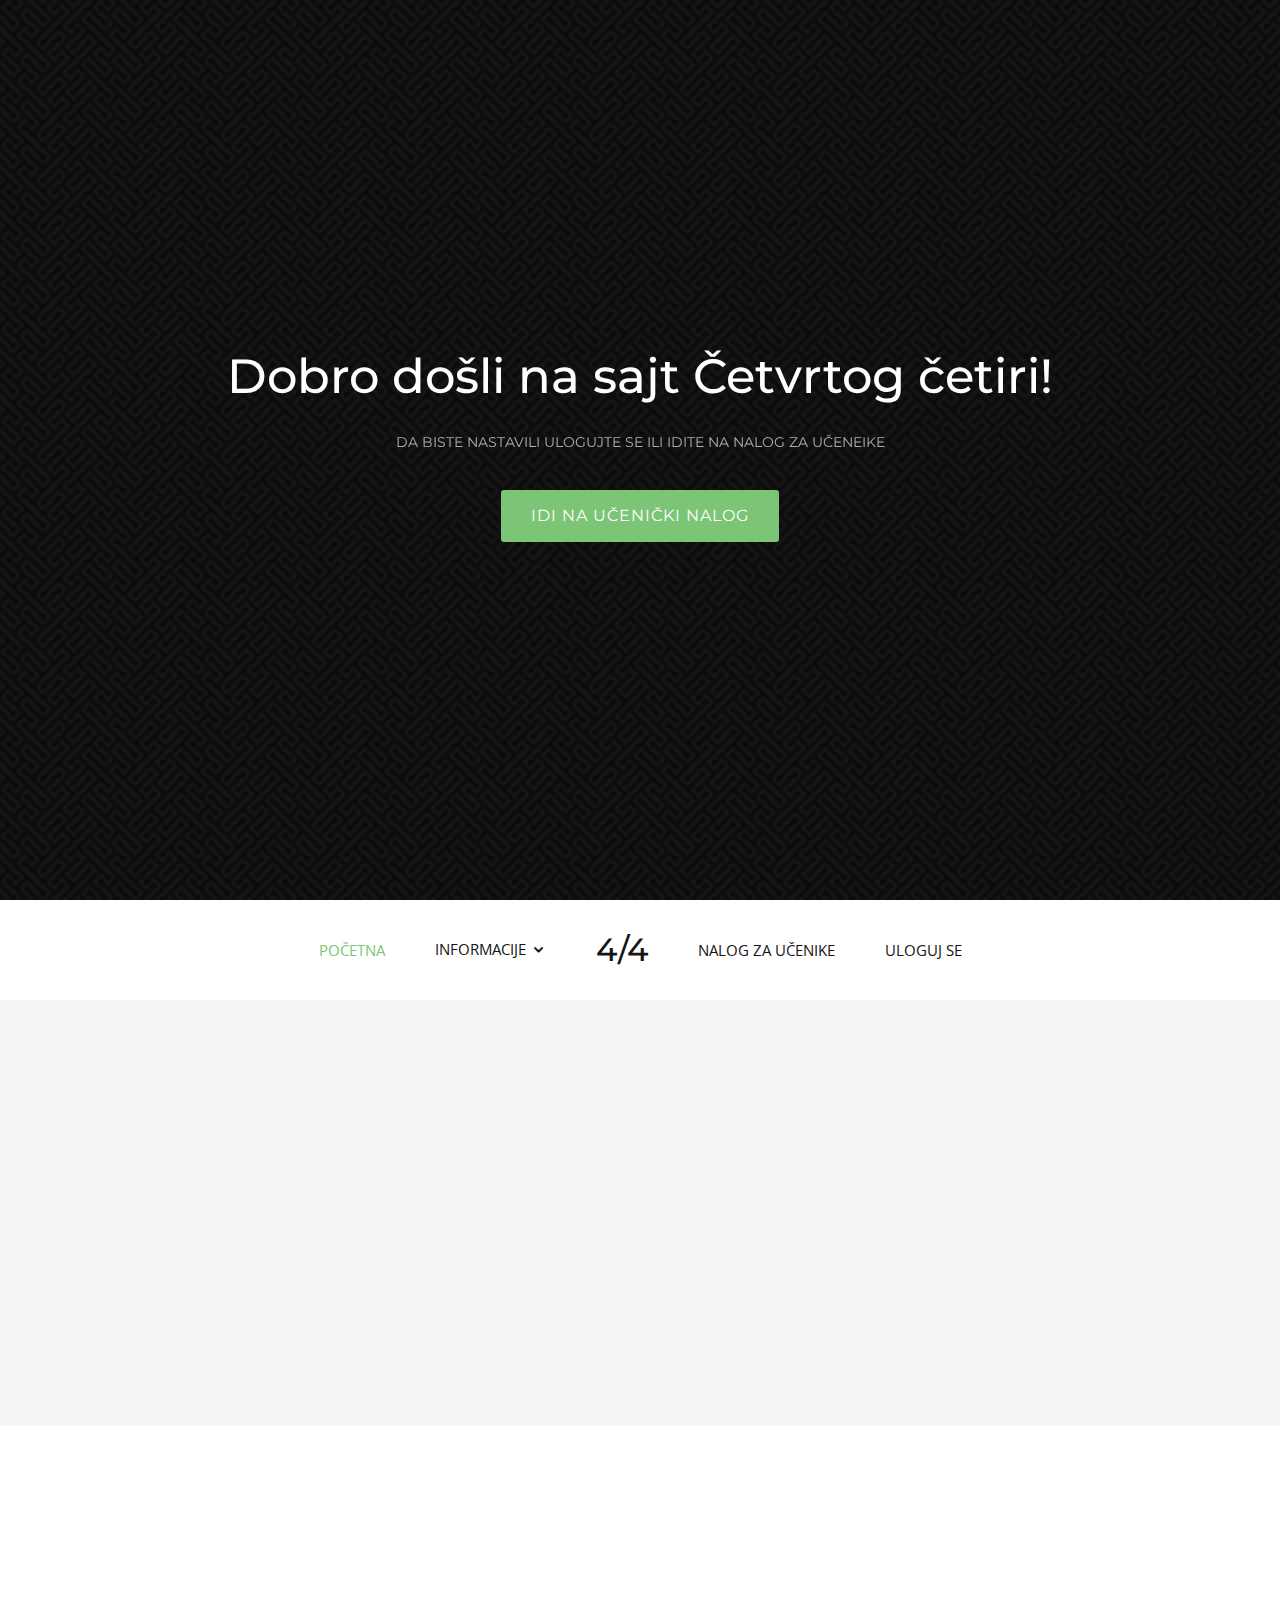
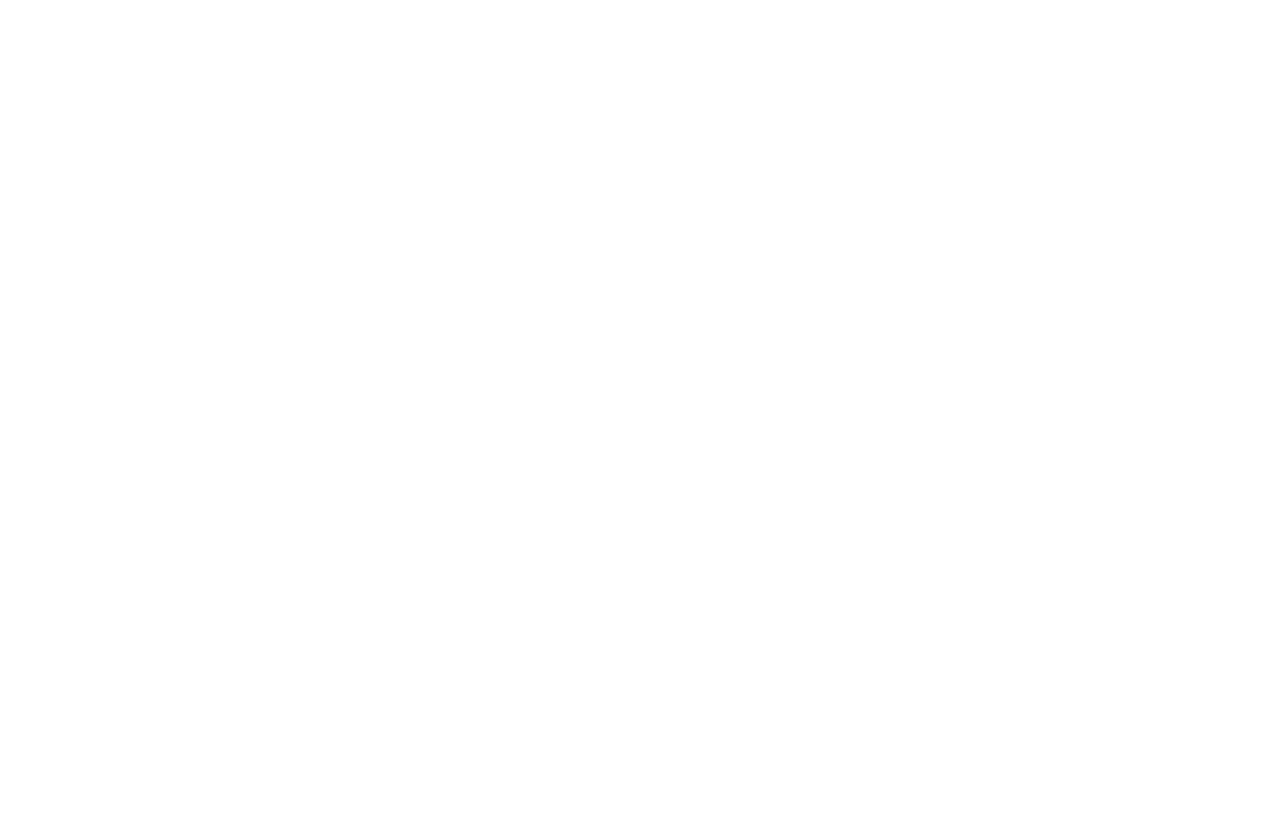
<file: index.html>
<!DOCTYPE html>
<html lang="en">

<head>
  <meta charset="utf-8">
  <meta content="width=device-width, initial-scale=1.0" name="viewport">
  <title>Četvrto četiri</title>
  <meta content="Oficionalni websajt cetvrtog cetiri napravljen za vreme " name="description">
  <meta content="4/4" name="keywords">
  <link href="assets/img/favicon.png" rel="icon">
  <link href="https://fonts.googleapis.com/css?family=Open+Sans:300,300i,400,400i,600,600i,700,700i|Montserrat:300,300i,400,400i,500,500i,600,600i,700,700i|Poppins:300,300i,400,400i,500,500i,600,600i,700,700i" rel="stylesheet">
  <link href="assets/vendor/bootstrap/css/bootstrap.min.css" rel="stylesheet">
  <link href="assets/vendor/icofont/icofont.min.css" rel="stylesheet">
  <link href="assets/vendor/boxicons/css/boxicons.min.css" rel="stylesheet">
  <link href="assets/vendor/venobox/venobox.css" rel="stylesheet">
  <link href="assets/vendor/owl.carousel/assets/owl.carousel.min.css" rel="stylesheet">
  <link href="assets/vendor/aos/aos.css" rel="stylesheet">
  <link href="assets/css/style.css" rel="stylesheet">
</head>
<body>
  <section id="hero">
    <div class="hero-container">
      <h1 data-aos="zoom-in">Dobro došli na sajt Četvrtog četiri!</h1>
      <h2 data-aos="fade-up">DA BISTE NASTAVILI ULOGUJTE SE ILI IDITE NA NALOG ZA UČENEIKE</h2>
      <a data-aos="fade-up" href="home/" class="btn-get-started scrollto">Idi na učenički nalog</a>
    </div>
  </section>
  <header id="header" class="d-flex align-items-center">
    <div class="container">
      <nav class="nav-menu d-none d-lg-block">
        <ul class="nav-inner">
          <li class="active"><a href="index.html">Početna</a></li>
          <li class="drop-down"><a href="">Informacije</a>
            <ul>
              <li><a href="#about">O kreatorima</a></li>
              <li class="drop-down"><a href="#">FAQ</a>
                <ul>
                  <li>Ako ovo ne radi samo skroluj dole.</li>
                  <li><a href="#faq1">Koja je svrha ovoga?</a></li>
                  <li><a href="#faq2">Ko je ovo napravio?</a></li>
                  <li><a href="#faq3">Da li mogu da postanem "contributor"?</a></li>
                  <li><a href="#faq4">Sta je "contributor"?</a></li>
                </ul>
              </li>
            </ul>
          </li>
          <li><a href="index.html"><h2>4/4</h2></a></li>
          <li><a href="home/">Nalog za učenike</a></li>
          <li><a href="login">Uloguj se</a></li>
        </ul>
      </nav>
    </div>
  </header>
  <main id="main">

    <section id="why-us" class="why-us">
      <div class="container-fluid">

        <div class="row">

          <div class="col-lg-7 order-2 order-lg-1 d-flex flex-column justify-content-center align-items-stretch">

            <div class="content" data-aos="fade-up">
              <h3>Korona virus u našoj školi</h3>
              <p>
                U našu zemlju stigao je korona virus, zbog toga moramo da poštujemo neke mere. Pogledaj video.
              </p>
            </div>

            <div class="accordion-list">
              <ul>
                <li data-aos="fade-up" data-aos-delay="100">
                  <a data-toggle="collapse" class="collapse" href="#accordion-list-1">Gde da dobijem informacije o virusu?<i class="bx bx-chevron-down icon-show"></i><i class="bx bx-chevron-up icon-close"></i></a>
                  <div id="accordion-list-1" class="collapse show" data-parent=".accordion-list">
                    <p>
                      Za više informacija o korona virusu posetite sajt <span>kovid.rs</span>.
                    </p>
                  </div>
                </li>

                <li data-aos="fade-up" data-aos-delay="200">
                  <a data-toggle="collapse" href="#accordion-list-2" class="collapsed">Koje su to mere?<i class="bx bx-chevron-down icon-show"></i><i class="bx bx-chevron-up icon-close"></i></a>
                  <div id="accordion-list-2" class="collapse" data-parent=".accordion-list">
                    <p>
                      Klikni na dugme pored da bi pustio video na kom je sve objašnjeno.
                    </p>
                  </div>
                </li>
              </ul>
            </div>

          </div>

          <div class="col-lg-5 order-1 order-lg-2 align-items-stretch video-box" style='background-image: url("assets/img/corona.jpg");' data-aos="zoom-in">
            <a href="https://youtube.com/watch?v=C6cU_OyBTuk" class="venobox play-btn mb-4" data-vbtype="video" data-autoplay="true"></a>
          </div>

        </div>

      </div>
    </section>
    <section id="about" class="about">
      <div class="container">
        <div class="section-title" data-aos="fade-up">
          <h2>Prednosti ovog sajta</h2>
          <p></p>
        </div>
        <div class="row">
          <div class="col-lg-6" data-aos="fade-right">
            <div class="image">
              <img src="assets/img/about.jpg" class="img-fluid" alt="">
            </div>
          </div>
          <div class="col-lg-6" data-aos="fade-left">
            <div class="content pt-4 pt-lg-0 pl-0 pl-lg-3 ">
              <p class="font-italic">
                Prednosti ovog sajta su navedene su dole.
              </p>
              <ul>
                <li><i class="bx bx-check-double"></i> Brzo širenje informacija</li>
                <li><i class="bx bx-check-double"></i> Razni alati za učenike i učitelje(uskoro)</li>
                <li><i class="bx bx-check-double"></i> Dopisivanje sa drugim učenicima ili učitljima</li>
                <li><i class="bx bx-check-double"></i> Online video i audio pozivi</li>
              </ul>
            </div>
          </div>
        </div>

      </div>
    </section>    
    <section id="faq" class="faq">
      <div class="container">

        <div class="section-title" data-aos="fade-up">
          <h2>Frequently Asked Questions</h2>
        </div>

        <ul class="faq-list">

          <li data-aos="fade-up">
            <a data-toggle="collapse" class="collapsed" href="#faq1">Koja je svrha ovoga?<i class="bx bx-chevron-down icon-show"></i><i class="bx bx-x icon-close"></i></a>
            <div id="faq1" class="collapse" data-parent=".faq-list">
              <p>
                Svrha ovog sajta je da mozemo lakse da komuniciramo o školi. Takođe da uciteljima i učenicima damo razne alatke kao sto su online tabla, školski virtualni asistent, pristup informacijama o školii našem odeljenju,...
              </p>
            </div>
          </li>

          <li data-aos="fade-up" data-aos-delay="100">
            <a data-toggle="collapse" href="#faq2" class="collapsed">Ko je napravio ovo?<i class="bx bx-chevron-down icon-show"></i><i class="bx bx-x icon-close"></i></a>
            <div id="faq2" class="collapse" data-parent=".faq-list">
              <p>
                Ovaj vebsajt je u glavnom napravljen od strane Bogdana Pavlovica (programiranje itd.) i Alekse Ruzića(dizajn logo-i) 
              </p>
            </div>
          </li>

          <li data-aos="fade-up" data-aos-delay="200">
            <a data-toggle="collapse" href="#faq3" class="collapsed">Da li mogu da postanem "contributor"?<i class="bx bx-chevron-down icon-show"></i><i class="bx bx-x icon-close"></i></a>
            <div id="faq3" class="collapse" data-parent=".faq-list">
              <p>
                Da, samo nas kontaktiraj i pošalji sta si hteo da dodamo(to može da bude logo, UI, UX, back-end, front-end, dizajn za sajt,...)
              </p>
            </div>
          </li>
          <li data-aos="fade-up" data-aos-delay="300">
            <a data-toggle="collapse" href="#faq4" class="collapsed">Sta je "contributor"?<i class="bx bx-chevron-down icon-show"></i><i class="bx bx-x icon-close"></i></a>
            <div id="faq4" class="collapse" data-parent=".faq-list">
              <p>
                Contributor je osoba koja svojim znanjem moze da pomogne nekom projektu(ovo je ukratko, a ako želite da znate više idite na Github i saznacete).
              </p>
            </div>
          </li>
        </ul>

      </div>
    </section>
  </main>

  <a href="#" class="back-to-top"><i class="icofont-simple-up"></i></a>
  <script src="assets/vendor/jquery/jquery.min.js"></script>
  <script src="assets/vendor/bootstrap/js/bootstrap.bundle.min.js"></script>
  <script src="assets/vendor/jquery.easing/jquery.easing.min.js"></script>
  <script src="assets/vendor/jquery-sticky/jquery.sticky.js"></script>
  <script src="assets/vendor/venobox/venobox.min.js"></script>
  <script src="assets/vendor/isotope-layout/isotope.pkgd.min.js"></script>
  <script src="assets/vendor/owl.carousel/owl.carousel.min.js"></script>
  <script src="assets/vendor/aos/aos.js"></script>
  <script src="assets/js/main.js"></script>
</body>
</html>
</file>
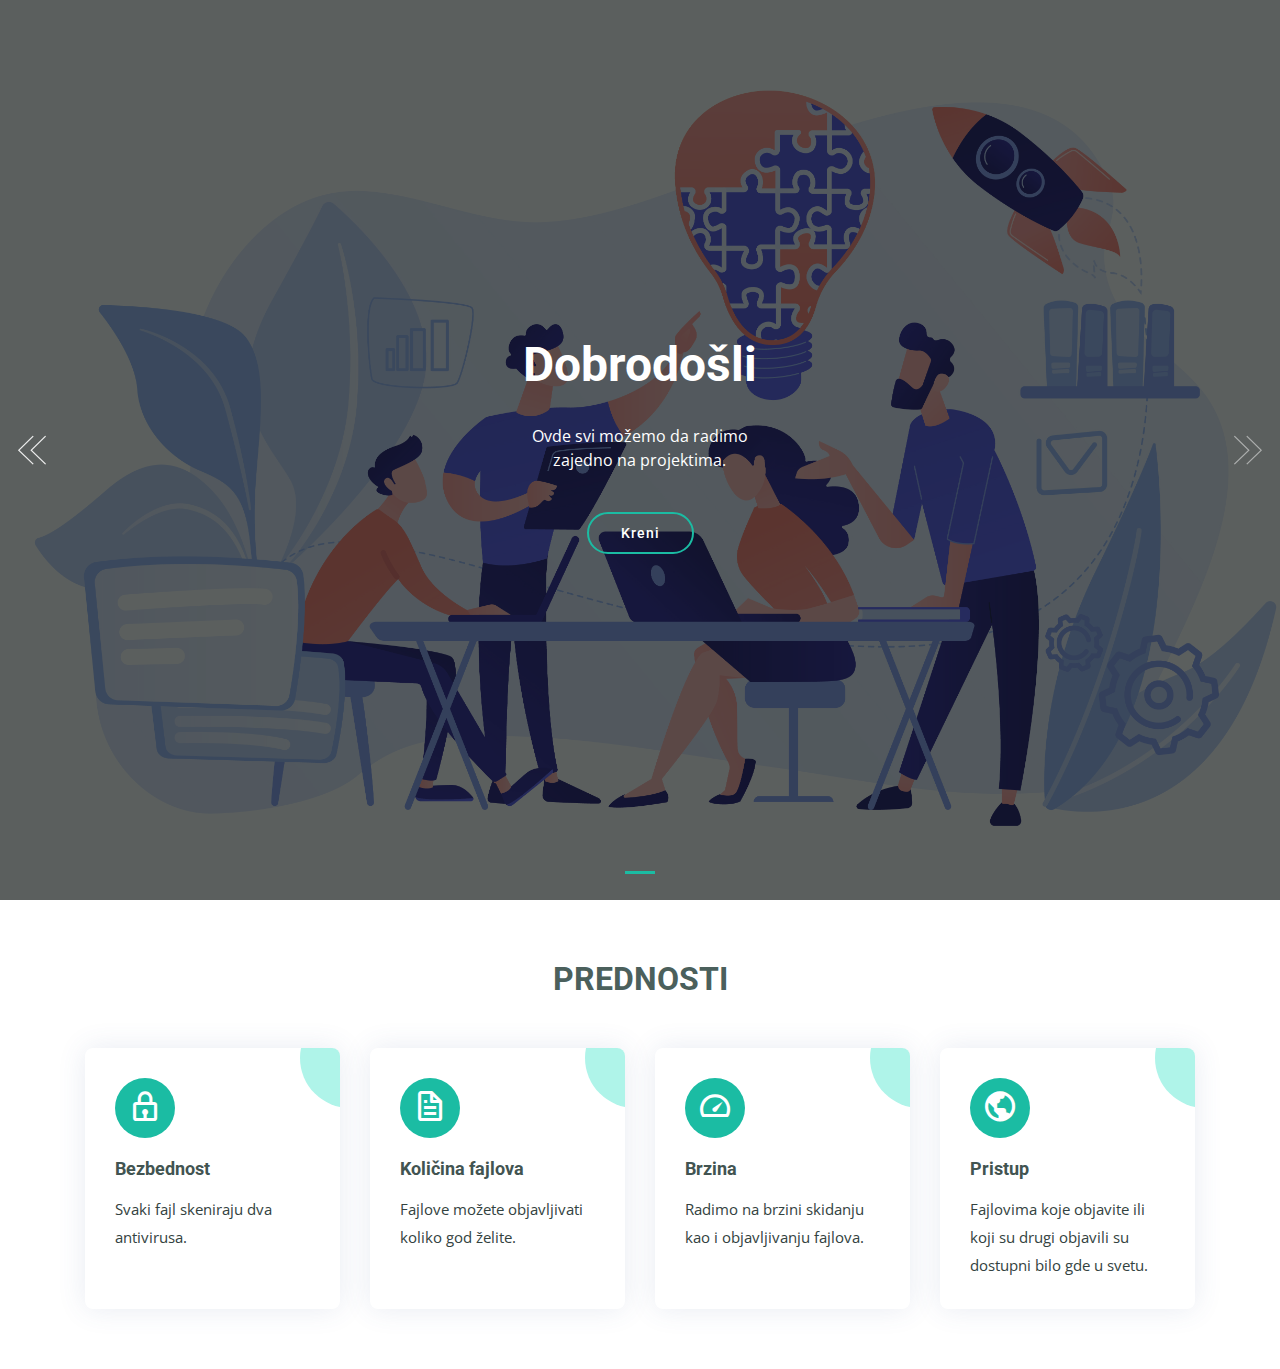
<file: files/index.html>
<!DOCTYPE html>
<html lang="en">

<head>
  <meta charset="utf-8">
  <meta content="width=device-width, initial-scale=1.0" name="viewport">
  <title>Baza fajlova</title>
  <meta content="" name="description">
  <meta content="" name="keywords">
  <link href="https://fonts.googleapis.com/css?family=Open+Sans:300,300i,400,400i,600,600i,700,700i|Roboto:300,300i,400,400i,500,500i,700,700i|Poppins:300,300i,400,400i,500,500i,600,600i,700,700i" rel="stylesheet">
  <link href="assets/vendor/bootstrap/css/bootstrap.min.css" rel="stylesheet">
  <link href="assets/vendor/icofont/icofont.min.css" rel="stylesheet">
  <link href="assets/vendor/boxicons/css/boxicons.min.css" rel="stylesheet">
  <link href="assets/vendor/animate.css/animate.min.css" rel="stylesheet">
  <link href="assets/vendor/owl.carousel/assets/owl.carousel.min.css" rel="stylesheet">
  <link href="assets/vendor/venobox/venobox.css" rel="stylesheet">
  <link href="assets/css/style.css" rel="stylesheet">
</head>
<body>
  <section id="hero">
    <div class="hero-container">
      <div id="heroCarousel" class="carousel slide carousel-fade" data-ride="carousel">
        <ol class="carousel-indicators" id="hero-carousel-indicators"></ol>
        <div class="carousel-inner" role="listbox">
          <div class="carousel-item active">
            <div class="carousel-background"><img src="assets/img/team.jpg" alt=""></div>
            <div class="carousel-container">
              <div class="carousel-content">
                <h2 class="animate__animated animate__fadeInDown">Dobrodošli</h2>
                <p class="animate__animated animate__fadeInUp">Ovde svi možemo da radimo zajedno na projektima.</p>
                <a href="baza/" class="btn-get-started animate__animated animate__fadeInUp scrollto">Kreni</a>
              </div>
            </div>
          </div>
        </div>

        <a class="carousel-control-prev" href="#heroCarousel" role="button" data-slide="prev">
          <span class="carousel-control-prev-icon icofont-thin-double-left" aria-hidden="true"></span>
          <span class="sr-only">Previous</span>
        </a>

        <a class="carousel-control-next" href="#heroCarousel" role="button" data-slide="next">
          <span class="carousel-control-next-icon icofont-thin-double-right" aria-hidden="true"></span>
          <span class="sr-only">Next</span>
        </a>

      </div>
    </div>
  </section>
  <main id="main">
    <section id="services" class="services">
      <div class="container">

        <div class="section-title">
          <h2>Prednosti</h2>
        </div>
        <div class="row">
          <div class="col-md-6 col-lg-3 d-flex align-items-stretch mb-5 mb-lg-0">
            <div class="icon-box">
              <div class="icon"><i class="bx bx-lock"></i></div>
              <h4 class="title"><a href="">Bezbednost</a></h4>
              <p class="description">Svaki fajl skeniraju dva antivirusa.</p>
            </div>
          </div>

          <div class="col-md-6 col-lg-3 d-flex align-items-stretch mb-5 mb-lg-0">
            <div class="icon-box">
              <div class="icon"><i class="bx bx-file"></i></div>
              <h4 class="title"><a href="">Količina fajlova</a></h4>
              <p class="description">Fajlove možete objavljivati koliko god želite.</p>
            </div>
          </div>
          <div class="col-md-6 col-lg-3 d-flex align-items-stretch mb-5 mb-lg-0">
            <div class="icon-box">
              <div class="icon"><i class="bx bx-tachometer"></i></div>
              <h4 class="title"><a href="">Brzina</a></h4>
              <p class="description">Radimo na brzini skidanju kao i objavljivanju fajlova.</p>
            </div>
          </div>
          <div class="col-md-6 col-lg-3 d-flex align-items-stretch mb-5 mb-lg-0">
            <div class="icon-box">
              <div class="icon"><i class="bx bx-world"></i></div>
              <h4 class="title"><a href="">Pristup</a></h4>
              <p class="description">Fajlovima koje objavite ili koji su drugi objavili su dostupni bilo gde u svetu.</p>
            </div>
          </div>

        </div>

      </div>
    </section><!-- End Our Services Section -->



  <a href="#" class="back-to-top"><i class="icofont-simple-up"></i></a>

  <!-- Vendor JS Files -->
  <script src="assets/vendor/jquery/jquery.min.js"></script>
  <script src="assets/vendor/bootstrap/js/bootstrap.bundle.min.js"></script>
  <script src="assets/vendor/jquery.easing/jquery.easing.min.js"></script>
  <script src="assets/vendor/jquery-sticky/jquery.sticky.js"></script>
  <script src="assets/vendor/waypoints/jquery.waypoints.min.js"></script>
  <script src="assets/vendor/counterup/counterup.min.js"></script>
  <script src="assets/vendor/isotope-layout/isotope.pkgd.min.js"></script>
  <script src="assets/vendor/owl.carousel/owl.carousel.min.js"></script>
  <script src="assets/vendor/venobox/venobox.min.js"></script>

  <!-- Template Main JS File -->
  <script src="assets/js/main.js"></script>

</body>

</html>
</file>
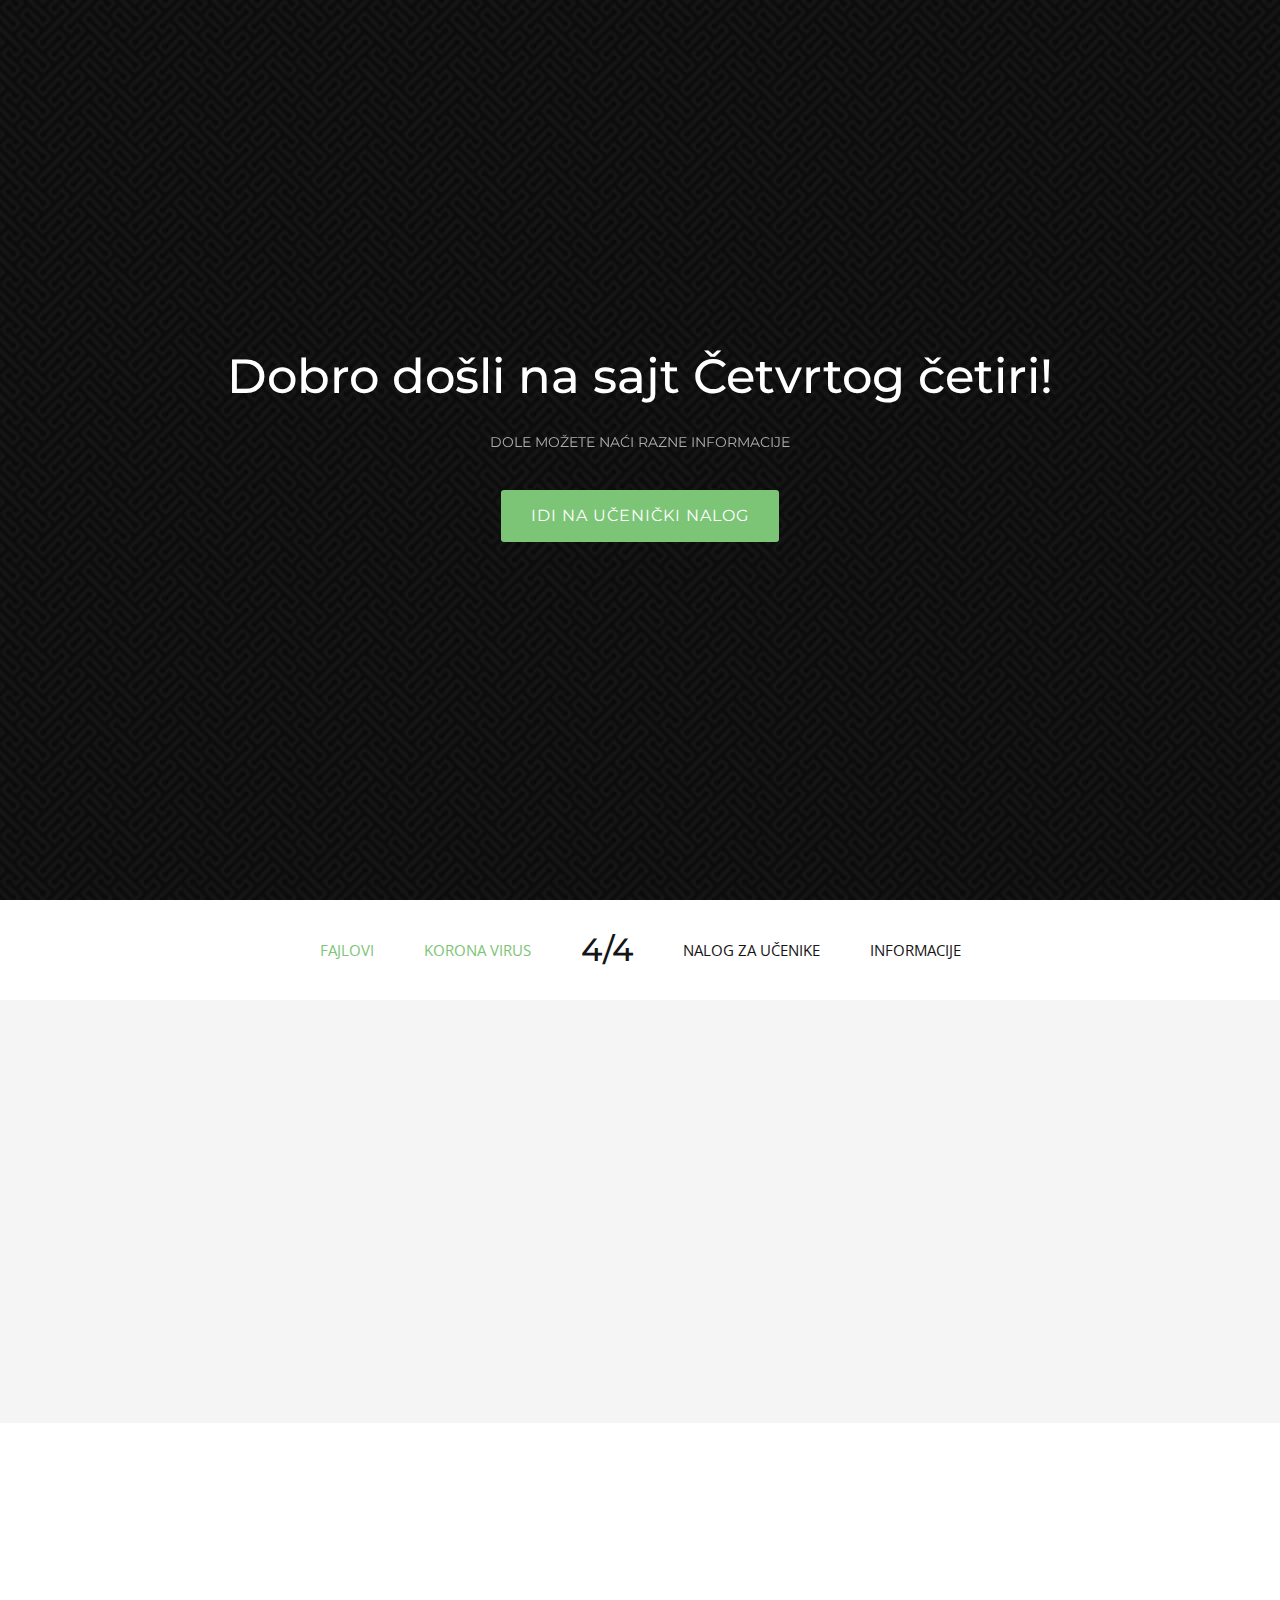
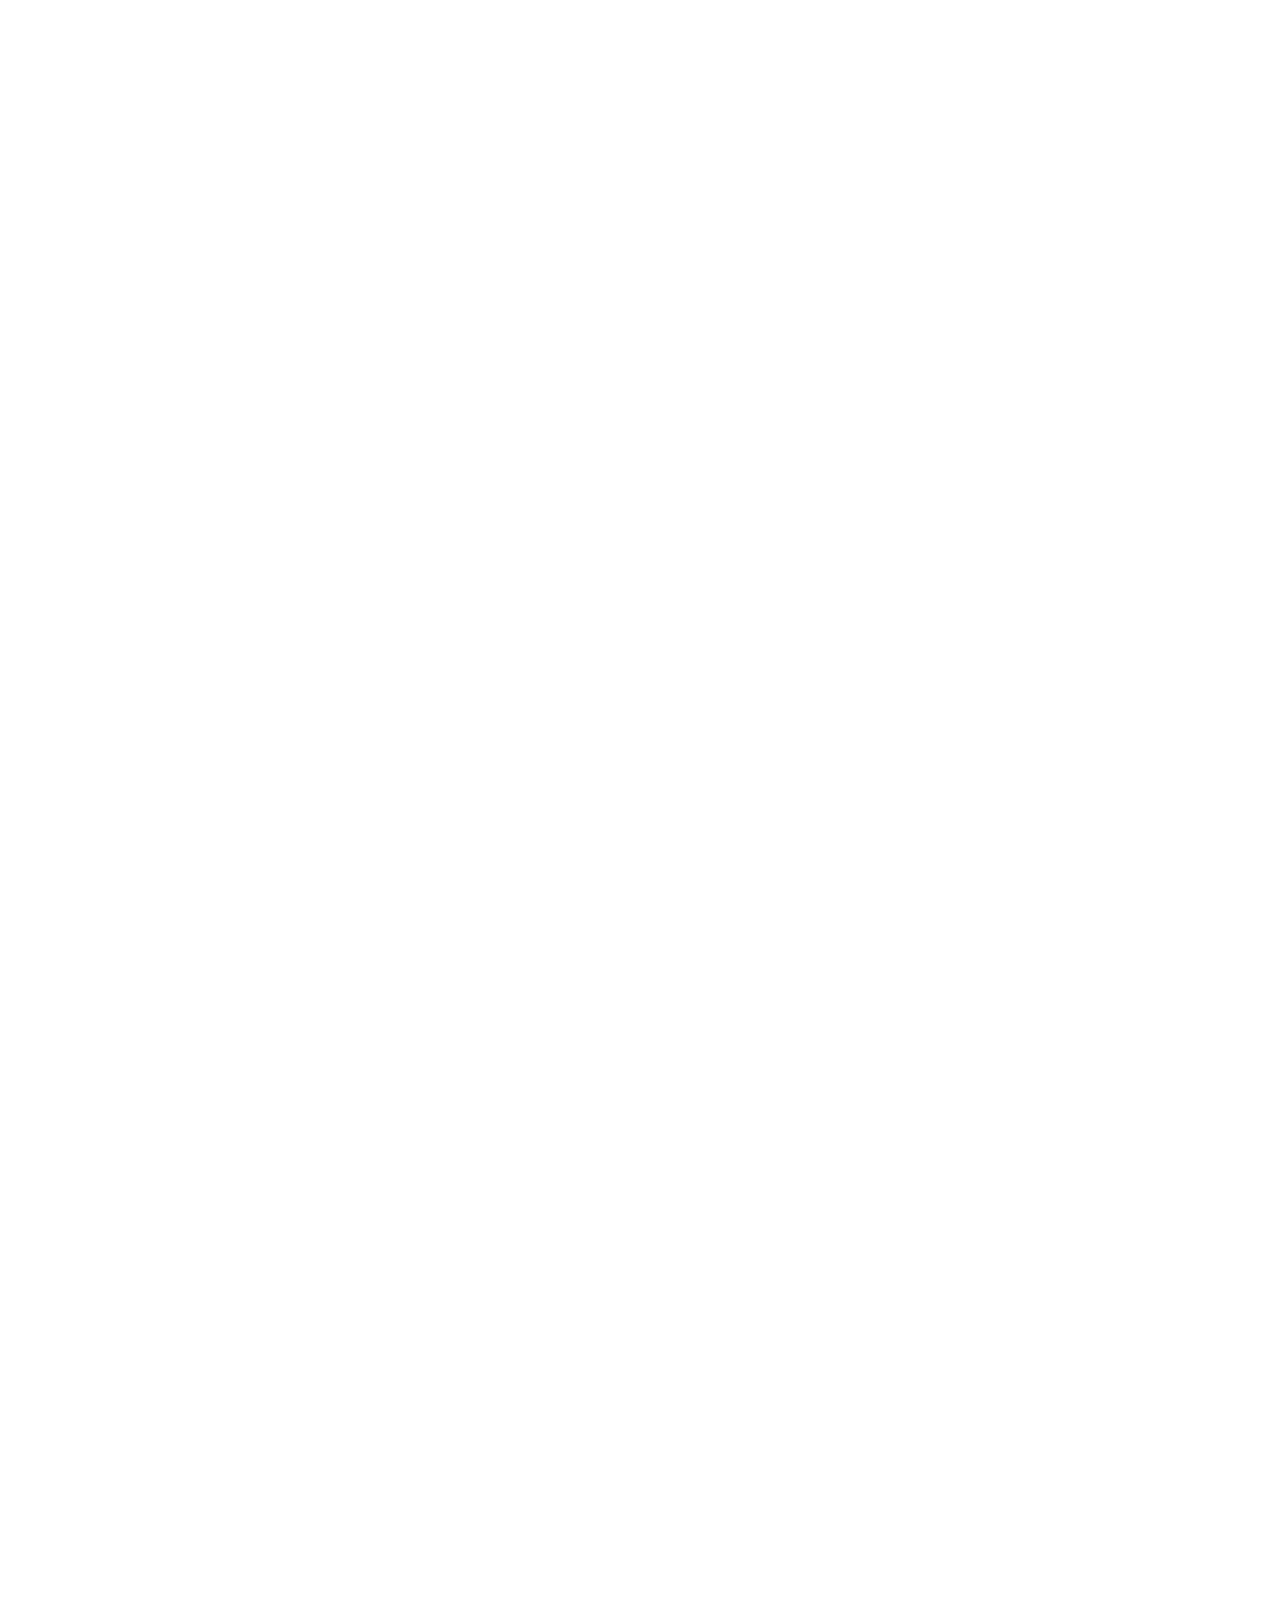
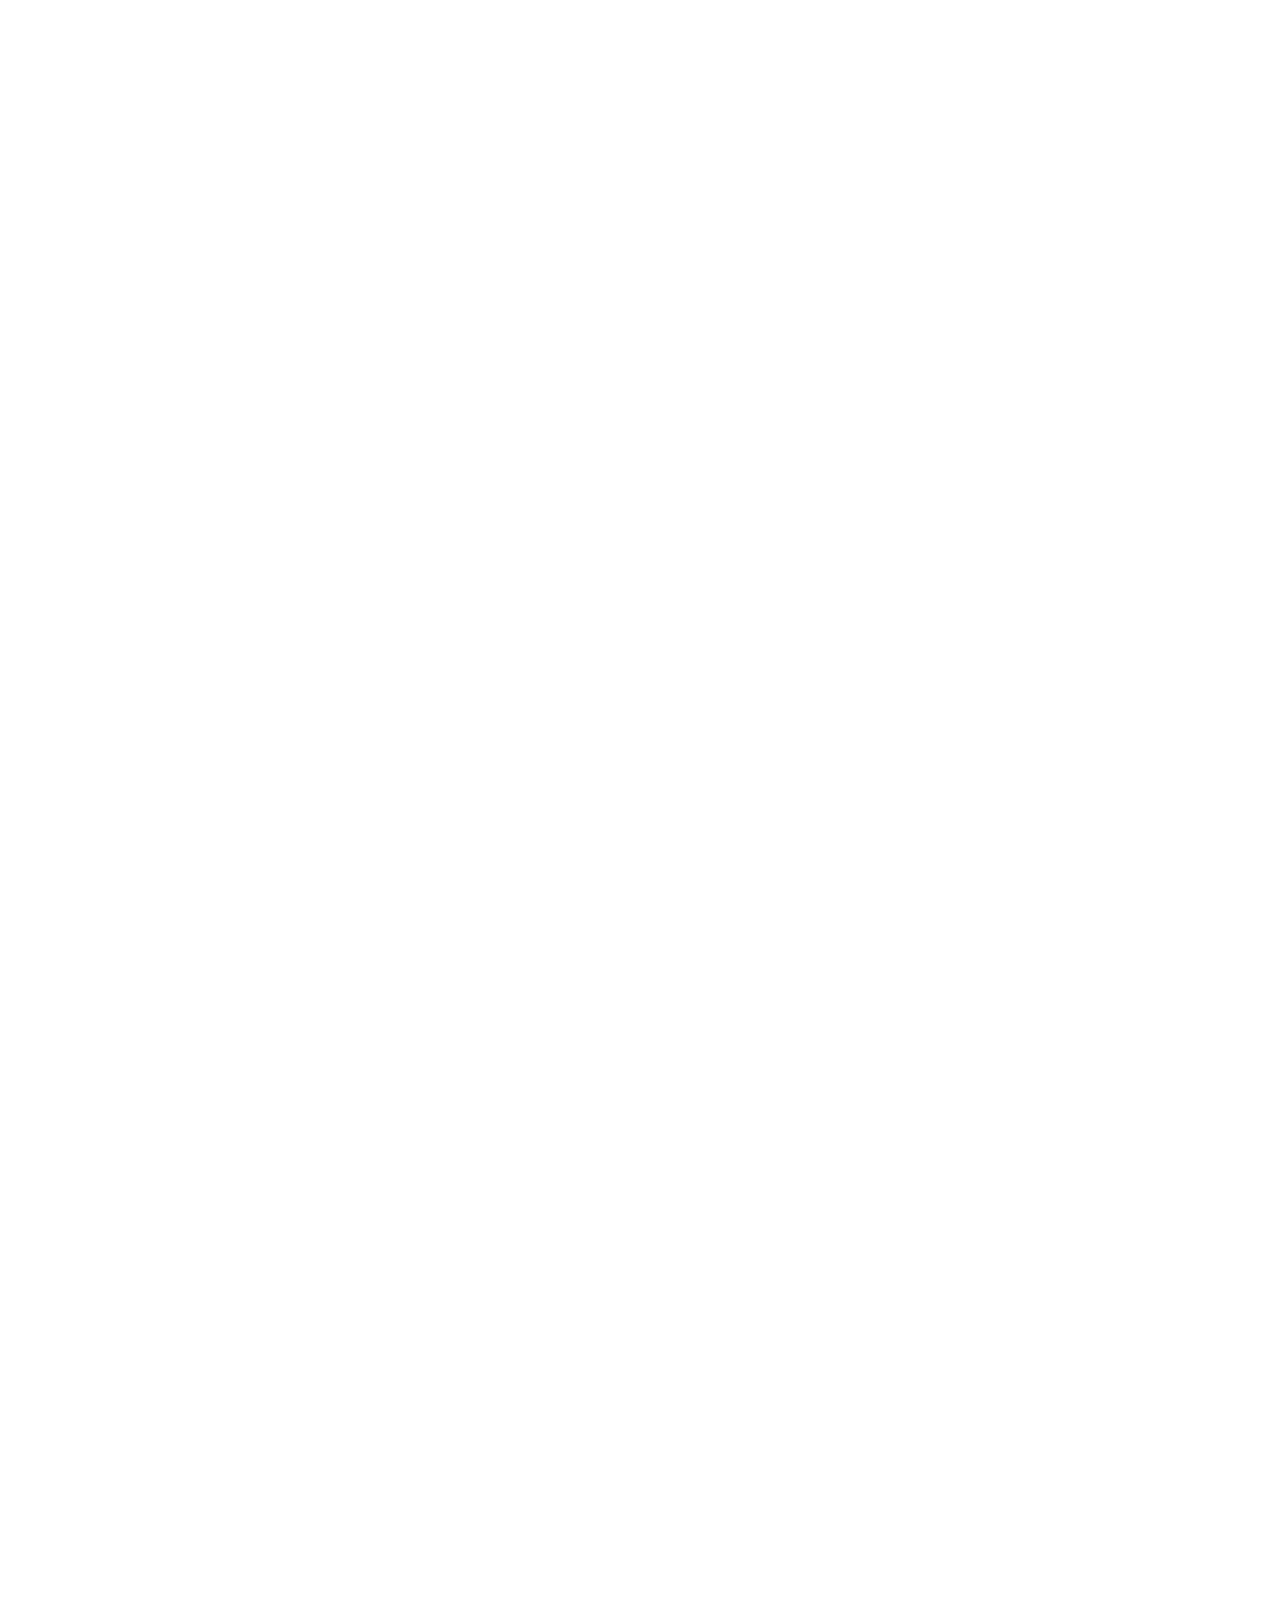
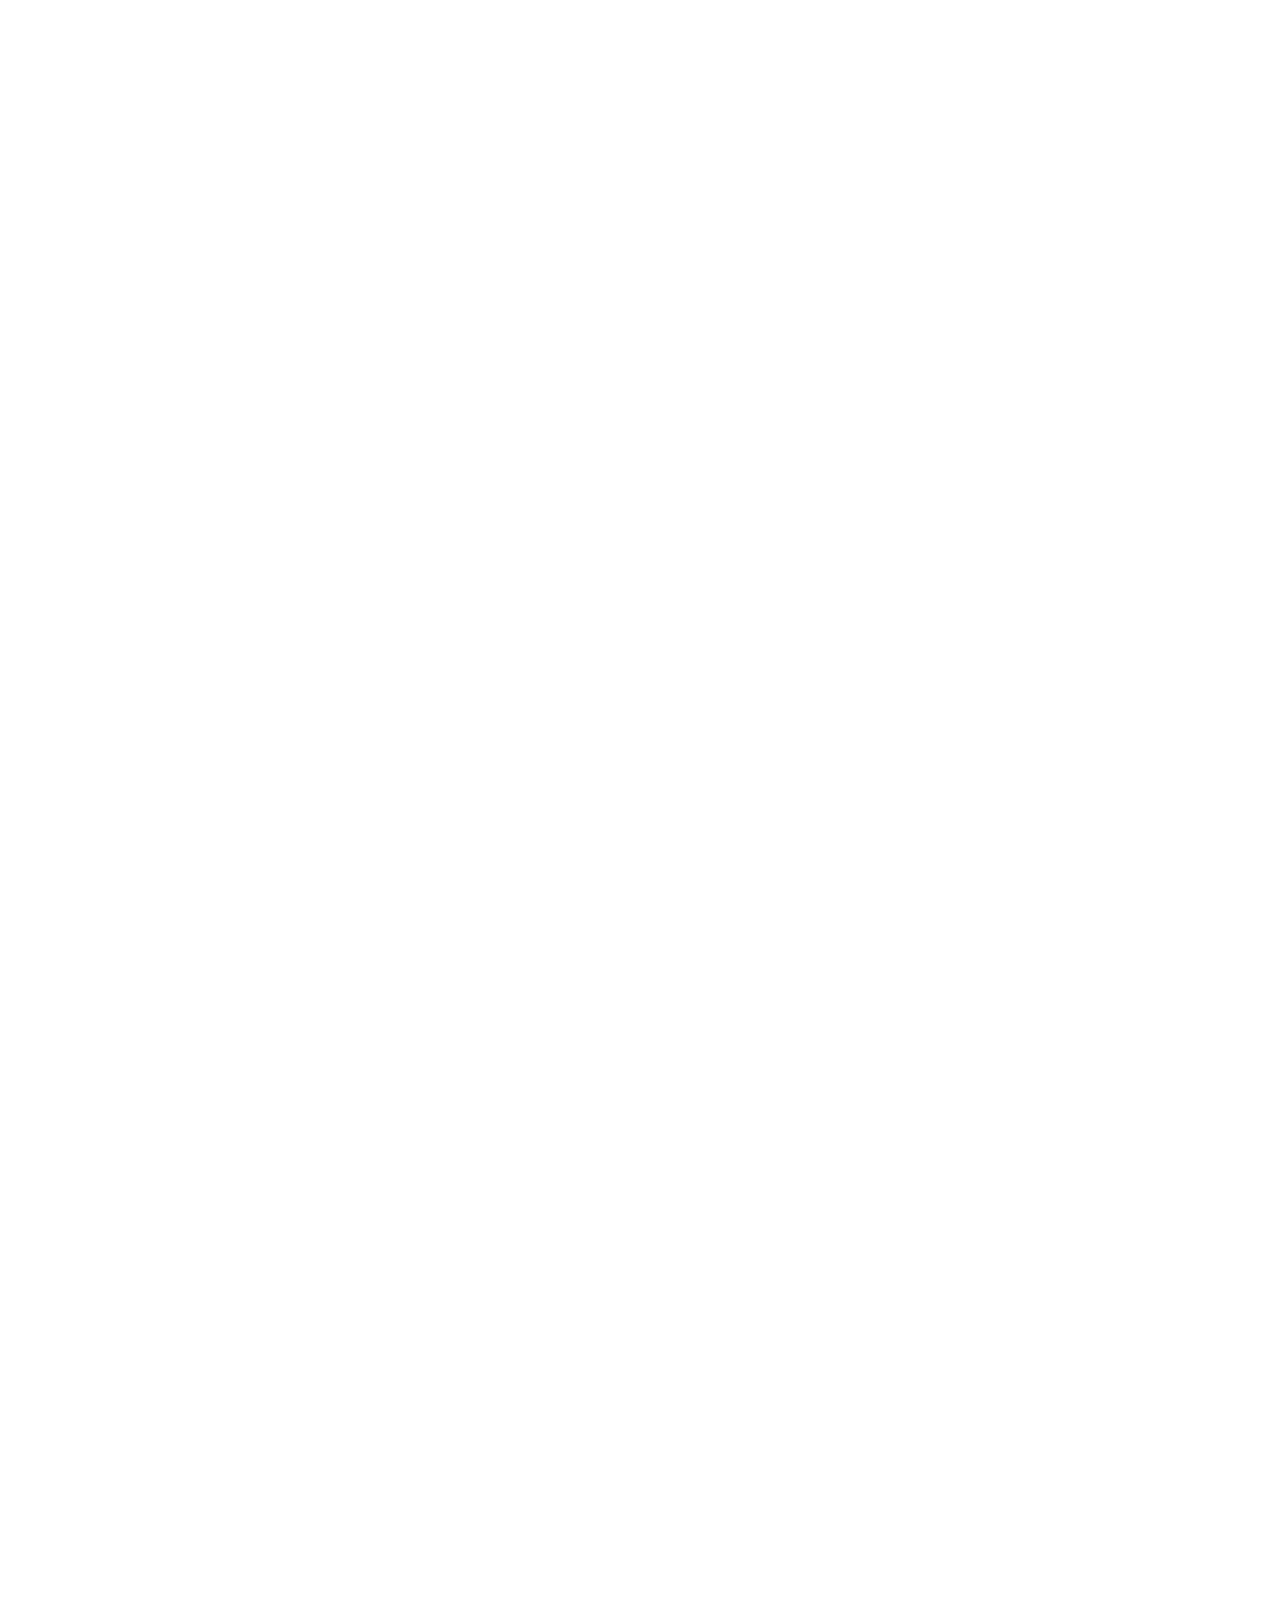
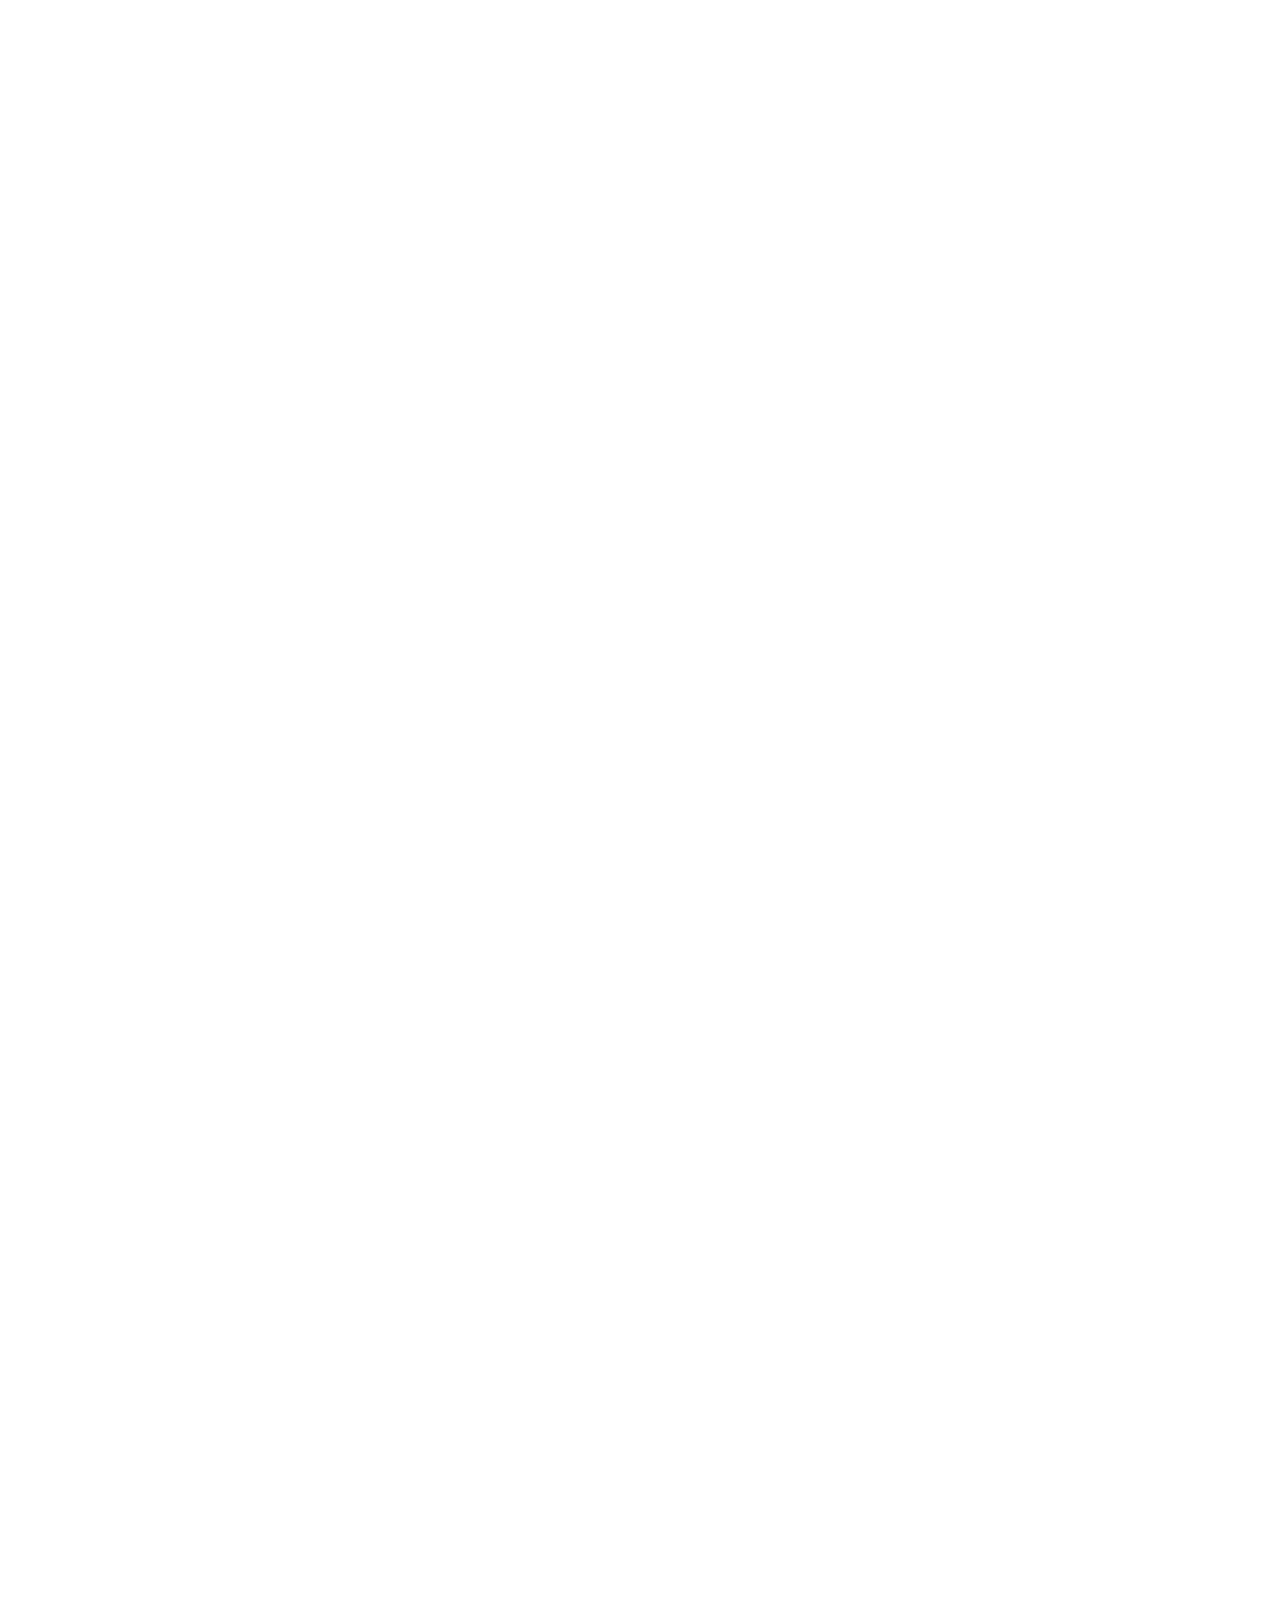
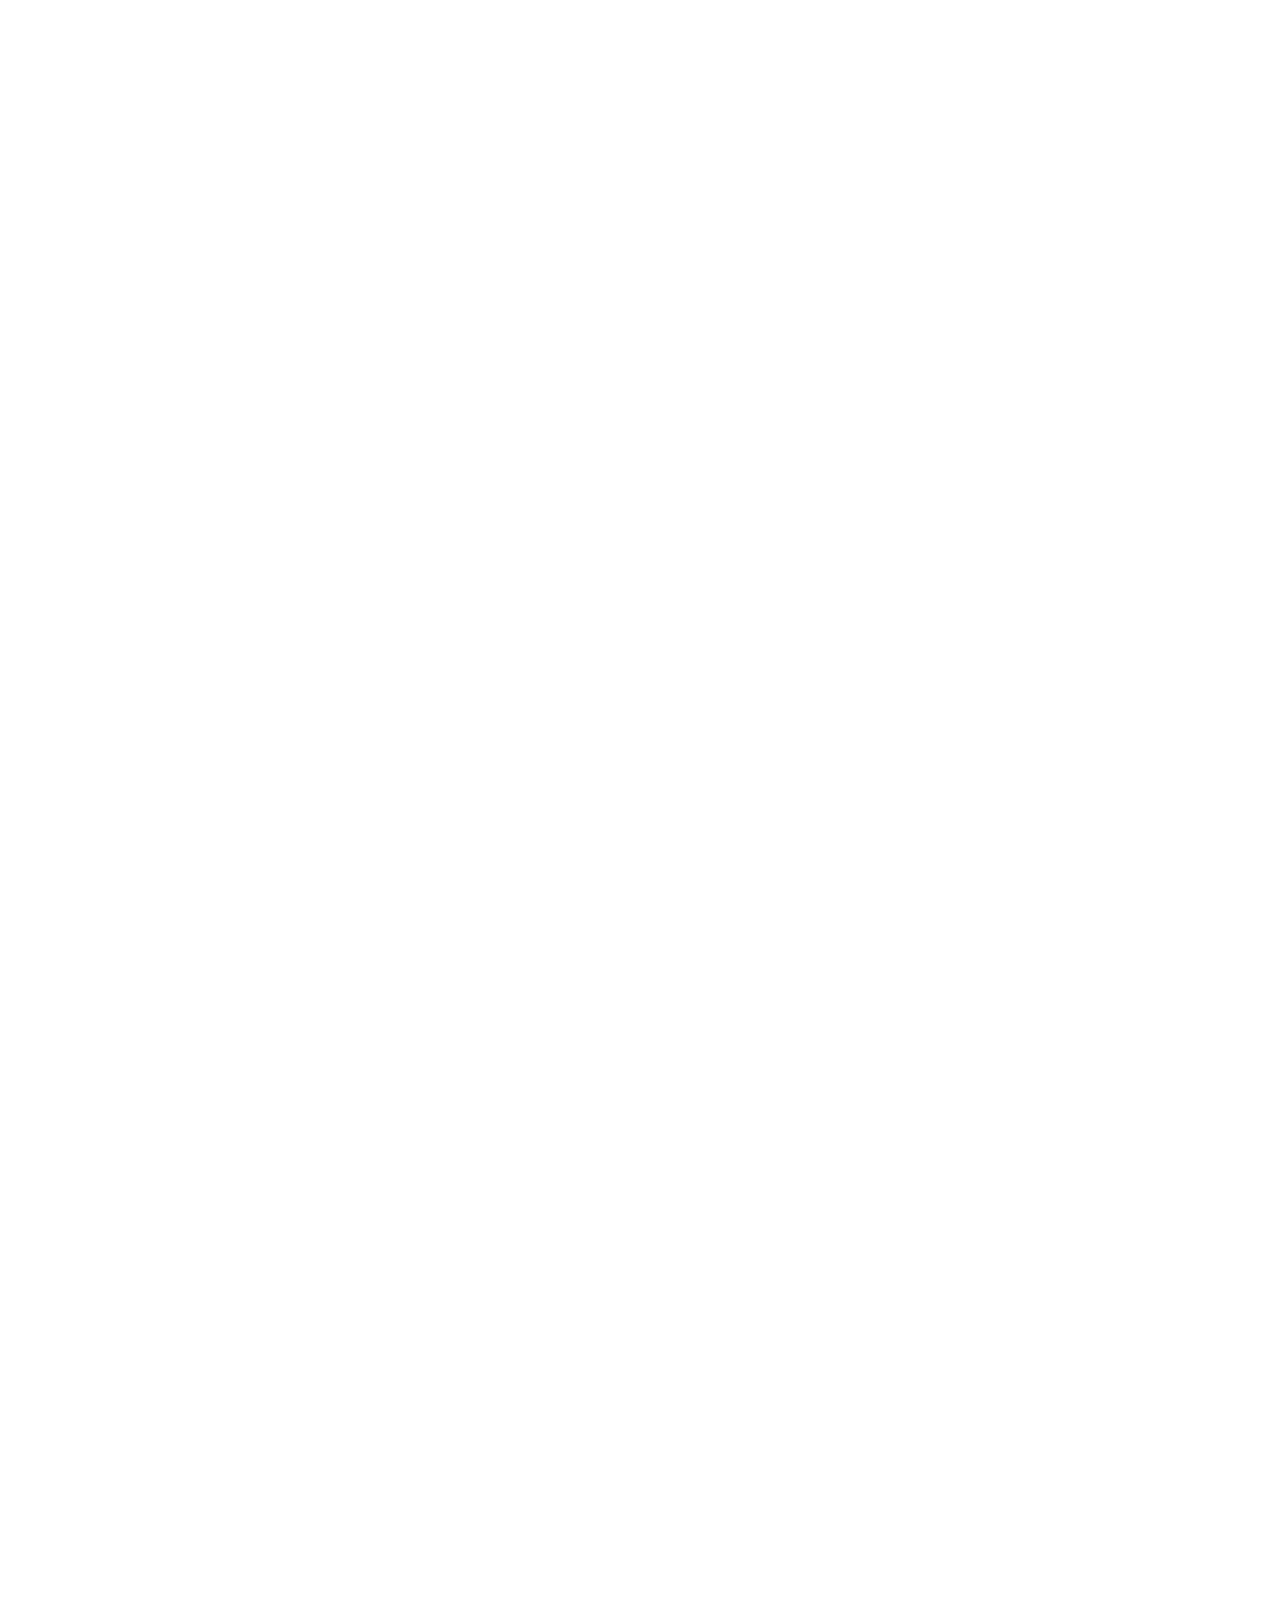
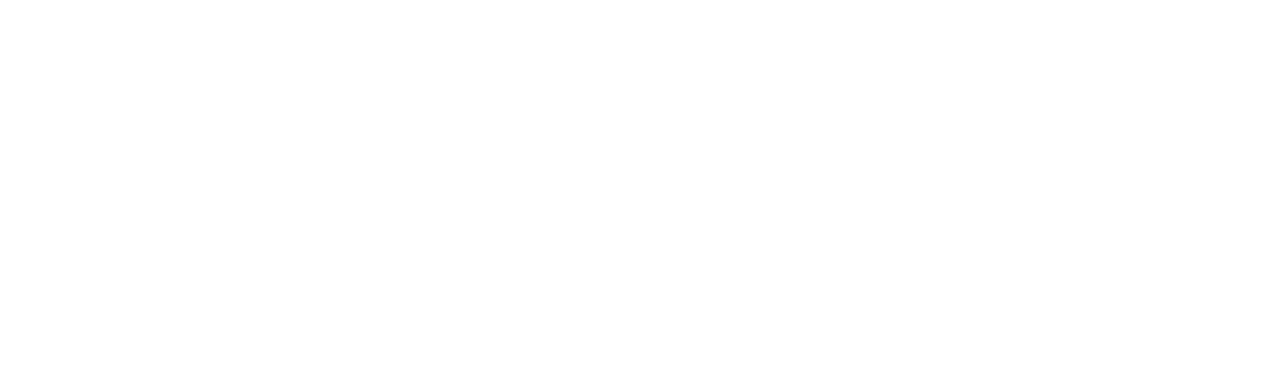
<file: home/index.html>
<!DOCTYPE html>
<html lang="en">

<head>
  <meta charset="utf-8">
  <meta content="width=device-width, initial-scale=1.0" name="viewport">
  <title>Četvrto četiri</title>
  <meta content="Oficionalni websajt cetvrtog cetiri napravljen za vreme " name="description">
  <meta content="4/4" name="keywords">
  <link href="assets/img/favicon.png" rel="icon">
  <link href="https://fonts.googleapis.com/css?family=Open+Sans:300,300i,400,400i,600,600i,700,700i|Montserrat:300,300i,400,400i,500,500i,600,600i,700,700i|Poppins:300,300i,400,400i,500,500i,600,600i,700,700i" rel="stylesheet">
  <link href="assets/vendor/bootstrap/css/bootstrap.min.css" rel="stylesheet">
  <link href="assets/vendor/icofont/icofont.min.css" rel="stylesheet">
  <link href="assets/vendor/boxicons/css/boxicons.min.css" rel="stylesheet">
  <link href="assets/vendor/venobox/venobox.css" rel="stylesheet">
  <link href="assets/vendor/owl.carousel/assets/owl.carousel.min.css" rel="stylesheet">
  <link href="assets/vendor/aos/aos.css" rel="stylesheet">
  <link href="assets/css/style.css" rel="stylesheet">
</head>
<body>
  <section id="hero">
    <div class="hero-container">
      <h1 data-aos="zoom-in">Dobro došli na sajt Četvrtog četiri!</h1>
      <h2 data-aos="fade-up">Dole možete naći razne informacije</h2>
      <a data-aos="fade-up" href="../home/" class="btn-get-started scrollto">Idi na učenički nalog</a>
    </div>
  </section>
  <header id="header" class="d-flex align-items-center">
    <div class="container">
      <nav class="nav-menu d-none d-lg-block">
        <ul class="nav-inner">
          <li class="active"><a href="../files/">Fajlovi</a></li>
          <li class="active"><a href="#">Korona Virus</a></li>
          <li><a href="../home/"><h2>4/4</h2></a></li>
          <li><a href="../home/">Nalog za učenike</a></li>
          <li><a href="#about">Informacije</a></li>
        </ul>
      </nav>
    </div>
  </header>
  <main id="main">
    <section id="why-us" class="why-us">
      <div class="container-fluid">

        <div class="row">

          <div class="col-lg-7 order-2 order-lg-1 d-flex flex-column justify-content-center align-items-stretch">

            <div class="content" data-aos="fade-up">
              <h3>Korona virus u našoj školi</h3>
              <p>
                U našu zemlju stigao je korona virus, zbog toga moramo da poštujemo neke mere. Pogledaj video.
              </p>
            </div>

            <div class="accordion-list">
              <ul>
                <li data-aos="fade-up" data-aos-delay="100">
                  <a data-toggle="collapse" class="collapse" href="#accordion-list-1">Gde da dobijem informacije o virusu?<i class="bx bx-chevron-down icon-show"></i><i class="bx bx-chevron-up icon-close"></i></a>
                  <div id="accordion-list-1" class="collapse show" data-parent=".accordion-list">
                    <p>
                      Za više informacija o korona virusu posetite sajt kovid.rs.
                    </p>
                  </div>
                </li>

                <li data-aos="fade-up" data-aos-delay="200">
                  <a data-toggle="collapse" href="#accordion-list-2" class="collapsed">Koje su to mere?<i class="bx bx-chevron-down icon-show"></i><i class="bx bx-chevron-up icon-close"></i></a>
                  <div id="accordion-list-2" class="collapse" data-parent=".accordion-list">
                    <p>
                      Klikni na dugme pored da bi pustio video na kom je sve objašnjeno.
                    </p>
                  </div>
                </li>
              </ul>
            </div>

          </div>

          <div class="col-lg-5 order-1 order-lg-2 align-items-stretch video-box" style='background-image: url("assets/img/corona.jpg");' data-aos="zoom-in">
            <a href="https://youtube.com/watch?v=C6cU_OyBTuk" class="venobox play-btn mb-4" data-vbtype="video" data-autoplay="true"></a>
          </div>

        </div>

      </div>
    </section>
    <section id="about" class="about">
      <div class="container">
        <div class="section-title" data-aos="fade-up">
          <h2>Informacije</h2>
          <p></p>
        </div>
        <div class="row">
          <div class="col-lg-6" data-aos="fade-right">
            <div class="image">
              <img src="assets/img/vesti.jpg" class="img-fluid" alt="">
            </div>
          </div>
          <div class="col-lg-6" data-aos="fade-left">
            <div class="content pt-4 pt-lg-0 pl-0 pl-lg-3 ">
              <p class="font-italic">
              Informacije o školovanju u Srbiji i našem odeljenju.
              </p>
              <ul>
                <li><i class="bx bx-message-square-error"></i> U Srbiji se u ponedeljak ne prelazi na onlajn nastavu</li>
                <li><i class="bx bx-message-square-error"></i> Još uvek nema puno informacija ali ću dodavati</li>
              </ul>
            </div>
          </div>
        </div>
      </div>
    </section>    
    <section id="about" class="about">
        <div class="container">
          <div class="section-title" data-aos="fade-up">
            <h2>Novosti o sajtu</h2>
            <p></p>
          </div>
          <div class="row">
            <div class="col-lg-6" data-aos="fade-right">
              <div class="image">
                <img src="assets/img/about.jpg" class="img-fluid" alt="">
              </div>
            </div>
            <div class="col-lg-6" data-aos="fade-left">
              <div class="content pt-4 pt-lg-0 pl-0 pl-lg-3 ">
                <p class="font-italic">
                    Uskoro će biti dodano na sajt:
                </p>
                <ul>
                  <li><i class="bx bx-library"></i> Forum</li>
                  <li><i class="bx bx-library"></i> Dopisivanje sa drugim korisnicima</li>
                  <li><i class="bx bx-library"></i> Alati za učenike i učitelje</li>
                  <li><i class="bx bx-library"></i> Online video i audio pozivi</li>
                  <li><i class="bx bx-library"></i> Hitna obaveštenja koja je postavio učitelj</li>
                  <li><i class="bx bx-library"></i> Pomoć oko domaćeg ili drugog što nam nije jasno (više o ovom dole)</li>
                </ul>
              </div>
            </div>
          </div>
        </div>
      </section>
      <section id="about" class="about">
        <div class="container">
          <div class="section-title" data-aos="fade-up">
            <h2>Ideja</h2>
            <p></p>
          </div>
          <div class="row">
            <div class="col-lg-6" data-aos="fade-right">
              <div class="image">
                <img src="assets/img/ideja.jpg" class="img-fluid" alt="">
              </div>
            </div>
            <div class="col-lg-6" data-aos="fade-left">
              <div class="content pt-4 pt-lg-0 pl-0 pl-lg-3 ">
                <p class="font-italic">
                    Imam ideju kako bi dosta dece bolje razumela gradivo koje radimo u školi.<br>
                    Hteo sam da napravim forum, i napraviću ga ako se slažete, na kojem bi deca kojoj nešto nije jasno pitala da im neko to objasni to gradivo, a dete koje je objasnilo to drugom detetu bi dobilo jedan poena za taj predmet. <br>
                    A ako bi neko dete imalo deset poena iz naprimer srpskog dobilo bi jednu peticu iz srpskog. <br>
                    Time je to dete dokazalo da zna gradivo, a pomoglo je i drugom detetu. <br>
                    Prednosti ovoga su:
                </p>
                <ul>
                  <li><i class="bx bx-library"></i> Objašnjavanje drugarima šta im nije jasno</li>
                  <li><i class="bx bx-library"></i> Zajednički rad između dece</li>
                  <li><i class="bx bx-library"></i> Nagrada za onog ko zna gradivo i potrudio se da pomogne</li>
                  <li><i class="bx bx-library"></i> Rezultat će verovatno biti bolje ocene kod dosta dece</li>
                  <li><i class="bx bx-library"></i> Svi odgovorio ostaju sačuvani i mogu se korsititi godinama posle</li>
                  <li><i class="bx bx-library"></i> Takođe dece najbolje objašnjavaju stvari deci</li>
                </ul>
              </div>
            </div>
          </div>
        </div>
      </section>
      <section id="about" class="about">
        <div class="container">
          <div class="section-title" data-aos="fade-up">
            <h2>Zajednički rad</h2>
            <p></p>
          </div>
          <div class="row">
            <div class="col-lg-6" data-aos="fade-right">
              <div class="image">
                <img src="assets/img/tim.jpg" class="img-fluid" alt="">
              </div>
            </div>
            <div class="col-lg-6" data-aos="fade-left">
              <div class="content pt-4 pt-lg-0 pl-0 pl-lg-3 ">
                <p class="font-italic">
                  Takođe imam ideju kako da ovaj vebsajt postabe bolji. <br>
                  Svako ko ima neku veštinu i želi da pomogne može to da uradi. <br>
                  Ako npr. pišeš lepe tekstove možeš da taj tekst (sastav,priča, pesma,...) okačiš ovde, gde će ga svi drugari videti. <br>
                  Nije bitno da li je to sastav, pesma, bajka, crtež ili nešto drugo. <br>  
                  I ako se tvoj rad svidi dosta dece <strong>biće okačen na vrh sajta.</strong>
                  Time možeš pokazati svoj rad i dati nekom drugom neke ideje.
                </p>
              </div>
            </div>
          </div>
        </div>
      </section>
      <section id="about" class="about">
        <div class="container">
          <div class="section-title" data-aos="fade-up">
            <h2>Radovi</h2>
            <p></p>
          </div>
          <div class="row">
            <div class="col-lg-6" data-aos="fade-right">
              <div class="image">
                <img src="assets/img/zajedno.jpg" class="img-fluid" alt="">
              </div>
            </div>
            <div class="col-lg-6" data-aos="fade-left">
              <div class="content pt-4 pt-lg-0 pl-0 pl-lg-3 ">
                <p class="font-italic">
                  <strong>Ispod će biti okačeni radovi kada ih neko bude postavio.</strong>
                </p>
              </div>
            </div>
          </div>
        </div>
      </section>
      <section id="about" class="about">
        <div class="container">
          <div class="section-title" data-aos="fade-up">
            <section id="about" class="about">
              <div class="container">
                <div class="section-title" data-aos="fade-up">
                  <h2>Zajednički fajlovi</h2>
                </div>
                <div class="row">
                  <div class="col-lg-6" data-aos="fade-right">
                    <div class="image">
                      <img src="assets/img/filetransfer.jpg" class="img-fluid" alt="">
                    </div>
                  </div>
                  <div class="col-lg-6" data-aos="fade-left">
                    <div class="content pt-4 pt-lg-0 pl-0 pl-lg-3 ">
                      <p class="font-italic">
                        Na sajtu će takođe postojati baza fajlova kojoj će svi imati pristup sa prezentacijama, pesmama, tekstovima i još mnogo toga.
                        <br><strong>Svako može skinuti ili dodati novi fajl!</strong>
                        <a href="../files/"><h3>Idi na bazu fajlova.</h3></a>
                      </p>
                    </div>
                  </div>
                </div>
              </div>
            </section>
            <h2>Tehnicke stvari oko sajta</h2>
            <p></p>
          </div>
          <div class="row">
            <div class="col-lg-6" data-aos="fade-right">
              <div class="image">
                <img src="assets/img/tehnika.jpg" class="img-fluid" alt="">
              </div>
            </div>
            <div class="col-lg-6" data-aos="fade-left">
              <div class="content pt-4 pt-lg-0 pl-0 pl-lg-3 ">
                <p class="font-italic">
                  Ovde su objašnjene tehničke stvari oko sajta (enkripcija, jezici koršćeni,...). <br>
                  <strong>Ako vas ovo ne zanima skrolujte dok ne vidite pandu.</strong>
              </p>
              </div>
            </div>
          </div>
        </div>
      </section>
      <section id="about" class="about">
        <div class="container">
          <div class="section-title" data-aos="fade-up">
            <h2>Enkripcija</h2>
            <p></p>
          </div>
          <div class="row">
            <div class="col-lg-6" data-aos="fade-right">
              <div class="image">
                <img src="assets/img/enkripcija.jpg" class="img-fluid" alt="">
              </div>
            </div>
            <div class="col-lg-6" data-aos="fade-left">
              <div class="content pt-4 pt-lg-0 pl-0 pl-lg-3 ">
                <p class="font-italic">
                  Planiram da ako ovo uspe dodam SSL certifikat i uopšte sve prebacim na <a href="https://en.wikipedia.org/wiki/HTTPS"> HTTPS.</a> <br>
                  Takođe planiram da kriptujem sve podatke u bazi podataka, samo ne znam koji algoritam da koristim (md5 ili bilo koji base sigurno ne).
                </p>
              </div>
            </div>
          </div>
        </div>
      </section>
      <section id="about" class="about">
        <div class="container">
          <div class="section-title" data-aos="fade-up">
            <h2>Zaštita od malvera</h2>
          </div>
          <div class="row">
            <div class="col-lg-6" data-aos="fade-right">
              <div class="image">
                <img src="assets/img/malware.jpg" class="img-fluid" alt="">
              </div>
            </div>
            <div class="col-lg-6" data-aos="fade-left">
              <div class="content pt-4 pt-lg-0 pl-0 pl-lg-3 ">
                <p class="font-italic">
                  Pošto svako može dodati nešto u bazu fajlova može i da doda virus. <br>
                  Da bi sprečio to svaki fajl je pregledan od strane dva antivirusa.
                </p>
              </div>
            </div>
          </div>
        </div>
      </section>
      <section id="about" class="about">
        <div class="container">
          <div class="section-title" data-aos="fade-up">
            <h2>Bezbednost</h2>
          </div>
          <div class="row">
            <div class="col-lg-6" data-aos="fade-right">
              <div class="image">
                <img src="assets/img/bezbednost.jpg" class="img-fluid" alt="">
              </div>
            </div>
            <div class="col-lg-6" data-aos="fade-left">
              <div class="content pt-4 pt-lg-0 pl-0 pl-lg-3 ">
                <p class="font-italic">
                  Da bi zaštito vebsajt popraivio sam dosta ranjivosti.
                  <h3>Nema mnogo tehničkih stvari (jer mislim da će ovo teško neko čitati), ali ću ih dodavati posle.</h3>
                  <script src="https://tryhackme.com/badge/205151"></script>
                </p>
              </div>
            </div>
          </div>
        </div>
      </section>
      <section id="about" class="about">
        <div class="container">
          <div class="section-title" data-aos="fade-up">
            <h2>Dosta tehničkih stvari!</h2>
          </div>
          <div class="row">
            <div class="col-lg-6" data-aos="fade-right">
              <div class="image">
                <img src="assets/img/panda.jpg" class="img-fluid" alt="">
              </div>
            </div>
            <div class="col-lg-6" data-aos="fade-left">
              <div class="content pt-4 pt-lg-0 pl-0 pl-lg-3 ">
                <p class="font-italic">
                  <h3><strong>Mislim da je većina vas samo skrolovalo do ovde bez čitanja tehničkih stvari. <br> Sada možeš da nastaviš dole!</strong></h3>
              </p>
              </div>
            </div>
          </div>
        </div>
      </section>
      <section id="about" class="about">
        <div class="container">
          <div class="section-title" data-aos="fade-up">
            <h2>Obaveštenje</h2>
          </div>
          <div class="row">
            <div class="col-lg-6" data-aos="fade-right">
              <div class="image">
                <img src="assets/img/notice.jpg" class="img-fluid" alt="">
              </div>
            </div>
            <div class="col-lg-6" data-aos="fade-left">
              <div class="content pt-4 pt-lg-0 pl-0 pl-lg-3 ">
                <p class="font-italic">
                  <h3><strong>Da li će ovaj vebsajt ostati zavisi od vas! <br> Ako vam se dopada nastavljamo pravljenje sajta i objavljujemo ga.</strong></h3>
                </p>
              </div>
            </div>
          </div>
        </div>
      </section>
      <section id="about" class="about">
        <div class="container">
          <div class="section-title" data-aos="fade-up">
            <h2>Anketa</h2>
            <p></p>
          </div>
          <div class="row">
            <div class="col-lg-6" data-aos="fade-right">
              <div class="image">
                <img src="assets/img/anketa.jpg" class="img-fluid" alt="">
              </div>
            </div>
            <div class="col-lg-6" data-aos="fade-left">
              <div class="content pt-4 pt-lg-0 pl-0 pl-lg-3 ">
                <p class="font-italic">
                  Anketa je trenutno ugasena jer je hostovana na sajtu bez PHP-a!
                </p>
              </div>
            </div>
          </div>
        </div>
      </section>
  </main>
  <a href="#" class="back-to-top"><i class="icofont-simple-up"></i></a>
  <script src="assets/vendor/jquery/jquery.min.js"></script>
  <script src="assets/vendor/bootstrap/js/bootstrap.bundle.min.js"></script>
  <script src="assets/vendor/jquery.easing/jquery.easing.min.js"></script>
  <script src="assets/vendor/jquery-sticky/jquery.sticky.js"></script>
  <script src="assets/vendor/venobox/venobox.min.js"></script>
  <script src="assets/vendor/isotope-layout/isotope.pkgd.min.js"></script>
  <script src="assets/vendor/owl.carousel/owl.carousel.min.js"></script>
  <script src="assets/vendor/aos/aos.js"></script>
  <script src="assets/js/main.js"></script>
</body>
</html>
</file>
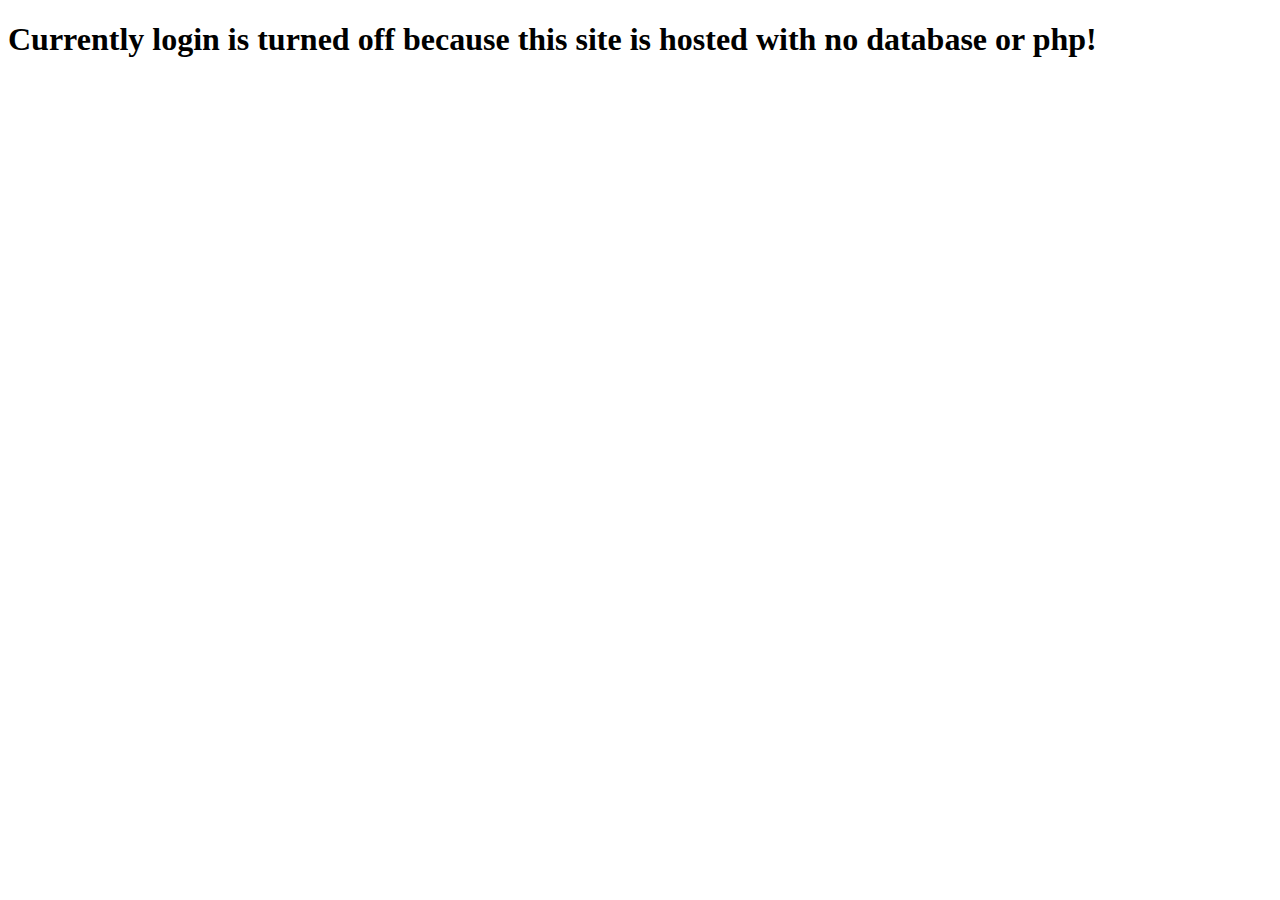
<file: login/index.html>
<!DOCTYPE html>
<html lang="en">
<head>
    <meta charset="UTF-8">
    <meta http-equiv="X-UA-Compatible" content="IE=edge">
    <meta name="viewport" content="width=device-width, initial-scale=1.0">
    <title>Login</title>
</head>
<body>
    <h1>Currently login is turned off because this site is hosted with no database or php!</h1>
</body>
</html>
</file>
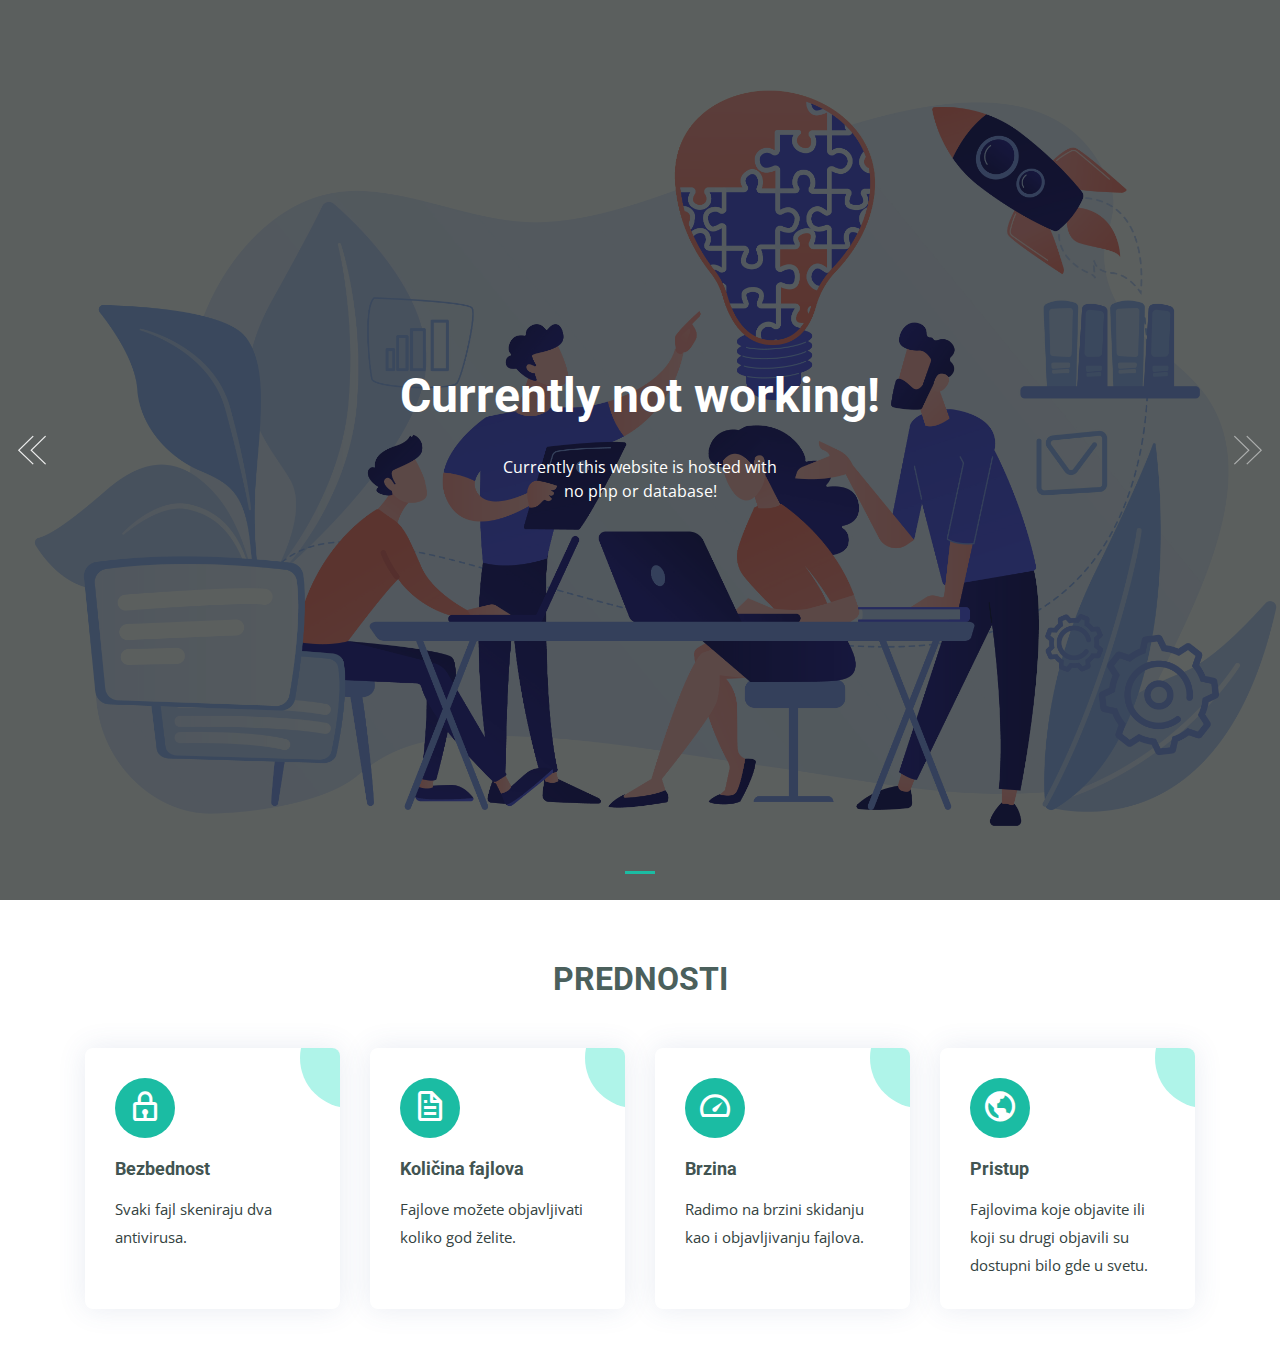
<file: files/baza/index.html>
<!DOCTYPE html>
<html lang="en">

<head>
  <meta charset="utf-8">
  <meta content="width=device-width, initial-scale=1.0" name="viewport">
  <title>Baza fajlova</title>
  <meta content="" name="description">
  <meta content="" name="keywords">
  <link href="https://fonts.googleapis.com/css?family=Open+Sans:300,300i,400,400i,600,600i,700,700i|Roboto:300,300i,400,400i,500,500i,700,700i|Poppins:300,300i,400,400i,500,500i,600,600i,700,700i" rel="stylesheet">
  <link href="../assets/vendor/bootstrap/css/bootstrap.min.css" rel="stylesheet">
  <link href="../assets/vendor/icofont/icofont.min.css" rel="stylesheet">
  <link href="../assets/vendor/boxicons/css/boxicons.min.css" rel="stylesheet">
  <link href="../assets/vendor/animate.css/animate.min.css" rel="stylesheet">
  <link href="../assets/vendor/owl.carousel/assets/owl.carousel.min.css" rel="stylesheet">
  <link href="../assets/vendor/venobox/venobox.css" rel="stylesheet">
  <link href="../assets/css/style.css" rel="stylesheet">
</head>
<body>
  <section id="hero">
    <div class="hero-container">
      <div id="heroCarousel" class="carousel slide carousel-fade" data-ride="carousel">
        <ol class="carousel-indicators" id="hero-carousel-indicators"></ol>
        <div class="carousel-inner" role="listbox">
          <div class="carousel-item active">
            <div class="carousel-background"><img src="../assets/img/team.jpg" alt=""></div>
            <div class="carousel-container">
              <div class="carousel-content">
                <h2 class="animate__animated animate__fadeInDown">Currently not working!</h2>
                <p class="animate__animated animate__fadeInUp">Currently this website is hosted with no php or database!</p>
              </div>
            </div>
          </div>
        </div>

        <a class="carousel-control-prev" href="#heroCarousel" role="button" data-slide="prev">
          <span class="carousel-control-prev-icon icofont-thin-double-left" aria-hidden="true"></span>
          <span class="sr-only">Previous</span>
        </a>

        <a class="carousel-control-next" href="#heroCarousel" role="button" data-slide="next">
          <span class="carousel-control-next-icon icofont-thin-double-right" aria-hidden="true"></span>
          <span class="sr-only">Next</span>
        </a>

      </div>
    </div>
  </section>
  <main id="main">
    <section id="services" class="services">
      <div class="container">

        <div class="section-title">
          <h2>Prednosti</h2>
        </div>
        <div class="row">
          <div class="col-md-6 col-lg-3 d-flex align-items-stretch mb-5 mb-lg-0">
            <div class="icon-box">
              <div class="icon"><i class="bx bx-lock"></i></div>
              <h4 class="title"><a href="">Bezbednost</a></h4>
              <p class="description">Svaki fajl skeniraju dva antivirusa.</p>
            </div>
          </div>

          <div class="col-md-6 col-lg-3 d-flex align-items-stretch mb-5 mb-lg-0">
            <div class="icon-box">
              <div class="icon"><i class="bx bx-file"></i></div>
              <h4 class="title"><a href="">Količina fajlova</a></h4>
              <p class="description">Fajlove možete objavljivati koliko god želite.</p>
            </div>
          </div>
          <div class="col-md-6 col-lg-3 d-flex align-items-stretch mb-5 mb-lg-0">
            <div class="icon-box">
              <div class="icon"><i class="bx bx-tachometer"></i></div>
              <h4 class="title"><a href="">Brzina</a></h4>
              <p class="description">Radimo na brzini skidanju kao i objavljivanju fajlova.</p>
            </div>
          </div>
          <div class="col-md-6 col-lg-3 d-flex align-items-stretch mb-5 mb-lg-0">
            <div class="icon-box">
              <div class="icon"><i class="bx bx-world"></i></div>
              <h4 class="title"><a href="">Pristup</a></h4>
              <p class="description">Fajlovima koje objavite ili koji su drugi objavili su dostupni bilo gde u svetu.</p>
            </div>
          </div>

        </div>

      </div>
    </section><!-- End Our Services Section -->



  <a href="#" class="back-to-top"><i class="icofont-simple-up"></i></a>

  <!-- Vendor JS Files -->
  <script src="../assets/vendor/jquery/jquery.min.js"></script>
  <script src="../assets/vendor/bootstrap/js/bootstrap.bundle.min.js"></script>
  <script src="../assets/vendor/jquery.easing/jquery.easing.min.js"></script>
  <script src="../assets/vendor/jquery-sticky/jquery.sticky.js"></script>
  <script src="../assets/vendor/waypoints/jquery.waypoints.min.js"></script>
  <script src="../assets/vendor/counterup/counterup.min.js"></script>
  <script src="../assets/vendor/isotope-layout/isotope.pkgd.min.js"></script>
  <script src="../assets/vendor/owl.carousel/owl.carousel.min.js"></script>
  <script src="../assets/vendor/venobox/venobox.min.js"></script>

  <!-- Template Main JS File -->
  <script src="../assets/js/main.js"></script>

</body>

</html>
</file>
<file: assets/vendor/venobox/venobox.css>
/* ------ venobox.css --------*/
.vbox-overlay *, .vbox-overlay *:before, .vbox-overlay *:after{
    -webkit-backface-visibility: hidden;
    -webkit-box-sizing:border-box;
    -moz-box-sizing:border-box;
    box-sizing:border-box;
}
.vbox-overlay * { 
    -webkit-backface-visibility: visible;
    backface-visibility: visible;
}
.vbox-overlay{
    display: -webkit-flex;
    display: flex;
    -webkit-flex-direction: column;
    flex-direction: column;
    -webkit-justify-content: center;
    justify-content: center;
    -webkit-align-items: center;
    align-items: center;
    position: fixed;
    left: 0;
    top: 0;
    bottom: 0;
    right: 0;
    z-index: 999999;
}

/* ----- navigation ----- */
.vbox-title{
    width: 100%;
    height: 40px;
    float: left;
    text-align: center;
    line-height: 28px;
    font-size: 12px;
    padding: 6px 50px;
    overflow: hidden;
    position: fixed;
    display: none;
    left: 0;
    z-index: 89;
}
.vbox-close{
    cursor: pointer;
    position: fixed;
    top: -1px;
    right: 0;
    width: 50px;
    height: 40px;
    padding: 6px;
    display: block;
    background-position:10px center;
    overflow: hidden;
    font-size: 24px;
    line-height: 1;
    text-align: center;
    z-index: 99;
}
.vbox-left{
    cursor: pointer;
    position: fixed;
    left: 0;
    height: 40px;
    overflow: hidden;
    line-height: 28px;
    font-size: 12px;
    z-index: 99;
    display: flex;
    align-items:center;
}
.vbox-num{
    display: inline-block;
    margin: 6px 0 6px 15px;
}
/* ----- Social share ----- */
.vbox-share{
    line-height: 28px;
    font-size: 12px;
    overflow: hidden;
    position: fixed;
    left: 0;
    z-index: 98;
    display: flex;
    align-items:center;
    justify-content: center;
    width: 100%;
    text-align: center;
}
.vbox-share svg{
    max-height: 28px;
    width: 28px;
    z-index: 10;
    margin-left: 12px;
    margin-top: 6px;
    margin-bottom: 6px;
    vertical-align: middle;
}


/* ----- navigation ARROWS ----- */
.vbox-next, .vbox-prev{
    position: fixed;
    top: 50%;
    margin-top: -15px;
    overflow: hidden;
    cursor: pointer;
    display: block;
    width: 45px;
    height: 45px;
    z-index: 99;
}
.vbox-next span, .vbox-prev span{
    position: relative;
    width: 20px;
    height: 20px;
    border: 2px solid transparent;
    border-top-color: #B6B6B6;
    border-right-color: #B6B6B6;
    text-indent: -100px;
    position: absolute;
    top: 8px;
    display: block;
}
.vbox-prev{
    left: 15px;
}
.vbox-next{
    right: 15px;
}
.vbox-prev span{
    left: 10px;
    -ms-transform: rotate(-135deg);
    -webkit-transform: rotate(-135deg);
    transform: rotate(-135deg);
}
.vbox-next span{
    -ms-transform: rotate(45deg);
    -webkit-transform: rotate(45deg);
    transform: rotate(45deg);
    right: 10px;
}
/* ------- inline window ------ */
.vbox-inline{
    width: 420px;
    height: 315px;
    height: 70vh;
    padding: 10px;
    background: #fff;
    margin: 0 auto;
    overflow: auto;
    text-align: left;
}
/* ------- Video & iFrames window ------ */
.venoframe{
    max-width: 100%;
    width: 100%;
    border: none;
    width: 100%;
    height: 260px;
    height: 70vh;
}
.venoframe.vbvid{
    height: 260px;
}
@media (min-width: 768px) {
    .venoframe, .vbox-inline{
        width: 90%;
        height: 360px;
        height: 70vh;
    }
    .venoframe.vbvid{
        width: 640px;
        height: 360px;
    }
}
@media (min-width: 992px) {
    .venoframe, .vbox-inline{
        max-width: 1200px;
        width: 80%;
        height: 540px;
        height: 70vh;
    }
    .venoframe.vbvid{
        width: 960px;
        height: 540px;
    }
}
/* 
Please do NOT edit this part! 
or at least read this note: http://i.imgur.com/7C0ws9e.gif
*/
.vbox-open{
    overflow: hidden;
}
.vbox-container{
    position: absolute;
    left: 0;
    right: 0;
    top: 0;
    bottom: 0;
    overflow-x: hidden;
    overflow-y: scroll;
    overflow-scrolling: touch;
    -webkit-overflow-scrolling: touch;
    z-index: 20;
    max-height: 100%;

}

.vbox-content{
    text-align: center;
    float: left;
    width: 100%;
    position: relative;
    overflow: hidden;
    padding: 20px 4%;
}
.vbox-container img{
    max-width: 100%;
    height: auto;
}
.vbox-figlio{
    box-shadow: 0 0 12px rgba(0,0,0,0.19), 0 6px 6px rgba(0,0,0,0.23);
    max-width: 100%;
    text-align: initial;
}
img.vbox-figlio{
    -webkit-user-select: none;
-khtml-user-select: none;
-moz-user-select: none;
-o-user-select: none;
user-select: none;
}
.vbox-content.swipe-left{
    margin-left: -200px !important;
}
.vbox-content.swipe-right{
    margin-left: 200px !important;
}
.vbox-animated{
    webkit-transition: margin 300ms ease-out;
    transition: margin 300ms ease-out;
}

/* ---------- preloader ----------
 * SPINKIT 
 * http://tobiasahlin.com/spinkit/
-------------------------------- */
.sk-double-bounce,.sk-rotating-plane{width:40px;height:40px;margin:40px auto}.sk-rotating-plane{background-color:#333;-webkit-animation:sk-rotatePlane 1.2s infinite ease-in-out;animation:sk-rotatePlane 1.2s infinite ease-in-out}@-webkit-keyframes sk-rotatePlane{0%{-webkit-transform:perspective(120px) rotateX(0) rotateY(0);transform:perspective(120px) rotateX(0) rotateY(0)}50%{-webkit-transform:perspective(120px) rotateX(-180.1deg) rotateY(0);transform:perspective(120px) rotateX(-180.1deg) rotateY(0)}100%{-webkit-transform:perspective(120px) rotateX(-180deg) rotateY(-179.9deg);transform:perspective(120px) rotateX(-180deg) rotateY(-179.9deg)}}@keyframes sk-rotatePlane{0%{-webkit-transform:perspective(120px) rotateX(0) rotateY(0);transform:perspective(120px) rotateX(0) rotateY(0)}50%{-webkit-transform:perspective(120px) rotateX(-180.1deg) rotateY(0);transform:perspective(120px) rotateX(-180.1deg) rotateY(0)}100%{-webkit-transform:perspective(120px) rotateX(-180deg) rotateY(-179.9deg);transform:perspective(120px) rotateX(-180deg) rotateY(-179.9deg)}}.sk-double-bounce{position:relative}.sk-double-bounce .sk-child{width:100%;height:100%;border-radius:50%;background-color:#333;opacity:.6;position:absolute;top:0;left:0;-webkit-animation:sk-doubleBounce 2s infinite ease-in-out;animation:sk-doubleBounce 2s infinite ease-in-out}.sk-chasing-dots .sk-child,.sk-spinner-pulse,.sk-three-bounce .sk-child{background-color:#333;border-radius:100%}.sk-double-bounce .sk-double-bounce2{-webkit-animation-delay:-1s;animation-delay:-1s}@-webkit-keyframes sk-doubleBounce{0%,100%{-webkit-transform:scale(0);transform:scale(0)}50%{-webkit-transform:scale(1);transform:scale(1)}}@keyframes sk-doubleBounce{0%,100%{-webkit-transform:scale(0);transform:scale(0)}50%{-webkit-transform:scale(1);transform:scale(1)}}.sk-wave{margin:40px auto;width:50px;height:40px;text-align:center;font-size:10px}.sk-wave .sk-rect{background-color:#333;height:100%;width:6px;display:inline-block;-webkit-animation:sk-waveStretchDelay 1.2s infinite ease-in-out;animation:sk-waveStretchDelay 1.2s infinite ease-in-out}.sk-wave .sk-rect1{-webkit-animation-delay:-1.2s;animation-delay:-1.2s}.sk-wave .sk-rect2{-webkit-animation-delay:-1.1s;animation-delay:-1.1s}.sk-wave .sk-rect3{-webkit-animation-delay:-1s;animation-delay:-1s}.sk-wave .sk-rect4{-webkit-animation-delay:-.9s;animation-delay:-.9s}.sk-wave .sk-rect5{-webkit-animation-delay:-.8s;animation-delay:-.8s}@-webkit-keyframes sk-waveStretchDelay{0%,100%,40%{-webkit-transform:scaleY(.4);transform:scaleY(.4)}20%{-webkit-transform:scaleY(1);transform:scaleY(1)}}@keyframes sk-waveStretchDelay{0%,100%,40%{-webkit-transform:scaleY(.4);transform:scaleY(.4)}20%{-webkit-transform:scaleY(1);transform:scaleY(1)}}.sk-wandering-cubes{margin:40px auto;width:40px;height:40px;position:relative}.sk-wandering-cubes .sk-cube{background-color:#333;width:10px;height:10px;position:absolute;top:0;left:0;-webkit-animation:sk-wanderingCube 1.8s ease-in-out -1.8s infinite both;animation:sk-wanderingCube 1.8s ease-in-out -1.8s infinite both}.sk-chasing-dots,.sk-spinner-pulse{width:40px;height:40px;margin:40px auto}.sk-wandering-cubes .sk-cube2{-webkit-animation-delay:-.9s;animation-delay:-.9s}@-webkit-keyframes sk-wanderingCube{0%{-webkit-transform:rotate(0);transform:rotate(0)}25%{-webkit-transform:translateX(30px) rotate(-90deg) scale(.5);transform:translateX(30px) rotate(-90deg) scale(.5)}50%{-webkit-transform:translateX(30px) translateY(30px) rotate(-179deg);transform:translateX(30px) translateY(30px) rotate(-179deg)}50.1%{-webkit-transform:translateX(30px) translateY(30px) rotate(-180deg);transform:translateX(30px) translateY(30px) rotate(-180deg)}75%{-webkit-transform:translateX(0) translateY(30px) rotate(-270deg) scale(.5);transform:translateX(0) translateY(30px) rotate(-270deg) scale(.5)}100%{-webkit-transform:rotate(-360deg);transform:rotate(-360deg)}}@keyframes sk-wanderingCube{0%{-webkit-transform:rotate(0);transform:rotate(0)}25%{-webkit-transform:translateX(30px) rotate(-90deg) scale(.5);transform:translateX(30px) rotate(-90deg) scale(.5)}50%{-webkit-transform:translateX(30px) translateY(30px) rotate(-179deg);transform:translateX(30px) translateY(30px) rotate(-179deg)}50.1%{-webkit-transform:translateX(30px) translateY(30px) rotate(-180deg);transform:translateX(30px) translateY(30px) rotate(-180deg)}75%{-webkit-transform:translateX(0) translateY(30px) rotate(-270deg) scale(.5);transform:translateX(0) translateY(30px) rotate(-270deg) scale(.5)}100%{-webkit-transform:rotate(-360deg);transform:rotate(-360deg)}}.sk-spinner-pulse{-webkit-animation:sk-pulseScaleOut 1s infinite ease-in-out;animation:sk-pulseScaleOut 1s infinite ease-in-out}@-webkit-keyframes sk-pulseScaleOut{0%{-webkit-transform:scale(0);transform:scale(0)}100%{-webkit-transform:scale(1);transform:scale(1);opacity:0}}@keyframes sk-pulseScaleOut{0%{-webkit-transform:scale(0);transform:scale(0)}100%{-webkit-transform:scale(1);transform:scale(1);opacity:0}}.sk-chasing-dots{position:relative;text-align:center;-webkit-animation:sk-chasingDotsRotate 2s infinite linear;animation:sk-chasingDotsRotate 2s infinite linear}.sk-chasing-dots .sk-child{width:60%;height:60%;display:inline-block;position:absolute;top:0;-webkit-animation:sk-chasingDotsBounce 2s infinite ease-in-out;animation:sk-chasingDotsBounce 2s infinite ease-in-out}.sk-chasing-dots .sk-dot2{top:auto;bottom:0;-webkit-animation-delay:-1s;animation-delay:-1s}@-webkit-keyframes sk-chasingDotsRotate{100%{-webkit-transform:rotate(360deg);transform:rotate(360deg)}}@keyframes sk-chasingDotsRotate{100%{-webkit-transform:rotate(360deg);transform:rotate(360deg)}}@-webkit-keyframes sk-chasingDotsBounce{0%,100%{-webkit-transform:scale(0);transform:scale(0)}50%{-webkit-transform:scale(1);transform:scale(1)}}@keyframes sk-chasingDotsBounce{0%,100%{-webkit-transform:scale(0);transform:scale(0)}50%{-webkit-transform:scale(1);transform:scale(1)}}.sk-three-bounce{margin:40px auto;width:80px;text-align:center}.sk-three-bounce .sk-child{width:20px;height:20px;display:inline-block;-webkit-animation:sk-three-bounce 1.4s ease-in-out 0s infinite both;animation:sk-three-bounce 1.4s ease-in-out 0s infinite both}.sk-circle .sk-child:before,.sk-fading-circle .sk-circle:before{display:block;border-radius:100%;content:'';background-color:#333}.sk-three-bounce .sk-bounce1{-webkit-animation-delay:-.32s;animation-delay:-.32s}.sk-three-bounce .sk-bounce2{-webkit-animation-delay:-.16s;animation-delay:-.16s}@-webkit-keyframes sk-three-bounce{0%,100%,80%{-webkit-transform:scale(0);transform:scale(0)}40%{-webkit-transform:scale(1);transform:scale(1)}}@keyframes sk-three-bounce{0%,100%,80%{-webkit-transform:scale(0);transform:scale(0)}40%{-webkit-transform:scale(1);transform:scale(1)}}.sk-circle{margin:40px auto;width:40px;height:40px;position:relative}.sk-circle .sk-child{width:100%;height:100%;position:absolute;left:0;top:0}.sk-circle .sk-child:before{margin:0 auto;width:15%;height:15%;-webkit-animation:sk-circleBounceDelay 1.2s infinite ease-in-out both;animation:sk-circleBounceDelay 1.2s infinite ease-in-out both}.sk-circle .sk-circle2{-webkit-transform:rotate(30deg);-ms-transform:rotate(30deg);transform:rotate(30deg)}.sk-circle .sk-circle3{-webkit-transform:rotate(60deg);-ms-transform:rotate(60deg);transform:rotate(60deg)}.sk-circle .sk-circle4{-webkit-transform:rotate(90deg);-ms-transform:rotate(90deg);transform:rotate(90deg)}.sk-circle .sk-circle5{-webkit-transform:rotate(120deg);-ms-transform:rotate(120deg);transform:rotate(120deg)}.sk-circle .sk-circle6{-webkit-transform:rotate(150deg);-ms-transform:rotate(150deg);transform:rotate(150deg)}.sk-circle .sk-circle7{-webkit-transform:rotate(180deg);-ms-transform:rotate(180deg);transform:rotate(180deg)}.sk-circle .sk-circle8{-webkit-transform:rotate(210deg);-ms-transform:rotate(210deg);transform:rotate(210deg)}.sk-circle .sk-circle9{-webkit-transform:rotate(240deg);-ms-transform:rotate(240deg);transform:rotate(240deg)}.sk-circle .sk-circle10{-webkit-transform:rotate(270deg);-ms-transform:rotate(270deg);transform:rotate(270deg)}.sk-circle .sk-circle11{-webkit-transform:rotate(300deg);-ms-transform:rotate(300deg);transform:rotate(300deg)}.sk-circle .sk-circle12{-webkit-transform:rotate(330deg);-ms-transform:rotate(330deg);transform:rotate(330deg)}.sk-circle .sk-circle2:before{-webkit-animation-delay:-1.1s;animation-delay:-1.1s}.sk-circle .sk-circle3:before{-webkit-animation-delay:-1s;animation-delay:-1s}.sk-circle .sk-circle4:before{-webkit-animation-delay:-.9s;animation-delay:-.9s}.sk-circle .sk-circle5:before{-webkit-animation-delay:-.8s;animation-delay:-.8s}.sk-circle .sk-circle6:before{-webkit-animation-delay:-.7s;animation-delay:-.7s}.sk-circle .sk-circle7:before{-webkit-animation-delay:-.6s;animation-delay:-.6s}.sk-circle .sk-circle8:before{-webkit-animation-delay:-.5s;animation-delay:-.5s}.sk-circle .sk-circle9:before{-webkit-animation-delay:-.4s;animation-delay:-.4s}.sk-circle .sk-circle10:before{-webkit-animation-delay:-.3s;animation-delay:-.3s}.sk-circle .sk-circle11:before{-webkit-animation-delay:-.2s;animation-delay:-.2s}.sk-circle .sk-circle12:before{-webkit-animation-delay:-.1s;animation-delay:-.1s}@-webkit-keyframes sk-circleBounceDelay{0%,100%,80%{-webkit-transform:scale(0);transform:scale(0)}40%{-webkit-transform:scale(1);transform:scale(1)}}@keyframes sk-circleBounceDelay{0%,100%,80%{-webkit-transform:scale(0);transform:scale(0)}40%{-webkit-transform:scale(1);transform:scale(1)}}.sk-cube-grid{width:40px;height:40px;margin:40px auto}.sk-cube-grid .sk-cube{width:33.33%;height:33.33%;background-color:#333;float:left;-webkit-animation:sk-cubeGridScaleDelay 1.3s infinite ease-in-out;animation:sk-cubeGridScaleDelay 1.3s infinite ease-in-out}.sk-cube-grid .sk-cube1{-webkit-animation-delay:.2s;animation-delay:.2s}.sk-cube-grid .sk-cube2{-webkit-animation-delay:.3s;animation-delay:.3s}.sk-cube-grid .sk-cube3{-webkit-animation-delay:.4s;animation-delay:.4s}.sk-cube-grid .sk-cube4{-webkit-animation-delay:.1s;animation-delay:.1s}.sk-cube-grid .sk-cube5{-webkit-animation-delay:.2s;animation-delay:.2s}.sk-cube-grid .sk-cube6{-webkit-animation-delay:.3s;animation-delay:.3s}.sk-cube-grid .sk-cube7{-webkit-animation-delay:0ms;animation-delay:0ms}.sk-cube-grid .sk-cube8{-webkit-animation-delay:.1s;animation-delay:.1s}.sk-cube-grid .sk-cube9{-webkit-animation-delay:.2s;animation-delay:.2s}@-webkit-keyframes sk-cubeGridScaleDelay{0%,100%,70%{-webkit-transform:scale3D(1,1,1);transform:scale3D(1,1,1)}35%{-webkit-transform:scale3D(0,0,1);transform:scale3D(0,0,1)}}@keyframes sk-cubeGridScaleDelay{0%,100%,70%{-webkit-transform:scale3D(1,1,1);transform:scale3D(1,1,1)}35%{-webkit-transform:scale3D(0,0,1);transform:scale3D(0,0,1)}}.sk-fading-circle{margin:40px auto;width:40px;height:40px;position:relative}.sk-fading-circle .sk-circle{width:100%;height:100%;position:absolute;left:0;top:0}.sk-fading-circle .sk-circle:before{margin:0 auto;width:15%;height:15%;-webkit-animation:sk-circleFadeDelay 1.2s infinite ease-in-out both;animation:sk-circleFadeDelay 1.2s infinite ease-in-out both}.sk-fading-circle .sk-circle2{-webkit-transform:rotate(30deg);-ms-transform:rotate(30deg);transform:rotate(30deg)}.sk-fading-circle .sk-circle3{-webkit-transform:rotate(60deg);-ms-transform:rotate(60deg);transform:rotate(60deg)}.sk-fading-circle .sk-circle4{-webkit-transform:rotate(90deg);-ms-transform:rotate(90deg);transform:rotate(90deg)}.sk-fading-circle .sk-circle5{-webkit-transform:rotate(120deg);-ms-transform:rotate(120deg);transform:rotate(120deg)}.sk-fading-circle .sk-circle6{-webkit-transform:rotate(150deg);-ms-transform:rotate(150deg);transform:rotate(150deg)}.sk-fading-circle .sk-circle7{-webkit-transform:rotate(180deg);-ms-transform:rotate(180deg);transform:rotate(180deg)}.sk-fading-circle .sk-circle8{-webkit-transform:rotate(210deg);-ms-transform:rotate(210deg);transform:rotate(210deg)}.sk-fading-circle .sk-circle9{-webkit-transform:rotate(240deg);-ms-transform:rotate(240deg);transform:rotate(240deg)}.sk-fading-circle .sk-circle10{-webkit-transform:rotate(270deg);-ms-transform:rotate(270deg);transform:rotate(270deg)}.sk-fading-circle .sk-circle11{-webkit-transform:rotate(300deg);-ms-transform:rotate(300deg);transform:rotate(300deg)}.sk-fading-circle .sk-circle12{-webkit-transform:rotate(330deg);-ms-transform:rotate(330deg);transform:rotate(330deg)}.sk-fading-circle .sk-circle2:before{-webkit-animation-delay:-1.1s;animation-delay:-1.1s}.sk-fading-circle .sk-circle3:before{-webkit-animation-delay:-1s;animation-delay:-1s}.sk-fading-circle .sk-circle4:before{-webkit-animation-delay:-.9s;animation-delay:-.9s}.sk-fading-circle .sk-circle5:before{-webkit-animation-delay:-.8s;animation-delay:-.8s}.sk-fading-circle .sk-circle6:before{-webkit-animation-delay:-.7s;animation-delay:-.7s}.sk-fading-circle .sk-circle7:before{-webkit-animation-delay:-.6s;animation-delay:-.6s}.sk-fading-circle .sk-circle8:before{-webkit-animation-delay:-.5s;animation-delay:-.5s}.sk-fading-circle .sk-circle9:before{-webkit-animation-delay:-.4s;animation-delay:-.4s}.sk-fading-circle .sk-circle10:before{-webkit-animation-delay:-.3s;animation-delay:-.3s}.sk-fading-circle .sk-circle11:before{-webkit-animation-delay:-.2s;animation-delay:-.2s}.sk-fading-circle .sk-circle12:before{-webkit-animation-delay:-.1s;animation-delay:-.1s}@-webkit-keyframes sk-circleFadeDelay{0%,100%,39%{opacity:0}40%{opacity:1}}@keyframes sk-circleFadeDelay{0%,100%,39%{opacity:0}40%{opacity:1}}.sk-folding-cube{margin:40px auto;width:40px;height:40px;position:relative;-webkit-transform:rotateZ(45deg);transform:rotateZ(45deg)}.sk-folding-cube .sk-cube{float:left;width:50%;height:50%;position:relative;-webkit-transform:scale(1.1);-ms-transform:scale(1.1);transform:scale(1.1)}.sk-folding-cube .sk-cube:before{content:'';position:absolute;top:0;left:0;width:100%;height:100%;background-color:#333;-webkit-animation:sk-foldCubeAngle 2.4s infinite linear both;animation:sk-foldCubeAngle 2.4s infinite linear both;-webkit-transform-origin:100% 100%;-ms-transform-origin:100% 100%;transform-origin:100% 100%}.sk-folding-cube .sk-cube2{-webkit-transform:scale(1.1) rotateZ(90deg);transform:scale(1.1) rotateZ(90deg)}.sk-folding-cube .sk-cube3{-webkit-transform:scale(1.1) rotateZ(180deg);transform:scale(1.1) rotateZ(180deg)}.sk-folding-cube .sk-cube4{-webkit-transform:scale(1.1) rotateZ(270deg);transform:scale(1.1) rotateZ(270deg)}.sk-folding-cube .sk-cube2:before{-webkit-animation-delay:.3s;animation-delay:.3s}.sk-folding-cube .sk-cube3:before{-webkit-animation-delay:.6s;animation-delay:.6s}.sk-folding-cube .sk-cube4:before{-webkit-animation-delay:.9s;animation-delay:.9s}@-webkit-keyframes sk-foldCubeAngle{0%,10%{-webkit-transform:perspective(140px) rotateX(-180deg);transform:perspective(140px) rotateX(-180deg);opacity:0}25%,75%{-webkit-transform:perspective(140px) rotateX(0);transform:perspective(140px) rotateX(0);opacity:1}100%,90%{-webkit-transform:perspective(140px) rotateY(180deg);transform:perspective(140px) rotateY(180deg);opacity:0}}@keyframes sk-foldCubeAngle{0%,10%{-webkit-transform:perspective(140px) rotateX(-180deg);transform:perspective(140px) rotateX(-180deg);opacity:0}25%,75%{-webkit-transform:perspective(140px) rotateX(0);transform:perspective(140px) rotateX(0);opacity:1}100%,90%{-webkit-transform:perspective(140px) rotateY(180deg);transform:perspective(140px) rotateY(180deg);opacity:0}}
</file>
<file: assets/css/style.css>
body {
  font-family: "Open Sans", sans-serif;
  color: #555555;
}

a {
  color: #7cc576;
}

a:hover {
  color: #9ed49a;
  text-decoration: none;
}

h1, h2, h3, h4, h5, h6 {
  font-family: "Montserrat", sans-serif;
}

/*--------------------------------------------------------------
# Back to top button
--------------------------------------------------------------*/
.back-to-top {
  position: fixed;
  display: none;
  right: 15px;
  bottom: 15px;
  z-index: 99999;
}

.back-to-top i {
  display: flex;
  align-items: center;
  justify-content: center;
  font-size: 24px;
  width: 40px;
  height: 40px;
  border-radius: 4px;
  background: #7cc576;
  color: #fff;
  transition: all 0.4s;
}

.back-to-top i:hover {
  background: #61b959;
  color: #fff;
}

/*--------------------------------------------------------------
# Disable AOS delay on mobile
--------------------------------------------------------------*/
@media screen and (max-width: 768px) {
  [data-aos-delay] {
    transition-delay: 0 !important;
  }
}

/*--------------------------------------------------------------
# Header
--------------------------------------------------------------*/
#header {
  height: 100px;
  transition: all 0.5s;
  z-index: 997;
  transition: all 0.5s;
  background: #fff;
  box-shadow: 0 4px 10px -3px rgba(191, 191, 191, 0.5);
}

#header .logo h1 {
  font-size: 28px;
  margin: 0;
  line-height: 1;
  font-weight: 400;
  letter-spacing: 3px;
  text-transform: uppercase;
}

#header .logo h1 a, #header .logo h1 a:hover {
  color: #fff;
  text-decoration: none;
}

#header .logo img {
  padding: 0;
  margin: 0;
  max-height: 40px;
}

@media (max-width: 992px) {
  #header {
    height: 70px;
  }
}

/*--------------------------------------------------------------
# Navigation Menu
--------------------------------------------------------------*/
/* Desktop Navigation */
.nav-menu {
  width: 100%;
}

.nav-menu, .nav-menu * {
  margin: 0;
  padding: 0;
  list-style: none;
}

.nav-menu > ul > li {
  position: relative;
  white-space: nowrap;
  float: left;
}

.nav-menu .nav-inner {
  display: flex;
  justify-content: center;
  align-items: center;
}

.nav-menu .nav-logo {
  padding: 0 20px;
}

.nav-menu a {
  display: block;
  position: relative;
  color: #151515;
  padding: 15px 25px;
  transition: 0.3s;
  font-size: 15px;
  text-transform: uppercase;
  font-family: "Open Sans", sans-serif;
}

.nav-menu a:hover, .nav-menu .active > a, .nav-menu li:hover > a {
  color: #7cc576;
  text-decoration: none;
}

.nav-menu .drop-down ul {
  display: block;
  position: absolute;
  left: 0;
  top: calc(100% - 30px);
  z-index: 99;
  opacity: 0;
  visibility: hidden;
  padding: 10px 0;
  background: #fff;
  box-shadow: 0px 0px 30px rgba(127, 137, 161, 0.25);
  transition: ease all 0.3s;
}

.nav-menu .drop-down:hover > ul {
  opacity: 1;
  top: 100%;
  visibility: visible;
}

.nav-menu .drop-down li {
  min-width: 180px;
  position: relative;
}

.nav-menu .drop-down ul a {
  padding: 10px 20px;
  font-size: 14px;
  font-weight: 400;
  color: #151515;
}

.nav-menu .drop-down ul a:hover, .nav-menu .drop-down ul .active > a, .nav-menu .drop-down ul li:hover > a {
  color: #7cc576;
}

.nav-menu .drop-down > a:after {
  content: "\ea99";
  font-family: IcoFont;
  padding-left: 5px;
}

.nav-menu .drop-down .drop-down ul {
  top: 0;
  left: calc(100% - 30px);
}

.nav-menu .drop-down .drop-down:hover > ul {
  opacity: 1;
  top: 0;
  left: 100%;
}

.nav-menu .drop-down .drop-down > a {
  padding-right: 35px;
}

.nav-menu .drop-down .drop-down > a:after {
  content: "\eaa0";
  font-family: IcoFont;
  position: absolute;
  right: 15px;
}

/* Mobile Navigation */
.mobile-nav-toggle {
  position: fixed;
  right: 15px;
  top: 20px;
  z-index: 9998;
  border: 0;
  background: none;
  font-size: 24px;
  transition: all 0.4s;
  outline: none !important;
  line-height: 1;
  cursor: pointer;
  text-align: right;
}

.mobile-nav-toggle i {
  color: #7cc576;
}

.mobile-nav {
  position: fixed;
  top: 55px;
  right: 15px;
  bottom: 15px;
  left: 15px;
  z-index: 9999;
  overflow-y: auto;
  background: #fff;
  transition: ease-in-out 0.2s;
  opacity: 0;
  visibility: hidden;
  border-radius: 10px;
  padding: 10px 0;
}

.mobile-nav * {
  margin: 0;
  padding: 0;
  list-style: none;
}

.mobile-nav a {
  display: block;
  position: relative;
  color: #151515;
  padding: 10px 20px;
  font-weight: 500;
  outline: none;
}

.mobile-nav a:hover, .mobile-nav .active > a, .mobile-nav li:hover > a {
  color: #7cc576;
  text-decoration: none;
}

.mobile-nav .drop-down > a:after {
  content: "\ea99";
  font-family: IcoFont;
  padding-left: 10px;
  position: absolute;
  right: 15px;
}

.mobile-nav .active.drop-down > a:after {
  content: "\eaa1";
}

.mobile-nav .drop-down > a {
  padding-right: 35px;
}

.mobile-nav .drop-down ul {
  display: none;
  overflow: hidden;
}

.mobile-nav .drop-down li {
  padding-left: 20px;
}

.mobile-nav-overly {
  width: 100%;
  height: 100%;
  z-index: 9997;
  top: 0;
  left: 0;
  position: fixed;
  background: rgba(0, 0, 0, 0.6);
  overflow: hidden;
  display: none;
  transition: ease-in-out 0.2s;
}

.mobile-nav-active {
  overflow: hidden;
}

.mobile-nav-active .mobile-nav {
  opacity: 1;
  visibility: visible;
}

.mobile-nav-active .mobile-nav-toggle i {
  color: #fff;
}

/*--------------------------------------------------------------
# Hero Section
--------------------------------------------------------------*/
#hero {
  width: 100%;
  height: 100vh;
  background: url("../img/hero-bg.png");
  position: relative;
}

#hero .hero-container {
  position: absolute;
  bottom: 0;
  top: 0;
  left: 0;
  right: 0;
  display: flex;
  justify-content: center;
  align-items: center;
  flex-direction: column;
  text-align: center;
  padding: 0 15px;
}

#hero .hero-logo {
  margin-bottom: 30px;
}

#hero h1 {
  margin: 0 0 30px 0;
  font-size: 48px;
  font-weight: 500;
  line-height: 56px;
  color: #fff;
}

#hero h2 {
  color: #aeaeae;
  margin-bottom: 30px;
  font-size: 14px;
  font-weight: 400;
  text-transform: uppercase;
}

#hero .btn-get-started {
  font-family: "Montserrat", sans-serif;
  text-transform: uppercase;
  font-weight: 400;
  font-size: 16px;
  letter-spacing: 1px;
  display: inline-block;
  padding: 14px 30px;
  border-radius: 3px;
  transition: 0.5s;
  margin: 10px;
  color: #fff;
  background: #7cc576;
}

#hero .btn-get-started:hover {
  background: #fff;
  color: #7cc576;
}

@media (min-width: 1024px) {
  #hero {
    background-attachment: fixed;
  }
}

@media (max-width: 768px) {
  #hero h1 {
    font-size: 28px;
    line-height: 36px;
  }
  #hero h2 {
    line-height: 22px;
  }
}

/*--------------------------------------------------------------
# Sections General
--------------------------------------------------------------*/
section {
  padding: 60px 0;
  overflow: hidden;
}

.section-bg {
  background-color: whitesmoke;
}

.section-title {
  text-align: center;
  padding-bottom: 40px;
}

.section-title h2 {
  font-size: 32px;
  font-weight: bold;
  text-transform: uppercase;
  margin-bottom: 15px;
  padding-bottom: 0;
  color: #151515;
}

.section-title p {
  margin-bottom: 0;
  color: #aeaeae;
}

/*--------------------------------------------------------------
# About Us
--------------------------------------------------------------*/
.about .image {
  padding: 20px;
  box-shadow: 0px 2px 15px rgba(0, 0, 0, 0.1);
}

.about .content h3 {
  font-weight: 600;
  font-size: 26px;
}

.about .content ul {
  list-style: none;
  padding: 0;
}

.about .content ul li {
  padding-bottom: 10px;
  display: flex;
  align-items: flex-start;
}

.about .content ul i {
  font-size: 24px;
  padding: 2px 6px 0 0;
  color: #7cc576;
}

.about .content p:last-child {
  margin-bottom: 0;
}

/*--------------------------------------------------------------
# Services
--------------------------------------------------------------*/
.services .icon-box h4 {
  font-size: 20px;
  font-weight: 700;
  margin: 5px 0 10px 60px;
}

.services .icon-box i {
  font-size: 48px;
  float: left;
  color: #7cc576;
}

.services .icon-box p {
  font-size: 15px;
  color: #959595;
  margin-left: 60px;
}

.services .image {
  background-position: center center;
  background-repeat: no-repeat;
  background-size: cover;
  min-height: 400px;
}

/*--------------------------------------------------------------
# Featured
--------------------------------------------------------------*/
.featured {
  padding: 40px 0 0 0;
  background: white;
}

.featured .nav-tabs {
  border: 0;
}

.featured .nav-link {
  border: 0;
  padding: 20px;
  color: #151515;
  transition: 0.3s;
}

.featured .nav-link h4 {
  font-size: 18px;
  font-weight: 600;
  transition: 0.3s;
}

.featured .nav-link:hover h4 {
  color: #7cc576;
}

.featured .nav-link p {
  font-size: 14px;
  margin-bottom: 0;
}

.featured .nav-link.active {
  box-shadow: 0px 0 25px rgba(0, 0, 0, 0.08);
}

.featured .nav-link.active h4 {
  color: #7cc576;
}

.featured .tab-pane.active {
  -webkit-animation: slide-down 0.5s ease-out;
  animation: slide-down 0.5s ease-out;
}

@-webkit-keyframes slide-down {
  0% {
    opacity: 0;
  }
  100% {
    opacity: 1;
  }
}

@keyframes slide-down {
  0% {
    opacity: 0;
  }
  100% {
    opacity: 1;
  }
}

/*--------------------------------------------------------------
# Why Us
--------------------------------------------------------------*/
.why-us {
  background: whitesmoke;
  padding: 0;
}

.why-us .content {
  padding: 60px 100px 0 100px;
}

.why-us .content h3 {
  font-weight: 400;
  font-size: 34px;
}

.why-us .content h4 {
  font-size: 20px;
  font-weight: 700;
  margin-top: 5px;
}

.why-us .content p {
  font-size: 15px;
  color: #959595;
}

.why-us .video-box {
  background-size: cover;
  background-repeat: no-repeat;
  background-position: center center;
  min-height: 400px;
  position: relative;
}

.why-us .accordion-list {
  padding: 0 100px 60px 100px;
}

.why-us .accordion-list ul {
  padding: 0;
  list-style: none;
}

.why-us .accordion-list li + li {
  margin-top: 15px;
}

.why-us .accordion-list li {
  padding: 20px;
  background: #fff;
  border-radius: 4px;
}

.why-us .accordion-list a {
  display: block;
  position: relative;
  font-family: "Poppins", sans-serif;
  font-size: 16px;
  line-height: 24px;
  font-weight: 500;
  padding-right: 30px;
  outline: none;
}

.why-us .accordion-list span {
  color: #7cc576;
  font-weight: 600;
  font-size: 18px;
  padding-right: 10px;
}

.why-us .accordion-list i {
  font-size: 24px;
  position: absolute;
  right: 0;
  top: 0;
}

.why-us .accordion-list p {
  margin-bottom: 0;
  padding: 10px 0 0 0;
}

.why-us .accordion-list .icon-show {
  display: none;
}

.why-us .accordion-list a.collapsed {
  color: #343a40;
}

.why-us .accordion-list a.collapsed:hover {
  color: #7cc576;
}

.why-us .accordion-list a.collapsed .icon-show {
  display: inline-block;
}

.why-us .accordion-list a.collapsed .icon-close {
  display: none;
}

.why-us .play-btn {
  width: 94px;
  height: 94px;
  background: radial-gradient(#7cc576 50%, rgba(124, 197, 118, 0.4) 52%);
  border-radius: 50%;
  display: block;
  position: absolute;
  left: calc(50% - 47px);
  top: calc(50% - 47px);
  overflow: hidden;
}

.why-us .play-btn::after {
  content: '';
  position: absolute;
  left: 50%;
  top: 50%;
  transform: translateX(-40%) translateY(-50%);
  width: 0;
  height: 0;
  border-top: 10px solid transparent;
  border-bottom: 10px solid transparent;
  border-left: 15px solid #fff;
  z-index: 100;
  transition: all 400ms cubic-bezier(0.55, 0.055, 0.675, 0.19);
}

.why-us .play-btn::before {
  content: '';
  position: absolute;
  width: 120px;
  height: 120px;
  -webkit-animation-delay: 0s;
  animation-delay: 0s;
  -webkit-animation: pulsate-btn 2s;
  animation: pulsate-btn 2s;
  -webkit-animation-direction: forwards;
  animation-direction: forwards;
  -webkit-animation-iteration-count: infinite;
  animation-iteration-count: infinite;
  -webkit-animation-timing-function: steps;
  animation-timing-function: steps;
  opacity: 1;
  border-radius: 50%;
  border: 5px solid rgba(124, 197, 118, 0.7);
  top: -15%;
  left: -15%;
  background: rgba(198, 16, 0, 0);
}

.why-us .play-btn:hover::after {
  border-left: 15px solid #7cc576;
  transform: scale(20);
}

.why-us .play-btn:hover::before {
  content: '';
  position: absolute;
  left: 50%;
  top: 50%;
  transform: translateX(-40%) translateY(-50%);
  width: 0;
  height: 0;
  border: none;
  border-top: 10px solid transparent;
  border-bottom: 10px solid transparent;
  border-left: 15px solid #fff;
  z-index: 200;
  -webkit-animation: none;
  animation: none;
  border-radius: 0;
}

@media (max-width: 1024px) {
  .why-us .content, .why-us .accordion-list {
    padding-left: 0;
    padding-right: 0;
  }
}

@media (max-width: 992px) {
  .why-us .content {
    padding-top: 30px;
  }
  .why-us .accordion-list {
    padding-bottom: 30px;
  }
}

@-webkit-keyframes pulsate-btn {
  0% {
    transform: scale(0.6, 0.6);
    opacity: 1;
  }
  100% {
    transform: scale(1, 1);
    opacity: 0;
  }
}

@keyframes pulsate-btn {
  0% {
    transform: scale(0.6, 0.6);
    opacity: 1;
  }
  100% {
    transform: scale(1, 1);
    opacity: 0;
  }
}

/*--------------------------------------------------------------
# Portfolio
--------------------------------------------------------------*/
.portfolio .portfolio-item {
  margin-bottom: 30px;
}

.portfolio #portfolio-flters {
  padding: 0;
  margin: 0 auto 25px auto;
  list-style: none;
  text-align: center;
}

.portfolio #portfolio-flters li {
  cursor: pointer;
  display: inline-block;
  padding: 10px 18px 12px 18px;
  font-size: 14px;
  font-weight: 400;
  line-height: 1;
  text-transform: uppercase;
  color: #555555;
  transition: all 0.3s ease-in-out;
  margin: 0 4px 10px 4px;
  background: whitesmoke;
  border-radius: 4px;
}

.portfolio #portfolio-flters li:hover, .portfolio #portfolio-flters li.filter-active {
  background: #7cc576;
  color: #fff;
}

.portfolio #portfolio-flters li:last-child {
  margin-right: 0;
}

.portfolio .portfolio-wrap {
  transition: 0.3s;
  position: relative;
  overflow: hidden;
  z-index: 1;
  background: rgba(0, 0, 0, 0.6);
}

.portfolio .portfolio-wrap::before {
  content: "";
  background: rgba(21, 21, 21, 0.6);
  position: absolute;
  left: 30px;
  right: 30px;
  top: 30px;
  bottom: 30px;
  transition: all ease-in-out 0.3s;
  z-index: 2;
  opacity: 0;
}

.portfolio .portfolio-wrap .portfolio-info {
  opacity: 0;
  position: absolute;
  top: 0;
  left: 0;
  right: 0;
  bottom: 0;
  text-align: center;
  z-index: 3;
  transition: all ease-in-out 0.3s;
  display: flex;
  flex-direction: column;
  justify-content: center;
  align-items: center;
}

.portfolio .portfolio-wrap .portfolio-info::before {
  display: block;
  content: "";
  width: 48px;
  height: 48px;
  position: absolute;
  top: 35px;
  left: 35px;
  border-top: 3px solid #fff;
  border-left: 3px solid #fff;
  transition: all 0.5s ease 0s;
  z-index: 9994;
}

.portfolio .portfolio-wrap .portfolio-info::after {
  display: block;
  content: "";
  width: 48px;
  height: 48px;
  position: absolute;
  bottom: 35px;
  right: 35px;
  border-bottom: 3px solid #fff;
  border-right: 3px solid #fff;
  transition: all 0.5s ease 0s;
  z-index: 9994;
}

.portfolio .portfolio-wrap .portfolio-info h4 {
  font-size: 20px;
  color: #fff;
  font-weight: 600;
}

.portfolio .portfolio-wrap .portfolio-info p {
  color: #ffffff;
  font-size: 14px;
  text-transform: uppercase;
  padding: 0;
  margin: 0;
}

.portfolio .portfolio-wrap .portfolio-links {
  text-align: center;
  z-index: 4;
}

.portfolio .portfolio-wrap .portfolio-links a {
  color: #fff;
  margin: 0 2px;
  font-size: 28px;
  display: inline-block;
  transition: 0.3s;
}

.portfolio .portfolio-wrap .portfolio-links a:hover {
  color: #7cc576;
}

.portfolio .portfolio-wrap:hover::before {
  top: 0;
  left: 0;
  right: 0;
  bottom: 0;
  opacity: 1;
}

.portfolio .portfolio-wrap:hover .portfolio-info {
  opacity: 1;
}

.portfolio .portfolio-wrap:hover .portfolio-info::before {
  top: 15px;
  left: 15px;
}

.portfolio .portfolio-wrap:hover .portfolio-info::after {
  bottom: 15px;
  right: 15px;
}

/*--------------------------------------------------------------
# Testimonials
--------------------------------------------------------------*/
.testimonials {
  padding: 60px 0;
  background: url("../img/testimonials-bg.jpg") no-repeat;
  background-position: center center;
  background-size: cover;
  position: relative;
}

.testimonials::before {
  content: "";
  position: absolute;
  left: 0;
  right: 0;
  top: 0;
  bottom: 0;
  background: rgba(0, 0, 0, 0.1);
}

.testimonials .quote-icon {
  text-align: center;
  margin-bottom: 30px;
}

.testimonials .quote-icon i {
  color: #7cc576;
  font-size: 24px;
  padding: 18px;
  border-radius: 50px;
  border: 2px solid #7cc576;
}

.testimonials .testimonial-item {
  text-align: center;
  color: #fff;
}

.testimonials .testimonial-item p {
  font-style: italic;
  margin: 0 auto 30px auto;
  font-size: 20px;
}

.testimonials .testimonial-item .testimonial-img {
  width: 100px;
  border-radius: 50%;
  border: 6px solid rgba(255, 255, 255, 0.15);
  margin: 0 auto;
}

.testimonials .testimonial-item h3 {
  font-size: 20px;
  font-weight: bold;
  margin: 10px 0 5px 0;
  color: #fff;
}

.testimonials .testimonial-item h4 {
  font-size: 14px;
  color: #ddd;
  margin: 0 0 15px 0;
}

.testimonials .owl-nav, .testimonials .owl-dots {
  margin-top: 5px;
  text-align: center;
}

.testimonials .owl-dot {
  display: inline-block;
  margin: 0 5px;
  width: 12px;
  height: 12px;
  border-radius: 50%;
  background-color: rgba(255, 255, 255, 0.4) !important;
}

.testimonials .owl-dot.active {
  background-color: #7cc576 !important;
}

@media (min-width: 1024px) {
  .testimonials {
    background-attachment: fixed;
  }
}

@media (min-width: 992px) {
  .testimonials .testimonial-item p {
    width: 80%;
  }
}

/*--------------------------------------------------------------
# Clients
--------------------------------------------------------------*/
.clients {
  background: whitesmoke;
  padding: 15px 0;
  text-align: center;
}

.clients img {
  width: 50%;
  filter: grayscale(100);
  transition: all 0.4s ease-in-out;
  display: inline-block;
  padding: 15px 0;
}

.clients img:hover {
  filter: none;
  transform: scale(1.2);
}

@media (max-width: 768px) {
  .clients img {
    width: 40%;
  }
}

@media (max-width: 575px) {
  .clients img {
    width: 50%;
  }
}

/*--------------------------------------------------------------
# Team
--------------------------------------------------------------*/
.team {
  background: #fff;
  padding: 60px 0;
}

.team .member {
  margin-bottom: 20px;
  overflow: hidden;
}

.team .member .member-img {
  position: relative;
  overflow: hidden;
  border-radius: 5px;
}

.team .member .social {
  position: absolute;
  left: 0;
  bottom: -40px;
  right: 0;
  height: 40px;
  opacity: 0;
  transition: bottom ease-in-out 0.4s;
  text-align: center;
  background: rgba(124, 197, 118, 0.8);
}

.team .member .social a {
  transition: color 0.3s;
  color: #fff;
  margin: 0 10px;
  padding-top: 8px;
  display: inline-block;
}

.team .member .social a:hover {
  color: #7cc576;
}

.team .member .social i {
  font-size: 18px;
  margin: 0 2px;
}

.team .member .member-info h4 {
  font-weight: 700;
  margin: 15px 0 5px 0;
  font-size: 18px;
}

.team .member .member-info span {
  display: block;
  font-size: 13px;
  text-transform: uppercase;
  font-weight: 400;
  margin-bottom: 15px;
  color: #7cc576;
}

.team .member .member-info p {
  font-style: italic;
  font-size: 14px;
  line-height: 26px;
  color: #888888;
}

.team .member:hover .social {
  bottom: 0;
  opacity: 1;
  transition: bottom ease-in-out 0.4s;
}

/*--------------------------------------------------------------
# Pricing
--------------------------------------------------------------*/
.pricing .box {
  padding: 20px;
  background: #fff;
  text-align: center;
  border-radius: 8px;
  position: relative;
  overflow: hidden;
  border: 1px solid #fff;
}

.pricing .box h3 {
  font-weight: 400;
  padding: 15px;
  margin-top: 15px;
  font-size: 18px;
  font-weight: 600;
  color: #151515;
}

.pricing .box h4 {
  font-size: 42px;
  color: #151515;
  font-weight: 700;
  font-family: "Open Sans", sans-serif;
  margin-bottom: 20px;
}

.pricing .box h4 sup {
  font-size: 20px;
  top: -15px;
  left: -3px;
}

.pricing .box h4 span {
  color: #bababa;
  font-size: 16px;
  font-weight: 300;
}

.pricing .box ul {
  padding: 0;
  list-style: none;
  color: #151515;
  text-align: center;
  line-height: 20px;
  font-size: 14px;
}

.pricing .box ul li {
  padding-bottom: 16px;
}

.pricing .box ul i {
  color: #7cc576;
  font-size: 18px;
  padding-right: 4px;
}

.pricing .box ul .na {
  color: #ccc;
  text-decoration: line-through;
}

.pricing .box .btn-wrap {
  padding: 15px;
  text-align: center;
}

.pricing .box .btn-buy {
  display: inline-block;
  padding: 10px 40px 12px 40px;
  border-radius: 5px;
  border: 2px solid #7cc576;
  color: #7cc576;
  font-size: 14px;
  font-weight: 400;
  font-family: "Montserrat", sans-serif;
  font-weight: 600;
  transition: 0.3s;
}

.pricing .box .btn-buy:hover {
  background: #7cc576;
  color: #fff;
}

.pricing .recommended {
  border-color: #7cc576;
}

.pricing .recommended .btn-buy {
  background: #7cc576;
  color: #fff;
}

.pricing .recommended .btn-buy:hover {
  background: #61b959;
  border-color: #61b959;
}

.pricing .recommended-badge {
  position: absolute;
  top: 5px;
  left: 50%;
  transform: translateX(-50%);
  z-index: 1;
  font-size: 12px;
  padding: 4px 25px 6px 25px;
  background: #eaf6e9;
  color: #7cc576;
  border-radius: 50px;
  text-transform: uppercase;
  font-weight: 600;
}

/*--------------------------------------------------------------
# Frequently Asked Questions
--------------------------------------------------------------*/
.faq .faq-list {
  padding: 0;
  list-style: none;
}

.faq .faq-list li {
  border-bottom: 1px solid #eee;
  margin-bottom: 20px;
  padding-bottom: 20px;
}

.faq .faq-list a {
  display: block;
  position: relative;
  font-family: #7cc576;
  font-size: 18px;
  line-height: 24px;
  font-weight: 400;
  padding-right: 25px;
}

.faq .faq-list i {
  font-size: 24px;
  position: absolute;
  right: 0;
  top: 0;
}

.faq .faq-list p {
  margin-bottom: 0;
  padding: 10px 0 0 0;
}

.faq .faq-list .icon-show {
  display: none;
}

.faq .faq-list a.collapsed {
  color: #343a40;
}

.faq .faq-list a.collapsed:hover {
  color: #7cc576;
}

.faq .faq-list a.collapsed .icon-show {
  display: inline-block;
}

.faq .faq-list a.collapsed .icon-close {
  display: none;
}

/*--------------------------------------------------------------
# Contact
--------------------------------------------------------------*/
.contact .info {
  width: 100%;
  height: 100%;
  background: #fff;
  padding: 20px;
  border-radius: 5px;
}

.contact .info i {
  font-size: 20px;
  color: #7cc576;
  float: left;
  width: 44px;
  height: 44px;
  background: #eaf6e9;
  display: flex;
  justify-content: center;
  align-items: center;
  border-radius: 50px;
  transition: all 0.3s ease-in-out;
}

.contact .info h4 {
  padding: 0 0 0 60px;
  font-size: 22px;
  font-weight: 600;
  margin-bottom: 5px;
  color: #151515;
}

.contact .info p {
  padding: 0 0 0 60px;
  margin-bottom: 0;
  font-size: 14px;
  color: #484848;
}

.contact .info .email, .contact .info .phone {
  margin-top: 40px;
}

.contact .info .email:hover i, .contact .info .address:hover i, .contact .info .phone:hover i {
  background: #7cc576;
  color: #fff;
}

.contact .php-email-form {
  width: 100%;
  background: #fff;
  padding: 20px;
  border-radius: 5px;
}

.contact .php-email-form .form-group {
  padding-bottom: 8px;
}

.contact .php-email-form .validate {
  display: none;
  color: red;
  margin: 0 0 15px 0;
  font-weight: 400;
  font-size: 13px;
}

.contact .php-email-form .error-message {
  display: none;
  color: #fff;
  background: #ed3c0d;
  text-align: left;
  padding: 15px;
  font-weight: 600;
}

.contact .php-email-form .error-message br + br {
  margin-top: 25px;
}

.contact .php-email-form .sent-message {
  display: none;
  color: #fff;
  background: #18d26e;
  text-align: center;
  padding: 15px;
  font-weight: 600;
}

.contact .php-email-form .loading {
  display: none;
  background: #fff;
  text-align: center;
  padding: 15px;
}

.contact .php-email-form .loading:before {
  content: "";
  display: inline-block;
  border-radius: 50%;
  width: 24px;
  height: 24px;
  margin: 0 10px -6px 0;
  border: 3px solid #18d26e;
  border-top-color: #eee;
  -webkit-animation: animate-loading 1s linear infinite;
  animation: animate-loading 1s linear infinite;
}

.contact .php-email-form input, .contact .php-email-form textarea {
  border-radius: 0;
  box-shadow: none;
  font-size: 14px;
}

.contact .php-email-form input {
  height: 44px;
}

.contact .php-email-form textarea {
  padding: 10px 12px;
}

.contact .php-email-form button[type="submit"] {
  background: #7cc576;
  border: 0;
  padding: 10px 24px;
  color: #fff;
  transition: 0.4s;
  border-radius: 4px;
}

.contact .php-email-form button[type="submit"]:hover {
  background: #61b959;
}

@-webkit-keyframes animate-loading {
  0% {
    transform: rotate(0deg);
  }
  100% {
    transform: rotate(360deg);
  }
}

@keyframes animate-loading {
  0% {
    transform: rotate(0deg);
  }
  100% {
    transform: rotate(360deg);
  }
}

/*--------------------------------------------------------------
# Breadcrumbs
--------------------------------------------------------------*/
.breadcrumbs {
  padding: 40px 0;
}

.breadcrumbs h2 {
  font-size: 26px;
  font-weight: 300;
}

.breadcrumbs ol {
  display: flex;
  flex-wrap: wrap;
  list-style: none;
  padding: 0;
  margin: 0;
  font-size: 15px;
}

.breadcrumbs ol li + li {
  padding-left: 10px;
}

.breadcrumbs ol li + li::before {
  display: inline-block;
  padding-right: 10px;
  color: #2f2f2f;
  content: "/";
}

@media (max-width: 768px) {
  .breadcrumbs .d-flex {
    display: block !important;
  }
  .breadcrumbs ol {
    display: block;
  }
  .breadcrumbs ol li {
    display: inline-block;
  }
}

/*--------------------------------------------------------------
# Portfolio Details
--------------------------------------------------------------*/
.portfolio-details {
  padding-top: 0;
}

.portfolio-details .portfolio-details-container {
  position: relative;
}

.portfolio-details .portfolio-details-carousel {
  position: relative;
  z-index: 1;
}

.portfolio-details .portfolio-details-carousel .owl-nav, .portfolio-details .portfolio-details-carousel .owl-dots {
  margin-top: 5px;
  text-align: left;
}

.portfolio-details .portfolio-details-carousel .owl-dot {
  display: inline-block;
  margin: 0 10px 0 0;
  width: 12px;
  height: 12px;
  border-radius: 50%;
  background-color: #ddd !important;
}

.portfolio-details .portfolio-details-carousel .owl-dot.active {
  background-color: #7cc576 !important;
}

.portfolio-details .portfolio-info {
  padding: 30px;
  position: absolute;
  right: 0;
  bottom: -70px;
  background: #fff;
  box-shadow: 0px 2px 15px rgba(0, 0, 0, 0.1);
  z-index: 2;
}

.portfolio-details .portfolio-info h3 {
  font-size: 22px;
  font-weight: 400;
  margin-bottom: 20px;
  padding-bottom: 20px;
  border-bottom: 1px solid #eee;
}

.portfolio-details .portfolio-info ul {
  list-style: none;
  padding: 0;
  font-size: 15px;
}

.portfolio-details .portfolio-info ul li + li {
  margin-top: 10px;
}

.portfolio-details .portfolio-description {
  padding-top: 50px;
}

.portfolio-details .portfolio-description h2 {
  width: 50%;
  font-size: 26px;
  font-weight: 400;
  margin-bottom: 20px;
}

.portfolio-details .portfolio-description p {
  padding: 0 0 0 0;
}

@media (max-width: 768px) {
  .portfolio-details .portfolio-info {
    position: static;
    margin-top: 30px;
  }
}

/*--------------------------------------------------------------
# Footer
--------------------------------------------------------------*/
#footer {
  background: url("../img/footer-bg.jpg") center center no-repeat;
  color: #fff;
  font-size: 14px;
  position: relative;
}

#footer::before {
  content: "";
  position: absolute;
  left: 0;
  right: 0;
  top: 0;
  bottom: 0;
  background: rgba(0, 0, 0, 0.85);
  z-index: 1;
}

#footer .footer-top {
  position: relative;
  z-index: 2;
  text-align: center;
  padding: 80px 0;
}

#footer .footer-top .footer-logo img {
  height: 80px;
}

#footer .footer-top h3 {
  font-size: 36px;
  font-weight: 700;
  color: #fff;
  position: relative;
  font-family: "Poppins", sans-serif;
  padding: 30px 0 0 0;
  margin-bottom: 0;
}

#footer .footer-top p {
  font-size: 15;
  font-style: italic;
  margin: 30px 0 0 0;
  padding: 0;
}

#footer .footer-top .footer-newsletter {
  text-align: center;
  font-size: 15px;
  margin-top: 30px;
}

#footer .footer-top .footer-newsletter form {
  background: #fff;
  padding: 6px 10px;
  position: relative;
  border-radius: 50px;
  box-shadow: 0px 2px 15px rgba(0, 0, 0, 0.1);
  text-align: left;
}

#footer .footer-top .footer-newsletter form input[type="email"] {
  border: 0;
  padding: 4px 8px;
  width: calc(100% - 100px);
}

#footer .footer-top .footer-newsletter form input[type="submit"] {
  position: absolute;
  top: 0;
  right: -1px;
  bottom: 0;
  border: 0;
  background: none;
  font-size: 16px;
  padding: 0 20px;
  background: #7cc576;
  color: #fff;
  transition: 0.3s;
  border-radius: 50px;
  box-shadow: 0px 2px 15px rgba(0, 0, 0, 0.1);
}

#footer .footer-top .footer-newsletter form input[type="submit"]:hover {
  background: #5ab652;
}

#footer .footer-top .social-links {
  margin-top: 30px;
}

#footer .footer-top .social-links a {
  font-size: 18px;
  display: inline-block;
  background: #7cc576;
  color: #fff;
  line-height: 1;
  padding: 8px 0;
  margin-right: 4px;
  border-radius: 50%;
  text-align: center;
  width: 36px;
  height: 36px;
  transition: 0.3s;
}

#footer .footer-top .social-links a:hover {
  background: #5ab652;
  color: #fff;
  text-decoration: none;
}

#footer .footer-bottom {
  border-top: 1px solid #222222;
  z-index: 2;
  position: relative;
  padding-top: 40px;
  padding-bottom: 40px;
}

#footer .copyright {
  text-align: center;
}

#footer .credits {
  text-align: center;
  font-size: 13px;
  padding-top: 5px;
}
</file>
<file: files/assets/vendor/venobox/venobox.css>
/* ------ venobox.css --------*/
.vbox-overlay *, .vbox-overlay *:before, .vbox-overlay *:after{
    -webkit-backface-visibility: hidden;
    -webkit-box-sizing:border-box;
    -moz-box-sizing:border-box;
    box-sizing:border-box;
}
.vbox-overlay * { 
    -webkit-backface-visibility: visible;
    backface-visibility: visible;
}
.vbox-overlay{
    display: -webkit-flex;
    display: flex;
    -webkit-flex-direction: column;
    flex-direction: column;
    -webkit-justify-content: center;
    justify-content: center;
    -webkit-align-items: center;
    align-items: center;
    position: fixed;
    left: 0;
    top: 0;
    bottom: 0;
    right: 0;
    z-index: 999999;
}

/* ----- navigation ----- */
.vbox-title{
    width: 100%;
    height: 40px;
    float: left;
    text-align: center;
    line-height: 28px;
    font-size: 12px;
    padding: 6px 50px;
    overflow: hidden;
    position: fixed;
    display: none;
    left: 0;
    z-index: 89;
}
.vbox-close{
    cursor: pointer;
    position: fixed;
    top: -1px;
    right: 0;
    width: 50px;
    height: 40px;
    padding: 6px;
    display: block;
    background-position:10px center;
    overflow: hidden;
    font-size: 24px;
    line-height: 1;
    text-align: center;
    z-index: 99;
}
.vbox-left{
    cursor: pointer;
    position: fixed;
    left: 0;
    height: 40px;
    overflow: hidden;
    line-height: 28px;
    font-size: 12px;
    z-index: 99;
    display: flex;
    align-items:center;
}
.vbox-num{
    display: inline-block;
    margin: 6px 0 6px 15px;
}
/* ----- Social share ----- */
.vbox-share{
    line-height: 28px;
    font-size: 12px;
    overflow: hidden;
    position: fixed;
    left: 0;
    z-index: 98;
    display: flex;
    align-items:center;
    justify-content: center;
    width: 100%;
    text-align: center;
}
.vbox-share svg{
    max-height: 28px;
    width: 28px;
    z-index: 10;
    margin-left: 12px;
    margin-top: 6px;
    margin-bottom: 6px;
    vertical-align: middle;
}


/* ----- navigation ARROWS ----- */
.vbox-next, .vbox-prev{
    position: fixed;
    top: 50%;
    margin-top: -15px;
    overflow: hidden;
    cursor: pointer;
    display: block;
    width: 45px;
    height: 45px;
    z-index: 99;
}
.vbox-next span, .vbox-prev span{
    position: relative;
    width: 20px;
    height: 20px;
    border: 2px solid transparent;
    border-top-color: #B6B6B6;
    border-right-color: #B6B6B6;
    text-indent: -100px;
    position: absolute;
    top: 8px;
    display: block;
}
.vbox-prev{
    left: 15px;
}
.vbox-next{
    right: 15px;
}
.vbox-prev span{
    left: 10px;
    -ms-transform: rotate(-135deg);
    -webkit-transform: rotate(-135deg);
    transform: rotate(-135deg);
}
.vbox-next span{
    -ms-transform: rotate(45deg);
    -webkit-transform: rotate(45deg);
    transform: rotate(45deg);
    right: 10px;
}
/* ------- inline window ------ */
.vbox-inline{
    width: 420px;
    height: 315px;
    height: 70vh;
    padding: 10px;
    background: #fff;
    margin: 0 auto;
    overflow: auto;
    text-align: left;
}
/* ------- Video & iFrames window ------ */
.venoframe{
    max-width: 100%;
    width: 100%;
    border: none;
    width: 100%;
    height: 260px;
    height: 70vh;
}
.venoframe.vbvid{
    height: 260px;
}
@media (min-width: 768px) {
    .venoframe, .vbox-inline{
        width: 90%;
        height: 360px;
        height: 70vh;
    }
    .venoframe.vbvid{
        width: 640px;
        height: 360px;
    }
}
@media (min-width: 992px) {
    .venoframe, .vbox-inline{
        max-width: 1200px;
        width: 80%;
        height: 540px;
        height: 70vh;
    }
    .venoframe.vbvid{
        width: 960px;
        height: 540px;
    }
}
/* 
Please do NOT edit this part! 
or at least read this note: http://i.imgur.com/7C0ws9e.gif
*/
.vbox-open{
    overflow: hidden;
}
.vbox-container{
    position: absolute;
    left: 0;
    right: 0;
    top: 0;
    bottom: 0;
    overflow-x: hidden;
    overflow-y: scroll;
    overflow-scrolling: touch;
    -webkit-overflow-scrolling: touch;
    z-index: 20;
    max-height: 100%;

}

.vbox-content{
    text-align: center;
    float: left;
    width: 100%;
    position: relative;
    overflow: hidden;
    padding: 20px 4%;
}
.vbox-container img{
    max-width: 100%;
    height: auto;
}
.vbox-figlio{
    box-shadow: 0 0 12px rgba(0,0,0,0.19), 0 6px 6px rgba(0,0,0,0.23);
    max-width: 100%;
    text-align: initial;
}
img.vbox-figlio{
    -webkit-user-select: none;
-khtml-user-select: none;
-moz-user-select: none;
-o-user-select: none;
user-select: none;
}
.vbox-content.swipe-left{
    margin-left: -200px !important;
}
.vbox-content.swipe-right{
    margin-left: 200px !important;
}
.vbox-animated{
    webkit-transition: margin 300ms ease-out;
    transition: margin 300ms ease-out;
}

/* ---------- preloader ----------
 * SPINKIT 
 * http://tobiasahlin.com/spinkit/
-------------------------------- */
.sk-double-bounce,.sk-rotating-plane{width:40px;height:40px;margin:40px auto}.sk-rotating-plane{background-color:#333;-webkit-animation:sk-rotatePlane 1.2s infinite ease-in-out;animation:sk-rotatePlane 1.2s infinite ease-in-out}@-webkit-keyframes sk-rotatePlane{0%{-webkit-transform:perspective(120px) rotateX(0) rotateY(0);transform:perspective(120px) rotateX(0) rotateY(0)}50%{-webkit-transform:perspective(120px) rotateX(-180.1deg) rotateY(0);transform:perspective(120px) rotateX(-180.1deg) rotateY(0)}100%{-webkit-transform:perspective(120px) rotateX(-180deg) rotateY(-179.9deg);transform:perspective(120px) rotateX(-180deg) rotateY(-179.9deg)}}@keyframes sk-rotatePlane{0%{-webkit-transform:perspective(120px) rotateX(0) rotateY(0);transform:perspective(120px) rotateX(0) rotateY(0)}50%{-webkit-transform:perspective(120px) rotateX(-180.1deg) rotateY(0);transform:perspective(120px) rotateX(-180.1deg) rotateY(0)}100%{-webkit-transform:perspective(120px) rotateX(-180deg) rotateY(-179.9deg);transform:perspective(120px) rotateX(-180deg) rotateY(-179.9deg)}}.sk-double-bounce{position:relative}.sk-double-bounce .sk-child{width:100%;height:100%;border-radius:50%;background-color:#333;opacity:.6;position:absolute;top:0;left:0;-webkit-animation:sk-doubleBounce 2s infinite ease-in-out;animation:sk-doubleBounce 2s infinite ease-in-out}.sk-chasing-dots .sk-child,.sk-spinner-pulse,.sk-three-bounce .sk-child{background-color:#333;border-radius:100%}.sk-double-bounce .sk-double-bounce2{-webkit-animation-delay:-1s;animation-delay:-1s}@-webkit-keyframes sk-doubleBounce{0%,100%{-webkit-transform:scale(0);transform:scale(0)}50%{-webkit-transform:scale(1);transform:scale(1)}}@keyframes sk-doubleBounce{0%,100%{-webkit-transform:scale(0);transform:scale(0)}50%{-webkit-transform:scale(1);transform:scale(1)}}.sk-wave{margin:40px auto;width:50px;height:40px;text-align:center;font-size:10px}.sk-wave .sk-rect{background-color:#333;height:100%;width:6px;display:inline-block;-webkit-animation:sk-waveStretchDelay 1.2s infinite ease-in-out;animation:sk-waveStretchDelay 1.2s infinite ease-in-out}.sk-wave .sk-rect1{-webkit-animation-delay:-1.2s;animation-delay:-1.2s}.sk-wave .sk-rect2{-webkit-animation-delay:-1.1s;animation-delay:-1.1s}.sk-wave .sk-rect3{-webkit-animation-delay:-1s;animation-delay:-1s}.sk-wave .sk-rect4{-webkit-animation-delay:-.9s;animation-delay:-.9s}.sk-wave .sk-rect5{-webkit-animation-delay:-.8s;animation-delay:-.8s}@-webkit-keyframes sk-waveStretchDelay{0%,100%,40%{-webkit-transform:scaleY(.4);transform:scaleY(.4)}20%{-webkit-transform:scaleY(1);transform:scaleY(1)}}@keyframes sk-waveStretchDelay{0%,100%,40%{-webkit-transform:scaleY(.4);transform:scaleY(.4)}20%{-webkit-transform:scaleY(1);transform:scaleY(1)}}.sk-wandering-cubes{margin:40px auto;width:40px;height:40px;position:relative}.sk-wandering-cubes .sk-cube{background-color:#333;width:10px;height:10px;position:absolute;top:0;left:0;-webkit-animation:sk-wanderingCube 1.8s ease-in-out -1.8s infinite both;animation:sk-wanderingCube 1.8s ease-in-out -1.8s infinite both}.sk-chasing-dots,.sk-spinner-pulse{width:40px;height:40px;margin:40px auto}.sk-wandering-cubes .sk-cube2{-webkit-animation-delay:-.9s;animation-delay:-.9s}@-webkit-keyframes sk-wanderingCube{0%{-webkit-transform:rotate(0);transform:rotate(0)}25%{-webkit-transform:translateX(30px) rotate(-90deg) scale(.5);transform:translateX(30px) rotate(-90deg) scale(.5)}50%{-webkit-transform:translateX(30px) translateY(30px) rotate(-179deg);transform:translateX(30px) translateY(30px) rotate(-179deg)}50.1%{-webkit-transform:translateX(30px) translateY(30px) rotate(-180deg);transform:translateX(30px) translateY(30px) rotate(-180deg)}75%{-webkit-transform:translateX(0) translateY(30px) rotate(-270deg) scale(.5);transform:translateX(0) translateY(30px) rotate(-270deg) scale(.5)}100%{-webkit-transform:rotate(-360deg);transform:rotate(-360deg)}}@keyframes sk-wanderingCube{0%{-webkit-transform:rotate(0);transform:rotate(0)}25%{-webkit-transform:translateX(30px) rotate(-90deg) scale(.5);transform:translateX(30px) rotate(-90deg) scale(.5)}50%{-webkit-transform:translateX(30px) translateY(30px) rotate(-179deg);transform:translateX(30px) translateY(30px) rotate(-179deg)}50.1%{-webkit-transform:translateX(30px) translateY(30px) rotate(-180deg);transform:translateX(30px) translateY(30px) rotate(-180deg)}75%{-webkit-transform:translateX(0) translateY(30px) rotate(-270deg) scale(.5);transform:translateX(0) translateY(30px) rotate(-270deg) scale(.5)}100%{-webkit-transform:rotate(-360deg);transform:rotate(-360deg)}}.sk-spinner-pulse{-webkit-animation:sk-pulseScaleOut 1s infinite ease-in-out;animation:sk-pulseScaleOut 1s infinite ease-in-out}@-webkit-keyframes sk-pulseScaleOut{0%{-webkit-transform:scale(0);transform:scale(0)}100%{-webkit-transform:scale(1);transform:scale(1);opacity:0}}@keyframes sk-pulseScaleOut{0%{-webkit-transform:scale(0);transform:scale(0)}100%{-webkit-transform:scale(1);transform:scale(1);opacity:0}}.sk-chasing-dots{position:relative;text-align:center;-webkit-animation:sk-chasingDotsRotate 2s infinite linear;animation:sk-chasingDotsRotate 2s infinite linear}.sk-chasing-dots .sk-child{width:60%;height:60%;display:inline-block;position:absolute;top:0;-webkit-animation:sk-chasingDotsBounce 2s infinite ease-in-out;animation:sk-chasingDotsBounce 2s infinite ease-in-out}.sk-chasing-dots .sk-dot2{top:auto;bottom:0;-webkit-animation-delay:-1s;animation-delay:-1s}@-webkit-keyframes sk-chasingDotsRotate{100%{-webkit-transform:rotate(360deg);transform:rotate(360deg)}}@keyframes sk-chasingDotsRotate{100%{-webkit-transform:rotate(360deg);transform:rotate(360deg)}}@-webkit-keyframes sk-chasingDotsBounce{0%,100%{-webkit-transform:scale(0);transform:scale(0)}50%{-webkit-transform:scale(1);transform:scale(1)}}@keyframes sk-chasingDotsBounce{0%,100%{-webkit-transform:scale(0);transform:scale(0)}50%{-webkit-transform:scale(1);transform:scale(1)}}.sk-three-bounce{margin:40px auto;width:80px;text-align:center}.sk-three-bounce .sk-child{width:20px;height:20px;display:inline-block;-webkit-animation:sk-three-bounce 1.4s ease-in-out 0s infinite both;animation:sk-three-bounce 1.4s ease-in-out 0s infinite both}.sk-circle .sk-child:before,.sk-fading-circle .sk-circle:before{display:block;border-radius:100%;content:'';background-color:#333}.sk-three-bounce .sk-bounce1{-webkit-animation-delay:-.32s;animation-delay:-.32s}.sk-three-bounce .sk-bounce2{-webkit-animation-delay:-.16s;animation-delay:-.16s}@-webkit-keyframes sk-three-bounce{0%,100%,80%{-webkit-transform:scale(0);transform:scale(0)}40%{-webkit-transform:scale(1);transform:scale(1)}}@keyframes sk-three-bounce{0%,100%,80%{-webkit-transform:scale(0);transform:scale(0)}40%{-webkit-transform:scale(1);transform:scale(1)}}.sk-circle{margin:40px auto;width:40px;height:40px;position:relative}.sk-circle .sk-child{width:100%;height:100%;position:absolute;left:0;top:0}.sk-circle .sk-child:before{margin:0 auto;width:15%;height:15%;-webkit-animation:sk-circleBounceDelay 1.2s infinite ease-in-out both;animation:sk-circleBounceDelay 1.2s infinite ease-in-out both}.sk-circle .sk-circle2{-webkit-transform:rotate(30deg);-ms-transform:rotate(30deg);transform:rotate(30deg)}.sk-circle .sk-circle3{-webkit-transform:rotate(60deg);-ms-transform:rotate(60deg);transform:rotate(60deg)}.sk-circle .sk-circle4{-webkit-transform:rotate(90deg);-ms-transform:rotate(90deg);transform:rotate(90deg)}.sk-circle .sk-circle5{-webkit-transform:rotate(120deg);-ms-transform:rotate(120deg);transform:rotate(120deg)}.sk-circle .sk-circle6{-webkit-transform:rotate(150deg);-ms-transform:rotate(150deg);transform:rotate(150deg)}.sk-circle .sk-circle7{-webkit-transform:rotate(180deg);-ms-transform:rotate(180deg);transform:rotate(180deg)}.sk-circle .sk-circle8{-webkit-transform:rotate(210deg);-ms-transform:rotate(210deg);transform:rotate(210deg)}.sk-circle .sk-circle9{-webkit-transform:rotate(240deg);-ms-transform:rotate(240deg);transform:rotate(240deg)}.sk-circle .sk-circle10{-webkit-transform:rotate(270deg);-ms-transform:rotate(270deg);transform:rotate(270deg)}.sk-circle .sk-circle11{-webkit-transform:rotate(300deg);-ms-transform:rotate(300deg);transform:rotate(300deg)}.sk-circle .sk-circle12{-webkit-transform:rotate(330deg);-ms-transform:rotate(330deg);transform:rotate(330deg)}.sk-circle .sk-circle2:before{-webkit-animation-delay:-1.1s;animation-delay:-1.1s}.sk-circle .sk-circle3:before{-webkit-animation-delay:-1s;animation-delay:-1s}.sk-circle .sk-circle4:before{-webkit-animation-delay:-.9s;animation-delay:-.9s}.sk-circle .sk-circle5:before{-webkit-animation-delay:-.8s;animation-delay:-.8s}.sk-circle .sk-circle6:before{-webkit-animation-delay:-.7s;animation-delay:-.7s}.sk-circle .sk-circle7:before{-webkit-animation-delay:-.6s;animation-delay:-.6s}.sk-circle .sk-circle8:before{-webkit-animation-delay:-.5s;animation-delay:-.5s}.sk-circle .sk-circle9:before{-webkit-animation-delay:-.4s;animation-delay:-.4s}.sk-circle .sk-circle10:before{-webkit-animation-delay:-.3s;animation-delay:-.3s}.sk-circle .sk-circle11:before{-webkit-animation-delay:-.2s;animation-delay:-.2s}.sk-circle .sk-circle12:before{-webkit-animation-delay:-.1s;animation-delay:-.1s}@-webkit-keyframes sk-circleBounceDelay{0%,100%,80%{-webkit-transform:scale(0);transform:scale(0)}40%{-webkit-transform:scale(1);transform:scale(1)}}@keyframes sk-circleBounceDelay{0%,100%,80%{-webkit-transform:scale(0);transform:scale(0)}40%{-webkit-transform:scale(1);transform:scale(1)}}.sk-cube-grid{width:40px;height:40px;margin:40px auto}.sk-cube-grid .sk-cube{width:33.33%;height:33.33%;background-color:#333;float:left;-webkit-animation:sk-cubeGridScaleDelay 1.3s infinite ease-in-out;animation:sk-cubeGridScaleDelay 1.3s infinite ease-in-out}.sk-cube-grid .sk-cube1{-webkit-animation-delay:.2s;animation-delay:.2s}.sk-cube-grid .sk-cube2{-webkit-animation-delay:.3s;animation-delay:.3s}.sk-cube-grid .sk-cube3{-webkit-animation-delay:.4s;animation-delay:.4s}.sk-cube-grid .sk-cube4{-webkit-animation-delay:.1s;animation-delay:.1s}.sk-cube-grid .sk-cube5{-webkit-animation-delay:.2s;animation-delay:.2s}.sk-cube-grid .sk-cube6{-webkit-animation-delay:.3s;animation-delay:.3s}.sk-cube-grid .sk-cube7{-webkit-animation-delay:0ms;animation-delay:0ms}.sk-cube-grid .sk-cube8{-webkit-animation-delay:.1s;animation-delay:.1s}.sk-cube-grid .sk-cube9{-webkit-animation-delay:.2s;animation-delay:.2s}@-webkit-keyframes sk-cubeGridScaleDelay{0%,100%,70%{-webkit-transform:scale3D(1,1,1);transform:scale3D(1,1,1)}35%{-webkit-transform:scale3D(0,0,1);transform:scale3D(0,0,1)}}@keyframes sk-cubeGridScaleDelay{0%,100%,70%{-webkit-transform:scale3D(1,1,1);transform:scale3D(1,1,1)}35%{-webkit-transform:scale3D(0,0,1);transform:scale3D(0,0,1)}}.sk-fading-circle{margin:40px auto;width:40px;height:40px;position:relative}.sk-fading-circle .sk-circle{width:100%;height:100%;position:absolute;left:0;top:0}.sk-fading-circle .sk-circle:before{margin:0 auto;width:15%;height:15%;-webkit-animation:sk-circleFadeDelay 1.2s infinite ease-in-out both;animation:sk-circleFadeDelay 1.2s infinite ease-in-out both}.sk-fading-circle .sk-circle2{-webkit-transform:rotate(30deg);-ms-transform:rotate(30deg);transform:rotate(30deg)}.sk-fading-circle .sk-circle3{-webkit-transform:rotate(60deg);-ms-transform:rotate(60deg);transform:rotate(60deg)}.sk-fading-circle .sk-circle4{-webkit-transform:rotate(90deg);-ms-transform:rotate(90deg);transform:rotate(90deg)}.sk-fading-circle .sk-circle5{-webkit-transform:rotate(120deg);-ms-transform:rotate(120deg);transform:rotate(120deg)}.sk-fading-circle .sk-circle6{-webkit-transform:rotate(150deg);-ms-transform:rotate(150deg);transform:rotate(150deg)}.sk-fading-circle .sk-circle7{-webkit-transform:rotate(180deg);-ms-transform:rotate(180deg);transform:rotate(180deg)}.sk-fading-circle .sk-circle8{-webkit-transform:rotate(210deg);-ms-transform:rotate(210deg);transform:rotate(210deg)}.sk-fading-circle .sk-circle9{-webkit-transform:rotate(240deg);-ms-transform:rotate(240deg);transform:rotate(240deg)}.sk-fading-circle .sk-circle10{-webkit-transform:rotate(270deg);-ms-transform:rotate(270deg);transform:rotate(270deg)}.sk-fading-circle .sk-circle11{-webkit-transform:rotate(300deg);-ms-transform:rotate(300deg);transform:rotate(300deg)}.sk-fading-circle .sk-circle12{-webkit-transform:rotate(330deg);-ms-transform:rotate(330deg);transform:rotate(330deg)}.sk-fading-circle .sk-circle2:before{-webkit-animation-delay:-1.1s;animation-delay:-1.1s}.sk-fading-circle .sk-circle3:before{-webkit-animation-delay:-1s;animation-delay:-1s}.sk-fading-circle .sk-circle4:before{-webkit-animation-delay:-.9s;animation-delay:-.9s}.sk-fading-circle .sk-circle5:before{-webkit-animation-delay:-.8s;animation-delay:-.8s}.sk-fading-circle .sk-circle6:before{-webkit-animation-delay:-.7s;animation-delay:-.7s}.sk-fading-circle .sk-circle7:before{-webkit-animation-delay:-.6s;animation-delay:-.6s}.sk-fading-circle .sk-circle8:before{-webkit-animation-delay:-.5s;animation-delay:-.5s}.sk-fading-circle .sk-circle9:before{-webkit-animation-delay:-.4s;animation-delay:-.4s}.sk-fading-circle .sk-circle10:before{-webkit-animation-delay:-.3s;animation-delay:-.3s}.sk-fading-circle .sk-circle11:before{-webkit-animation-delay:-.2s;animation-delay:-.2s}.sk-fading-circle .sk-circle12:before{-webkit-animation-delay:-.1s;animation-delay:-.1s}@-webkit-keyframes sk-circleFadeDelay{0%,100%,39%{opacity:0}40%{opacity:1}}@keyframes sk-circleFadeDelay{0%,100%,39%{opacity:0}40%{opacity:1}}.sk-folding-cube{margin:40px auto;width:40px;height:40px;position:relative;-webkit-transform:rotateZ(45deg);transform:rotateZ(45deg)}.sk-folding-cube .sk-cube{float:left;width:50%;height:50%;position:relative;-webkit-transform:scale(1.1);-ms-transform:scale(1.1);transform:scale(1.1)}.sk-folding-cube .sk-cube:before{content:'';position:absolute;top:0;left:0;width:100%;height:100%;background-color:#333;-webkit-animation:sk-foldCubeAngle 2.4s infinite linear both;animation:sk-foldCubeAngle 2.4s infinite linear both;-webkit-transform-origin:100% 100%;-ms-transform-origin:100% 100%;transform-origin:100% 100%}.sk-folding-cube .sk-cube2{-webkit-transform:scale(1.1) rotateZ(90deg);transform:scale(1.1) rotateZ(90deg)}.sk-folding-cube .sk-cube3{-webkit-transform:scale(1.1) rotateZ(180deg);transform:scale(1.1) rotateZ(180deg)}.sk-folding-cube .sk-cube4{-webkit-transform:scale(1.1) rotateZ(270deg);transform:scale(1.1) rotateZ(270deg)}.sk-folding-cube .sk-cube2:before{-webkit-animation-delay:.3s;animation-delay:.3s}.sk-folding-cube .sk-cube3:before{-webkit-animation-delay:.6s;animation-delay:.6s}.sk-folding-cube .sk-cube4:before{-webkit-animation-delay:.9s;animation-delay:.9s}@-webkit-keyframes sk-foldCubeAngle{0%,10%{-webkit-transform:perspective(140px) rotateX(-180deg);transform:perspective(140px) rotateX(-180deg);opacity:0}25%,75%{-webkit-transform:perspective(140px) rotateX(0);transform:perspective(140px) rotateX(0);opacity:1}100%,90%{-webkit-transform:perspective(140px) rotateY(180deg);transform:perspective(140px) rotateY(180deg);opacity:0}}@keyframes sk-foldCubeAngle{0%,10%{-webkit-transform:perspective(140px) rotateX(-180deg);transform:perspective(140px) rotateX(-180deg);opacity:0}25%,75%{-webkit-transform:perspective(140px) rotateX(0);transform:perspective(140px) rotateX(0);opacity:1}100%,90%{-webkit-transform:perspective(140px) rotateY(180deg);transform:perspective(140px) rotateY(180deg);opacity:0}}
</file>
<file: home/assets/vendor/venobox/venobox.css>
/* ------ venobox.css --------*/
.vbox-overlay *, .vbox-overlay *:before, .vbox-overlay *:after{
    -webkit-backface-visibility: hidden;
    -webkit-box-sizing:border-box;
    -moz-box-sizing:border-box;
    box-sizing:border-box;
}
.vbox-overlay * { 
    -webkit-backface-visibility: visible;
    backface-visibility: visible;
}
.vbox-overlay{
    display: -webkit-flex;
    display: flex;
    -webkit-flex-direction: column;
    flex-direction: column;
    -webkit-justify-content: center;
    justify-content: center;
    -webkit-align-items: center;
    align-items: center;
    position: fixed;
    left: 0;
    top: 0;
    bottom: 0;
    right: 0;
    z-index: 999999;
}

/* ----- navigation ----- */
.vbox-title{
    width: 100%;
    height: 40px;
    float: left;
    text-align: center;
    line-height: 28px;
    font-size: 12px;
    padding: 6px 50px;
    overflow: hidden;
    position: fixed;
    display: none;
    left: 0;
    z-index: 89;
}
.vbox-close{
    cursor: pointer;
    position: fixed;
    top: -1px;
    right: 0;
    width: 50px;
    height: 40px;
    padding: 6px;
    display: block;
    background-position:10px center;
    overflow: hidden;
    font-size: 24px;
    line-height: 1;
    text-align: center;
    z-index: 99;
}
.vbox-left{
    cursor: pointer;
    position: fixed;
    left: 0;
    height: 40px;
    overflow: hidden;
    line-height: 28px;
    font-size: 12px;
    z-index: 99;
    display: flex;
    align-items:center;
}
.vbox-num{
    display: inline-block;
    margin: 6px 0 6px 15px;
}
/* ----- Social share ----- */
.vbox-share{
    line-height: 28px;
    font-size: 12px;
    overflow: hidden;
    position: fixed;
    left: 0;
    z-index: 98;
    display: flex;
    align-items:center;
    justify-content: center;
    width: 100%;
    text-align: center;
}
.vbox-share svg{
    max-height: 28px;
    width: 28px;
    z-index: 10;
    margin-left: 12px;
    margin-top: 6px;
    margin-bottom: 6px;
    vertical-align: middle;
}


/* ----- navigation ARROWS ----- */
.vbox-next, .vbox-prev{
    position: fixed;
    top: 50%;
    margin-top: -15px;
    overflow: hidden;
    cursor: pointer;
    display: block;
    width: 45px;
    height: 45px;
    z-index: 99;
}
.vbox-next span, .vbox-prev span{
    position: relative;
    width: 20px;
    height: 20px;
    border: 2px solid transparent;
    border-top-color: #B6B6B6;
    border-right-color: #B6B6B6;
    text-indent: -100px;
    position: absolute;
    top: 8px;
    display: block;
}
.vbox-prev{
    left: 15px;
}
.vbox-next{
    right: 15px;
}
.vbox-prev span{
    left: 10px;
    -ms-transform: rotate(-135deg);
    -webkit-transform: rotate(-135deg);
    transform: rotate(-135deg);
}
.vbox-next span{
    -ms-transform: rotate(45deg);
    -webkit-transform: rotate(45deg);
    transform: rotate(45deg);
    right: 10px;
}
/* ------- inline window ------ */
.vbox-inline{
    width: 420px;
    height: 315px;
    height: 70vh;
    padding: 10px;
    background: #fff;
    margin: 0 auto;
    overflow: auto;
    text-align: left;
}
/* ------- Video & iFrames window ------ */
.venoframe{
    max-width: 100%;
    width: 100%;
    border: none;
    width: 100%;
    height: 260px;
    height: 70vh;
}
.venoframe.vbvid{
    height: 260px;
}
@media (min-width: 768px) {
    .venoframe, .vbox-inline{
        width: 90%;
        height: 360px;
        height: 70vh;
    }
    .venoframe.vbvid{
        width: 640px;
        height: 360px;
    }
}
@media (min-width: 992px) {
    .venoframe, .vbox-inline{
        max-width: 1200px;
        width: 80%;
        height: 540px;
        height: 70vh;
    }
    .venoframe.vbvid{
        width: 960px;
        height: 540px;
    }
}
/* 
Please do NOT edit this part! 
or at least read this note: http://i.imgur.com/7C0ws9e.gif
*/
.vbox-open{
    overflow: hidden;
}
.vbox-container{
    position: absolute;
    left: 0;
    right: 0;
    top: 0;
    bottom: 0;
    overflow-x: hidden;
    overflow-y: scroll;
    overflow-scrolling: touch;
    -webkit-overflow-scrolling: touch;
    z-index: 20;
    max-height: 100%;

}

.vbox-content{
    text-align: center;
    float: left;
    width: 100%;
    position: relative;
    overflow: hidden;
    padding: 20px 4%;
}
.vbox-container img{
    max-width: 100%;
    height: auto;
}
.vbox-figlio{
    box-shadow: 0 0 12px rgba(0,0,0,0.19), 0 6px 6px rgba(0,0,0,0.23);
    max-width: 100%;
    text-align: initial;
}
img.vbox-figlio{
    -webkit-user-select: none;
-khtml-user-select: none;
-moz-user-select: none;
-o-user-select: none;
user-select: none;
}
.vbox-content.swipe-left{
    margin-left: -200px !important;
}
.vbox-content.swipe-right{
    margin-left: 200px !important;
}
.vbox-animated{
    webkit-transition: margin 300ms ease-out;
    transition: margin 300ms ease-out;
}

/* ---------- preloader ----------
 * SPINKIT 
 * http://tobiasahlin.com/spinkit/
-------------------------------- */
.sk-double-bounce,.sk-rotating-plane{width:40px;height:40px;margin:40px auto}.sk-rotating-plane{background-color:#333;-webkit-animation:sk-rotatePlane 1.2s infinite ease-in-out;animation:sk-rotatePlane 1.2s infinite ease-in-out}@-webkit-keyframes sk-rotatePlane{0%{-webkit-transform:perspective(120px) rotateX(0) rotateY(0);transform:perspective(120px) rotateX(0) rotateY(0)}50%{-webkit-transform:perspective(120px) rotateX(-180.1deg) rotateY(0);transform:perspective(120px) rotateX(-180.1deg) rotateY(0)}100%{-webkit-transform:perspective(120px) rotateX(-180deg) rotateY(-179.9deg);transform:perspective(120px) rotateX(-180deg) rotateY(-179.9deg)}}@keyframes sk-rotatePlane{0%{-webkit-transform:perspective(120px) rotateX(0) rotateY(0);transform:perspective(120px) rotateX(0) rotateY(0)}50%{-webkit-transform:perspective(120px) rotateX(-180.1deg) rotateY(0);transform:perspective(120px) rotateX(-180.1deg) rotateY(0)}100%{-webkit-transform:perspective(120px) rotateX(-180deg) rotateY(-179.9deg);transform:perspective(120px) rotateX(-180deg) rotateY(-179.9deg)}}.sk-double-bounce{position:relative}.sk-double-bounce .sk-child{width:100%;height:100%;border-radius:50%;background-color:#333;opacity:.6;position:absolute;top:0;left:0;-webkit-animation:sk-doubleBounce 2s infinite ease-in-out;animation:sk-doubleBounce 2s infinite ease-in-out}.sk-chasing-dots .sk-child,.sk-spinner-pulse,.sk-three-bounce .sk-child{background-color:#333;border-radius:100%}.sk-double-bounce .sk-double-bounce2{-webkit-animation-delay:-1s;animation-delay:-1s}@-webkit-keyframes sk-doubleBounce{0%,100%{-webkit-transform:scale(0);transform:scale(0)}50%{-webkit-transform:scale(1);transform:scale(1)}}@keyframes sk-doubleBounce{0%,100%{-webkit-transform:scale(0);transform:scale(0)}50%{-webkit-transform:scale(1);transform:scale(1)}}.sk-wave{margin:40px auto;width:50px;height:40px;text-align:center;font-size:10px}.sk-wave .sk-rect{background-color:#333;height:100%;width:6px;display:inline-block;-webkit-animation:sk-waveStretchDelay 1.2s infinite ease-in-out;animation:sk-waveStretchDelay 1.2s infinite ease-in-out}.sk-wave .sk-rect1{-webkit-animation-delay:-1.2s;animation-delay:-1.2s}.sk-wave .sk-rect2{-webkit-animation-delay:-1.1s;animation-delay:-1.1s}.sk-wave .sk-rect3{-webkit-animation-delay:-1s;animation-delay:-1s}.sk-wave .sk-rect4{-webkit-animation-delay:-.9s;animation-delay:-.9s}.sk-wave .sk-rect5{-webkit-animation-delay:-.8s;animation-delay:-.8s}@-webkit-keyframes sk-waveStretchDelay{0%,100%,40%{-webkit-transform:scaleY(.4);transform:scaleY(.4)}20%{-webkit-transform:scaleY(1);transform:scaleY(1)}}@keyframes sk-waveStretchDelay{0%,100%,40%{-webkit-transform:scaleY(.4);transform:scaleY(.4)}20%{-webkit-transform:scaleY(1);transform:scaleY(1)}}.sk-wandering-cubes{margin:40px auto;width:40px;height:40px;position:relative}.sk-wandering-cubes .sk-cube{background-color:#333;width:10px;height:10px;position:absolute;top:0;left:0;-webkit-animation:sk-wanderingCube 1.8s ease-in-out -1.8s infinite both;animation:sk-wanderingCube 1.8s ease-in-out -1.8s infinite both}.sk-chasing-dots,.sk-spinner-pulse{width:40px;height:40px;margin:40px auto}.sk-wandering-cubes .sk-cube2{-webkit-animation-delay:-.9s;animation-delay:-.9s}@-webkit-keyframes sk-wanderingCube{0%{-webkit-transform:rotate(0);transform:rotate(0)}25%{-webkit-transform:translateX(30px) rotate(-90deg) scale(.5);transform:translateX(30px) rotate(-90deg) scale(.5)}50%{-webkit-transform:translateX(30px) translateY(30px) rotate(-179deg);transform:translateX(30px) translateY(30px) rotate(-179deg)}50.1%{-webkit-transform:translateX(30px) translateY(30px) rotate(-180deg);transform:translateX(30px) translateY(30px) rotate(-180deg)}75%{-webkit-transform:translateX(0) translateY(30px) rotate(-270deg) scale(.5);transform:translateX(0) translateY(30px) rotate(-270deg) scale(.5)}100%{-webkit-transform:rotate(-360deg);transform:rotate(-360deg)}}@keyframes sk-wanderingCube{0%{-webkit-transform:rotate(0);transform:rotate(0)}25%{-webkit-transform:translateX(30px) rotate(-90deg) scale(.5);transform:translateX(30px) rotate(-90deg) scale(.5)}50%{-webkit-transform:translateX(30px) translateY(30px) rotate(-179deg);transform:translateX(30px) translateY(30px) rotate(-179deg)}50.1%{-webkit-transform:translateX(30px) translateY(30px) rotate(-180deg);transform:translateX(30px) translateY(30px) rotate(-180deg)}75%{-webkit-transform:translateX(0) translateY(30px) rotate(-270deg) scale(.5);transform:translateX(0) translateY(30px) rotate(-270deg) scale(.5)}100%{-webkit-transform:rotate(-360deg);transform:rotate(-360deg)}}.sk-spinner-pulse{-webkit-animation:sk-pulseScaleOut 1s infinite ease-in-out;animation:sk-pulseScaleOut 1s infinite ease-in-out}@-webkit-keyframes sk-pulseScaleOut{0%{-webkit-transform:scale(0);transform:scale(0)}100%{-webkit-transform:scale(1);transform:scale(1);opacity:0}}@keyframes sk-pulseScaleOut{0%{-webkit-transform:scale(0);transform:scale(0)}100%{-webkit-transform:scale(1);transform:scale(1);opacity:0}}.sk-chasing-dots{position:relative;text-align:center;-webkit-animation:sk-chasingDotsRotate 2s infinite linear;animation:sk-chasingDotsRotate 2s infinite linear}.sk-chasing-dots .sk-child{width:60%;height:60%;display:inline-block;position:absolute;top:0;-webkit-animation:sk-chasingDotsBounce 2s infinite ease-in-out;animation:sk-chasingDotsBounce 2s infinite ease-in-out}.sk-chasing-dots .sk-dot2{top:auto;bottom:0;-webkit-animation-delay:-1s;animation-delay:-1s}@-webkit-keyframes sk-chasingDotsRotate{100%{-webkit-transform:rotate(360deg);transform:rotate(360deg)}}@keyframes sk-chasingDotsRotate{100%{-webkit-transform:rotate(360deg);transform:rotate(360deg)}}@-webkit-keyframes sk-chasingDotsBounce{0%,100%{-webkit-transform:scale(0);transform:scale(0)}50%{-webkit-transform:scale(1);transform:scale(1)}}@keyframes sk-chasingDotsBounce{0%,100%{-webkit-transform:scale(0);transform:scale(0)}50%{-webkit-transform:scale(1);transform:scale(1)}}.sk-three-bounce{margin:40px auto;width:80px;text-align:center}.sk-three-bounce .sk-child{width:20px;height:20px;display:inline-block;-webkit-animation:sk-three-bounce 1.4s ease-in-out 0s infinite both;animation:sk-three-bounce 1.4s ease-in-out 0s infinite both}.sk-circle .sk-child:before,.sk-fading-circle .sk-circle:before{display:block;border-radius:100%;content:'';background-color:#333}.sk-three-bounce .sk-bounce1{-webkit-animation-delay:-.32s;animation-delay:-.32s}.sk-three-bounce .sk-bounce2{-webkit-animation-delay:-.16s;animation-delay:-.16s}@-webkit-keyframes sk-three-bounce{0%,100%,80%{-webkit-transform:scale(0);transform:scale(0)}40%{-webkit-transform:scale(1);transform:scale(1)}}@keyframes sk-three-bounce{0%,100%,80%{-webkit-transform:scale(0);transform:scale(0)}40%{-webkit-transform:scale(1);transform:scale(1)}}.sk-circle{margin:40px auto;width:40px;height:40px;position:relative}.sk-circle .sk-child{width:100%;height:100%;position:absolute;left:0;top:0}.sk-circle .sk-child:before{margin:0 auto;width:15%;height:15%;-webkit-animation:sk-circleBounceDelay 1.2s infinite ease-in-out both;animation:sk-circleBounceDelay 1.2s infinite ease-in-out both}.sk-circle .sk-circle2{-webkit-transform:rotate(30deg);-ms-transform:rotate(30deg);transform:rotate(30deg)}.sk-circle .sk-circle3{-webkit-transform:rotate(60deg);-ms-transform:rotate(60deg);transform:rotate(60deg)}.sk-circle .sk-circle4{-webkit-transform:rotate(90deg);-ms-transform:rotate(90deg);transform:rotate(90deg)}.sk-circle .sk-circle5{-webkit-transform:rotate(120deg);-ms-transform:rotate(120deg);transform:rotate(120deg)}.sk-circle .sk-circle6{-webkit-transform:rotate(150deg);-ms-transform:rotate(150deg);transform:rotate(150deg)}.sk-circle .sk-circle7{-webkit-transform:rotate(180deg);-ms-transform:rotate(180deg);transform:rotate(180deg)}.sk-circle .sk-circle8{-webkit-transform:rotate(210deg);-ms-transform:rotate(210deg);transform:rotate(210deg)}.sk-circle .sk-circle9{-webkit-transform:rotate(240deg);-ms-transform:rotate(240deg);transform:rotate(240deg)}.sk-circle .sk-circle10{-webkit-transform:rotate(270deg);-ms-transform:rotate(270deg);transform:rotate(270deg)}.sk-circle .sk-circle11{-webkit-transform:rotate(300deg);-ms-transform:rotate(300deg);transform:rotate(300deg)}.sk-circle .sk-circle12{-webkit-transform:rotate(330deg);-ms-transform:rotate(330deg);transform:rotate(330deg)}.sk-circle .sk-circle2:before{-webkit-animation-delay:-1.1s;animation-delay:-1.1s}.sk-circle .sk-circle3:before{-webkit-animation-delay:-1s;animation-delay:-1s}.sk-circle .sk-circle4:before{-webkit-animation-delay:-.9s;animation-delay:-.9s}.sk-circle .sk-circle5:before{-webkit-animation-delay:-.8s;animation-delay:-.8s}.sk-circle .sk-circle6:before{-webkit-animation-delay:-.7s;animation-delay:-.7s}.sk-circle .sk-circle7:before{-webkit-animation-delay:-.6s;animation-delay:-.6s}.sk-circle .sk-circle8:before{-webkit-animation-delay:-.5s;animation-delay:-.5s}.sk-circle .sk-circle9:before{-webkit-animation-delay:-.4s;animation-delay:-.4s}.sk-circle .sk-circle10:before{-webkit-animation-delay:-.3s;animation-delay:-.3s}.sk-circle .sk-circle11:before{-webkit-animation-delay:-.2s;animation-delay:-.2s}.sk-circle .sk-circle12:before{-webkit-animation-delay:-.1s;animation-delay:-.1s}@-webkit-keyframes sk-circleBounceDelay{0%,100%,80%{-webkit-transform:scale(0);transform:scale(0)}40%{-webkit-transform:scale(1);transform:scale(1)}}@keyframes sk-circleBounceDelay{0%,100%,80%{-webkit-transform:scale(0);transform:scale(0)}40%{-webkit-transform:scale(1);transform:scale(1)}}.sk-cube-grid{width:40px;height:40px;margin:40px auto}.sk-cube-grid .sk-cube{width:33.33%;height:33.33%;background-color:#333;float:left;-webkit-animation:sk-cubeGridScaleDelay 1.3s infinite ease-in-out;animation:sk-cubeGridScaleDelay 1.3s infinite ease-in-out}.sk-cube-grid .sk-cube1{-webkit-animation-delay:.2s;animation-delay:.2s}.sk-cube-grid .sk-cube2{-webkit-animation-delay:.3s;animation-delay:.3s}.sk-cube-grid .sk-cube3{-webkit-animation-delay:.4s;animation-delay:.4s}.sk-cube-grid .sk-cube4{-webkit-animation-delay:.1s;animation-delay:.1s}.sk-cube-grid .sk-cube5{-webkit-animation-delay:.2s;animation-delay:.2s}.sk-cube-grid .sk-cube6{-webkit-animation-delay:.3s;animation-delay:.3s}.sk-cube-grid .sk-cube7{-webkit-animation-delay:0ms;animation-delay:0ms}.sk-cube-grid .sk-cube8{-webkit-animation-delay:.1s;animation-delay:.1s}.sk-cube-grid .sk-cube9{-webkit-animation-delay:.2s;animation-delay:.2s}@-webkit-keyframes sk-cubeGridScaleDelay{0%,100%,70%{-webkit-transform:scale3D(1,1,1);transform:scale3D(1,1,1)}35%{-webkit-transform:scale3D(0,0,1);transform:scale3D(0,0,1)}}@keyframes sk-cubeGridScaleDelay{0%,100%,70%{-webkit-transform:scale3D(1,1,1);transform:scale3D(1,1,1)}35%{-webkit-transform:scale3D(0,0,1);transform:scale3D(0,0,1)}}.sk-fading-circle{margin:40px auto;width:40px;height:40px;position:relative}.sk-fading-circle .sk-circle{width:100%;height:100%;position:absolute;left:0;top:0}.sk-fading-circle .sk-circle:before{margin:0 auto;width:15%;height:15%;-webkit-animation:sk-circleFadeDelay 1.2s infinite ease-in-out both;animation:sk-circleFadeDelay 1.2s infinite ease-in-out both}.sk-fading-circle .sk-circle2{-webkit-transform:rotate(30deg);-ms-transform:rotate(30deg);transform:rotate(30deg)}.sk-fading-circle .sk-circle3{-webkit-transform:rotate(60deg);-ms-transform:rotate(60deg);transform:rotate(60deg)}.sk-fading-circle .sk-circle4{-webkit-transform:rotate(90deg);-ms-transform:rotate(90deg);transform:rotate(90deg)}.sk-fading-circle .sk-circle5{-webkit-transform:rotate(120deg);-ms-transform:rotate(120deg);transform:rotate(120deg)}.sk-fading-circle .sk-circle6{-webkit-transform:rotate(150deg);-ms-transform:rotate(150deg);transform:rotate(150deg)}.sk-fading-circle .sk-circle7{-webkit-transform:rotate(180deg);-ms-transform:rotate(180deg);transform:rotate(180deg)}.sk-fading-circle .sk-circle8{-webkit-transform:rotate(210deg);-ms-transform:rotate(210deg);transform:rotate(210deg)}.sk-fading-circle .sk-circle9{-webkit-transform:rotate(240deg);-ms-transform:rotate(240deg);transform:rotate(240deg)}.sk-fading-circle .sk-circle10{-webkit-transform:rotate(270deg);-ms-transform:rotate(270deg);transform:rotate(270deg)}.sk-fading-circle .sk-circle11{-webkit-transform:rotate(300deg);-ms-transform:rotate(300deg);transform:rotate(300deg)}.sk-fading-circle .sk-circle12{-webkit-transform:rotate(330deg);-ms-transform:rotate(330deg);transform:rotate(330deg)}.sk-fading-circle .sk-circle2:before{-webkit-animation-delay:-1.1s;animation-delay:-1.1s}.sk-fading-circle .sk-circle3:before{-webkit-animation-delay:-1s;animation-delay:-1s}.sk-fading-circle .sk-circle4:before{-webkit-animation-delay:-.9s;animation-delay:-.9s}.sk-fading-circle .sk-circle5:before{-webkit-animation-delay:-.8s;animation-delay:-.8s}.sk-fading-circle .sk-circle6:before{-webkit-animation-delay:-.7s;animation-delay:-.7s}.sk-fading-circle .sk-circle7:before{-webkit-animation-delay:-.6s;animation-delay:-.6s}.sk-fading-circle .sk-circle8:before{-webkit-animation-delay:-.5s;animation-delay:-.5s}.sk-fading-circle .sk-circle9:before{-webkit-animation-delay:-.4s;animation-delay:-.4s}.sk-fading-circle .sk-circle10:before{-webkit-animation-delay:-.3s;animation-delay:-.3s}.sk-fading-circle .sk-circle11:before{-webkit-animation-delay:-.2s;animation-delay:-.2s}.sk-fading-circle .sk-circle12:before{-webkit-animation-delay:-.1s;animation-delay:-.1s}@-webkit-keyframes sk-circleFadeDelay{0%,100%,39%{opacity:0}40%{opacity:1}}@keyframes sk-circleFadeDelay{0%,100%,39%{opacity:0}40%{opacity:1}}.sk-folding-cube{margin:40px auto;width:40px;height:40px;position:relative;-webkit-transform:rotateZ(45deg);transform:rotateZ(45deg)}.sk-folding-cube .sk-cube{float:left;width:50%;height:50%;position:relative;-webkit-transform:scale(1.1);-ms-transform:scale(1.1);transform:scale(1.1)}.sk-folding-cube .sk-cube:before{content:'';position:absolute;top:0;left:0;width:100%;height:100%;background-color:#333;-webkit-animation:sk-foldCubeAngle 2.4s infinite linear both;animation:sk-foldCubeAngle 2.4s infinite linear both;-webkit-transform-origin:100% 100%;-ms-transform-origin:100% 100%;transform-origin:100% 100%}.sk-folding-cube .sk-cube2{-webkit-transform:scale(1.1) rotateZ(90deg);transform:scale(1.1) rotateZ(90deg)}.sk-folding-cube .sk-cube3{-webkit-transform:scale(1.1) rotateZ(180deg);transform:scale(1.1) rotateZ(180deg)}.sk-folding-cube .sk-cube4{-webkit-transform:scale(1.1) rotateZ(270deg);transform:scale(1.1) rotateZ(270deg)}.sk-folding-cube .sk-cube2:before{-webkit-animation-delay:.3s;animation-delay:.3s}.sk-folding-cube .sk-cube3:before{-webkit-animation-delay:.6s;animation-delay:.6s}.sk-folding-cube .sk-cube4:before{-webkit-animation-delay:.9s;animation-delay:.9s}@-webkit-keyframes sk-foldCubeAngle{0%,10%{-webkit-transform:perspective(140px) rotateX(-180deg);transform:perspective(140px) rotateX(-180deg);opacity:0}25%,75%{-webkit-transform:perspective(140px) rotateX(0);transform:perspective(140px) rotateX(0);opacity:1}100%,90%{-webkit-transform:perspective(140px) rotateY(180deg);transform:perspective(140px) rotateY(180deg);opacity:0}}@keyframes sk-foldCubeAngle{0%,10%{-webkit-transform:perspective(140px) rotateX(-180deg);transform:perspective(140px) rotateX(-180deg);opacity:0}25%,75%{-webkit-transform:perspective(140px) rotateX(0);transform:perspective(140px) rotateX(0);opacity:1}100%,90%{-webkit-transform:perspective(140px) rotateY(180deg);transform:perspective(140px) rotateY(180deg);opacity:0}}
</file>
<file: home/assets/css/style.css>
body {
  font-family: "Open Sans", sans-serif;
  color: #555555;
}

a {
  color: #7cc576;
}

a:hover {
  color: #9ed49a;
  text-decoration: none;
}

h1, h2, h3, h4, h5, h6 {
  font-family: "Montserrat", sans-serif;
}

/*--------------------------------------------------------------
# Back to top button
--------------------------------------------------------------*/
.back-to-top {
  position: fixed;
  display: none;
  right: 15px;
  bottom: 15px;
  z-index: 99999;
}

.back-to-top i {
  display: flex;
  align-items: center;
  justify-content: center;
  font-size: 24px;
  width: 40px;
  height: 40px;
  border-radius: 4px;
  background: #7cc576;
  color: #fff;
  transition: all 0.4s;
}

.back-to-top i:hover {
  background: #61b959;
  color: #fff;
}

/*--------------------------------------------------------------
# Disable AOS delay on mobile
--------------------------------------------------------------*/
@media screen and (max-width: 768px) {
  [data-aos-delay] {
    transition-delay: 0 !important;
  }
}

/*--------------------------------------------------------------
# Header
--------------------------------------------------------------*/
#header {
  height: 100px;
  transition: all 0.5s;
  z-index: 997;
  transition: all 0.5s;
  background: #fff;
  box-shadow: 0 4px 10px -3px rgba(191, 191, 191, 0.5);
}

#header .logo h1 {
  font-size: 28px;
  margin: 0;
  line-height: 1;
  font-weight: 400;
  letter-spacing: 3px;
  text-transform: uppercase;
}

#header .logo h1 a, #header .logo h1 a:hover {
  color: #fff;
  text-decoration: none;
}

#header .logo img {
  padding: 0;
  margin: 0;
  max-height: 40px;
}

@media (max-width: 992px) {
  #header {
    height: 70px;
  }
}

/*--------------------------------------------------------------
# Navigation Menu
--------------------------------------------------------------*/
/* Desktop Navigation */
.nav-menu {
  width: 100%;
}

.nav-menu, .nav-menu * {
  margin: 0;
  padding: 0;
  list-style: none;
}

.nav-menu > ul > li {
  position: relative;
  white-space: nowrap;
  float: left;
}

.nav-menu .nav-inner {
  display: flex;
  justify-content: center;
  align-items: center;
}

.nav-menu .nav-logo {
  padding: 0 20px;
}

.nav-menu a {
  display: block;
  position: relative;
  color: #151515;
  padding: 15px 25px;
  transition: 0.3s;
  font-size: 15px;
  text-transform: uppercase;
  font-family: "Open Sans", sans-serif;
}

.nav-menu a:hover, .nav-menu .active > a, .nav-menu li:hover > a {
  color: #7cc576;
  text-decoration: none;
}

.nav-menu .drop-down ul {
  display: block;
  position: absolute;
  left: 0;
  top: calc(100% - 30px);
  z-index: 99;
  opacity: 0;
  visibility: hidden;
  padding: 10px 0;
  background: #fff;
  box-shadow: 0px 0px 30px rgba(127, 137, 161, 0.25);
  transition: ease all 0.3s;
}

.nav-menu .drop-down:hover > ul {
  opacity: 1;
  top: 100%;
  visibility: visible;
}

.nav-menu .drop-down li {
  min-width: 180px;
  position: relative;
}

.nav-menu .drop-down ul a {
  padding: 10px 20px;
  font-size: 14px;
  font-weight: 400;
  color: #151515;
}

.nav-menu .drop-down ul a:hover, .nav-menu .drop-down ul .active > a, .nav-menu .drop-down ul li:hover > a {
  color: #7cc576;
}

.nav-menu .drop-down > a:after {
  content: "\ea99";
  font-family: IcoFont;
  padding-left: 5px;
}

.nav-menu .drop-down .drop-down ul {
  top: 0;
  left: calc(100% - 30px);
}

.nav-menu .drop-down .drop-down:hover > ul {
  opacity: 1;
  top: 0;
  left: 100%;
}

.nav-menu .drop-down .drop-down > a {
  padding-right: 35px;
}

.nav-menu .drop-down .drop-down > a:after {
  content: "\eaa0";
  font-family: IcoFont;
  position: absolute;
  right: 15px;
}

/* Mobile Navigation */
.mobile-nav-toggle {
  position: fixed;
  right: 15px;
  top: 20px;
  z-index: 9998;
  border: 0;
  background: none;
  font-size: 24px;
  transition: all 0.4s;
  outline: none !important;
  line-height: 1;
  cursor: pointer;
  text-align: right;
}

.mobile-nav-toggle i {
  color: #7cc576;
}

.mobile-nav {
  position: fixed;
  top: 55px;
  right: 15px;
  bottom: 15px;
  left: 15px;
  z-index: 9999;
  overflow-y: auto;
  background: #fff;
  transition: ease-in-out 0.2s;
  opacity: 0;
  visibility: hidden;
  border-radius: 10px;
  padding: 10px 0;
}

.mobile-nav * {
  margin: 0;
  padding: 0;
  list-style: none;
}

.mobile-nav a {
  display: block;
  position: relative;
  color: #151515;
  padding: 10px 20px;
  font-weight: 500;
  outline: none;
}

.mobile-nav a:hover, .mobile-nav .active > a, .mobile-nav li:hover > a {
  color: #7cc576;
  text-decoration: none;
}

.mobile-nav .drop-down > a:after {
  content: "\ea99";
  font-family: IcoFont;
  padding-left: 10px;
  position: absolute;
  right: 15px;
}

.mobile-nav .active.drop-down > a:after {
  content: "\eaa1";
}

.mobile-nav .drop-down > a {
  padding-right: 35px;
}

.mobile-nav .drop-down ul {
  display: none;
  overflow: hidden;
}

.mobile-nav .drop-down li {
  padding-left: 20px;
}

.mobile-nav-overly {
  width: 100%;
  height: 100%;
  z-index: 9997;
  top: 0;
  left: 0;
  position: fixed;
  background: rgba(0, 0, 0, 0.6);
  overflow: hidden;
  display: none;
  transition: ease-in-out 0.2s;
}

.mobile-nav-active {
  overflow: hidden;
}

.mobile-nav-active .mobile-nav {
  opacity: 1;
  visibility: visible;
}

.mobile-nav-active .mobile-nav-toggle i {
  color: #fff;
}

/*--------------------------------------------------------------
# Hero Section
--------------------------------------------------------------*/
#hero {
  width: 100%;
  height: 100vh;
  background: url("../img/hero-bg.png");
  position: relative;
}

#hero .hero-container {
  position: absolute;
  bottom: 0;
  top: 0;
  left: 0;
  right: 0;
  display: flex;
  justify-content: center;
  align-items: center;
  flex-direction: column;
  text-align: center;
  padding: 0 15px;
}

#hero .hero-logo {
  margin-bottom: 30px;
}

#hero h1 {
  margin: 0 0 30px 0;
  font-size: 48px;
  font-weight: 500;
  line-height: 56px;
  color: #fff;
}

#hero h2 {
  color: #aeaeae;
  margin-bottom: 30px;
  font-size: 14px;
  font-weight: 400;
  text-transform: uppercase;
}

#hero .btn-get-started {
  font-family: "Montserrat", sans-serif;
  text-transform: uppercase;
  font-weight: 400;
  font-size: 16px;
  letter-spacing: 1px;
  display: inline-block;
  padding: 14px 30px;
  border-radius: 3px;
  transition: 0.5s;
  margin: 10px;
  color: #fff;
  background: #7cc576;
}

#hero .btn-get-started:hover {
  background: #fff;
  color: #7cc576;
}

@media (min-width: 1024px) {
  #hero {
    background-attachment: fixed;
  }
}

@media (max-width: 768px) {
  #hero h1 {
    font-size: 28px;
    line-height: 36px;
  }
  #hero h2 {
    line-height: 22px;
  }
}

/*--------------------------------------------------------------
# Sections General
--------------------------------------------------------------*/
section {
  padding: 60px 0;
  overflow: hidden;
}

.section-bg {
  background-color: whitesmoke;
}

.section-title {
  text-align: center;
  padding-bottom: 40px;
}

.section-title h2 {
  font-size: 32px;
  font-weight: bold;
  text-transform: uppercase;
  margin-bottom: 15px;
  padding-bottom: 0;
  color: #151515;
}

.section-title p {
  margin-bottom: 0;
  color: #aeaeae;
}

/*--------------------------------------------------------------
# About Us
--------------------------------------------------------------*/
.about .image {
  padding: 20px;
  box-shadow: 0px 2px 15px rgba(0, 0, 0, 0.1);
}

.about .content h3 {
  font-weight: 600;
  font-size: 26px;
}

.about .content ul {
  list-style: none;
  padding: 0;
}

.about .content ul li {
  padding-bottom: 10px;
  display: flex;
  align-items: flex-start;
}

.about .content ul i {
  font-size: 24px;
  padding: 2px 6px 0 0;
  color: #7cc576;
}

.about .content p:last-child {
  margin-bottom: 0;
}

/*--------------------------------------------------------------
# Services
--------------------------------------------------------------*/
.services .icon-box h4 {
  font-size: 20px;
  font-weight: 700;
  margin: 5px 0 10px 60px;
}

.services .icon-box i {
  font-size: 48px;
  float: left;
  color: #7cc576;
}

.services .icon-box p {
  font-size: 15px;
  color: #959595;
  margin-left: 60px;
}

.services .image {
  background-position: center center;
  background-repeat: no-repeat;
  background-size: cover;
  min-height: 400px;
}

/*--------------------------------------------------------------
# Featured
--------------------------------------------------------------*/
.featured {
  padding: 40px 0 0 0;
  background: white;
}

.featured .nav-tabs {
  border: 0;
}

.featured .nav-link {
  border: 0;
  padding: 20px;
  color: #151515;
  transition: 0.3s;
}

.featured .nav-link h4 {
  font-size: 18px;
  font-weight: 600;
  transition: 0.3s;
}

.featured .nav-link:hover h4 {
  color: #7cc576;
}

.featured .nav-link p {
  font-size: 14px;
  margin-bottom: 0;
}

.featured .nav-link.active {
  box-shadow: 0px 0 25px rgba(0, 0, 0, 0.08);
}

.featured .nav-link.active h4 {
  color: #7cc576;
}

.featured .tab-pane.active {
  -webkit-animation: slide-down 0.5s ease-out;
  animation: slide-down 0.5s ease-out;
}

@-webkit-keyframes slide-down {
  0% {
    opacity: 0;
  }
  100% {
    opacity: 1;
  }
}

@keyframes slide-down {
  0% {
    opacity: 0;
  }
  100% {
    opacity: 1;
  }
}

/*--------------------------------------------------------------
# Why Us
--------------------------------------------------------------*/
.why-us {
  background: whitesmoke;
  padding: 0;
}

.why-us .content {
  padding: 60px 100px 0 100px;
}

.why-us .content h3 {
  font-weight: 400;
  font-size: 34px;
}

.why-us .content h4 {
  font-size: 20px;
  font-weight: 700;
  margin-top: 5px;
}

.why-us .content p {
  font-size: 15px;
  color: #959595;
}

.why-us .video-box {
  background-size: cover;
  background-repeat: no-repeat;
  background-position: center center;
  min-height: 400px;
  position: relative;
}

.why-us .accordion-list {
  padding: 0 100px 60px 100px;
}

.why-us .accordion-list ul {
  padding: 0;
  list-style: none;
}

.why-us .accordion-list li + li {
  margin-top: 15px;
}

.why-us .accordion-list li {
  padding: 20px;
  background: #fff;
  border-radius: 4px;
}

.why-us .accordion-list a {
  display: block;
  position: relative;
  font-family: "Poppins", sans-serif;
  font-size: 16px;
  line-height: 24px;
  font-weight: 500;
  padding-right: 30px;
  outline: none;
}

.why-us .accordion-list span {
  color: #7cc576;
  font-weight: 600;
  font-size: 18px;
  padding-right: 10px;
}

.why-us .accordion-list i {
  font-size: 24px;
  position: absolute;
  right: 0;
  top: 0;
}

.why-us .accordion-list p {
  margin-bottom: 0;
  padding: 10px 0 0 0;
}

.why-us .accordion-list .icon-show {
  display: none;
}

.why-us .accordion-list a.collapsed {
  color: #343a40;
}

.why-us .accordion-list a.collapsed:hover {
  color: #7cc576;
}

.why-us .accordion-list a.collapsed .icon-show {
  display: inline-block;
}

.why-us .accordion-list a.collapsed .icon-close {
  display: none;
}

.why-us .play-btn {
  width: 94px;
  height: 94px;
  background: radial-gradient(#7cc576 50%, rgba(124, 197, 118, 0.4) 52%);
  border-radius: 50%;
  display: block;
  position: absolute;
  left: calc(50% - 47px);
  top: calc(50% - 47px);
  overflow: hidden;
}

.why-us .play-btn::after {
  content: '';
  position: absolute;
  left: 50%;
  top: 50%;
  transform: translateX(-40%) translateY(-50%);
  width: 0;
  height: 0;
  border-top: 10px solid transparent;
  border-bottom: 10px solid transparent;
  border-left: 15px solid #fff;
  z-index: 100;
  transition: all 400ms cubic-bezier(0.55, 0.055, 0.675, 0.19);
}

.why-us .play-btn::before {
  content: '';
  position: absolute;
  width: 120px;
  height: 120px;
  -webkit-animation-delay: 0s;
  animation-delay: 0s;
  -webkit-animation: pulsate-btn 2s;
  animation: pulsate-btn 2s;
  -webkit-animation-direction: forwards;
  animation-direction: forwards;
  -webkit-animation-iteration-count: infinite;
  animation-iteration-count: infinite;
  -webkit-animation-timing-function: steps;
  animation-timing-function: steps;
  opacity: 1;
  border-radius: 50%;
  border: 5px solid rgba(124, 197, 118, 0.7);
  top: -15%;
  left: -15%;
  background: rgba(198, 16, 0, 0);
}

.why-us .play-btn:hover::after {
  border-left: 15px solid #7cc576;
  transform: scale(20);
}

.why-us .play-btn:hover::before {
  content: '';
  position: absolute;
  left: 50%;
  top: 50%;
  transform: translateX(-40%) translateY(-50%);
  width: 0;
  height: 0;
  border: none;
  border-top: 10px solid transparent;
  border-bottom: 10px solid transparent;
  border-left: 15px solid #fff;
  z-index: 200;
  -webkit-animation: none;
  animation: none;
  border-radius: 0;
}

@media (max-width: 1024px) {
  .why-us .content, .why-us .accordion-list {
    padding-left: 0;
    padding-right: 0;
  }
}

@media (max-width: 992px) {
  .why-us .content {
    padding-top: 30px;
  }
  .why-us .accordion-list {
    padding-bottom: 30px;
  }
}

@-webkit-keyframes pulsate-btn {
  0% {
    transform: scale(0.6, 0.6);
    opacity: 1;
  }
  100% {
    transform: scale(1, 1);
    opacity: 0;
  }
}

@keyframes pulsate-btn {
  0% {
    transform: scale(0.6, 0.6);
    opacity: 1;
  }
  100% {
    transform: scale(1, 1);
    opacity: 0;
  }
}

/*--------------------------------------------------------------
# Portfolio
--------------------------------------------------------------*/
.portfolio .portfolio-item {
  margin-bottom: 30px;
}

.portfolio #portfolio-flters {
  padding: 0;
  margin: 0 auto 25px auto;
  list-style: none;
  text-align: center;
}

.portfolio #portfolio-flters li {
  cursor: pointer;
  display: inline-block;
  padding: 10px 18px 12px 18px;
  font-size: 14px;
  font-weight: 400;
  line-height: 1;
  text-transform: uppercase;
  color: #555555;
  transition: all 0.3s ease-in-out;
  margin: 0 4px 10px 4px;
  background: whitesmoke;
  border-radius: 4px;
}

.portfolio #portfolio-flters li:hover, .portfolio #portfolio-flters li.filter-active {
  background: #7cc576;
  color: #fff;
}

.portfolio #portfolio-flters li:last-child {
  margin-right: 0;
}

.portfolio .portfolio-wrap {
  transition: 0.3s;
  position: relative;
  overflow: hidden;
  z-index: 1;
  background: rgba(0, 0, 0, 0.6);
}

.portfolio .portfolio-wrap::before {
  content: "";
  background: rgba(21, 21, 21, 0.6);
  position: absolute;
  left: 30px;
  right: 30px;
  top: 30px;
  bottom: 30px;
  transition: all ease-in-out 0.3s;
  z-index: 2;
  opacity: 0;
}

.portfolio .portfolio-wrap .portfolio-info {
  opacity: 0;
  position: absolute;
  top: 0;
  left: 0;
  right: 0;
  bottom: 0;
  text-align: center;
  z-index: 3;
  transition: all ease-in-out 0.3s;
  display: flex;
  flex-direction: column;
  justify-content: center;
  align-items: center;
}

.portfolio .portfolio-wrap .portfolio-info::before {
  display: block;
  content: "";
  width: 48px;
  height: 48px;
  position: absolute;
  top: 35px;
  left: 35px;
  border-top: 3px solid #fff;
  border-left: 3px solid #fff;
  transition: all 0.5s ease 0s;
  z-index: 9994;
}

.portfolio .portfolio-wrap .portfolio-info::after {
  display: block;
  content: "";
  width: 48px;
  height: 48px;
  position: absolute;
  bottom: 35px;
  right: 35px;
  border-bottom: 3px solid #fff;
  border-right: 3px solid #fff;
  transition: all 0.5s ease 0s;
  z-index: 9994;
}

.portfolio .portfolio-wrap .portfolio-info h4 {
  font-size: 20px;
  color: #fff;
  font-weight: 600;
}

.portfolio .portfolio-wrap .portfolio-info p {
  color: #ffffff;
  font-size: 14px;
  text-transform: uppercase;
  padding: 0;
  margin: 0;
}

.portfolio .portfolio-wrap .portfolio-links {
  text-align: center;
  z-index: 4;
}

.portfolio .portfolio-wrap .portfolio-links a {
  color: #fff;
  margin: 0 2px;
  font-size: 28px;
  display: inline-block;
  transition: 0.3s;
}

.portfolio .portfolio-wrap .portfolio-links a:hover {
  color: #7cc576;
}

.portfolio .portfolio-wrap:hover::before {
  top: 0;
  left: 0;
  right: 0;
  bottom: 0;
  opacity: 1;
}

.portfolio .portfolio-wrap:hover .portfolio-info {
  opacity: 1;
}

.portfolio .portfolio-wrap:hover .portfolio-info::before {
  top: 15px;
  left: 15px;
}

.portfolio .portfolio-wrap:hover .portfolio-info::after {
  bottom: 15px;
  right: 15px;
}

/*--------------------------------------------------------------
# Testimonials
--------------------------------------------------------------*/
.testimonials {
  padding: 60px 0;
  background: url("../img/testimonials-bg.jpg") no-repeat;
  background-position: center center;
  background-size: cover;
  position: relative;
}

.testimonials::before {
  content: "";
  position: absolute;
  left: 0;
  right: 0;
  top: 0;
  bottom: 0;
  background: rgba(0, 0, 0, 0.1);
}

.testimonials .quote-icon {
  text-align: center;
  margin-bottom: 30px;
}

.testimonials .quote-icon i {
  color: #7cc576;
  font-size: 24px;
  padding: 18px;
  border-radius: 50px;
  border: 2px solid #7cc576;
}

.testimonials .testimonial-item {
  text-align: center;
  color: #fff;
}

.testimonials .testimonial-item p {
  font-style: italic;
  margin: 0 auto 30px auto;
  font-size: 20px;
}

.testimonials .testimonial-item .testimonial-img {
  width: 100px;
  border-radius: 50%;
  border: 6px solid rgba(255, 255, 255, 0.15);
  margin: 0 auto;
}

.testimonials .testimonial-item h3 {
  font-size: 20px;
  font-weight: bold;
  margin: 10px 0 5px 0;
  color: #fff;
}

.testimonials .testimonial-item h4 {
  font-size: 14px;
  color: #ddd;
  margin: 0 0 15px 0;
}

.testimonials .owl-nav, .testimonials .owl-dots {
  margin-top: 5px;
  text-align: center;
}

.testimonials .owl-dot {
  display: inline-block;
  margin: 0 5px;
  width: 12px;
  height: 12px;
  border-radius: 50%;
  background-color: rgba(255, 255, 255, 0.4) !important;
}

.testimonials .owl-dot.active {
  background-color: #7cc576 !important;
}

@media (min-width: 1024px) {
  .testimonials {
    background-attachment: fixed;
  }
}

@media (min-width: 992px) {
  .testimonials .testimonial-item p {
    width: 80%;
  }
}

/*--------------------------------------------------------------
# Clients
--------------------------------------------------------------*/
.clients {
  background: whitesmoke;
  padding: 15px 0;
  text-align: center;
}

.clients img {
  width: 50%;
  filter: grayscale(100);
  transition: all 0.4s ease-in-out;
  display: inline-block;
  padding: 15px 0;
}

.clients img:hover {
  filter: none;
  transform: scale(1.2);
}

@media (max-width: 768px) {
  .clients img {
    width: 40%;
  }
}

@media (max-width: 575px) {
  .clients img {
    width: 50%;
  }
}

/*--------------------------------------------------------------
# Team
--------------------------------------------------------------*/
.team {
  background: #fff;
  padding: 60px 0;
}

.team .member {
  margin-bottom: 20px;
  overflow: hidden;
}

.team .member .member-img {
  position: relative;
  overflow: hidden;
  border-radius: 5px;
}

.team .member .social {
  position: absolute;
  left: 0;
  bottom: -40px;
  right: 0;
  height: 40px;
  opacity: 0;
  transition: bottom ease-in-out 0.4s;
  text-align: center;
  background: rgba(124, 197, 118, 0.8);
}

.team .member .social a {
  transition: color 0.3s;
  color: #fff;
  margin: 0 10px;
  padding-top: 8px;
  display: inline-block;
}

.team .member .social a:hover {
  color: #7cc576;
}

.team .member .social i {
  font-size: 18px;
  margin: 0 2px;
}

.team .member .member-info h4 {
  font-weight: 700;
  margin: 15px 0 5px 0;
  font-size: 18px;
}

.team .member .member-info span {
  display: block;
  font-size: 13px;
  text-transform: uppercase;
  font-weight: 400;
  margin-bottom: 15px;
  color: #7cc576;
}

.team .member .member-info p {
  font-style: italic;
  font-size: 14px;
  line-height: 26px;
  color: #888888;
}

.team .member:hover .social {
  bottom: 0;
  opacity: 1;
  transition: bottom ease-in-out 0.4s;
}

/*--------------------------------------------------------------
# Pricing
--------------------------------------------------------------*/
.pricing .box {
  padding: 20px;
  background: #fff;
  text-align: center;
  border-radius: 8px;
  position: relative;
  overflow: hidden;
  border: 1px solid #fff;
}

.pricing .box h3 {
  font-weight: 400;
  padding: 15px;
  margin-top: 15px;
  font-size: 18px;
  font-weight: 600;
  color: #151515;
}

.pricing .box h4 {
  font-size: 42px;
  color: #151515;
  font-weight: 700;
  font-family: "Open Sans", sans-serif;
  margin-bottom: 20px;
}

.pricing .box h4 sup {
  font-size: 20px;
  top: -15px;
  left: -3px;
}

.pricing .box h4 span {
  color: #bababa;
  font-size: 16px;
  font-weight: 300;
}

.pricing .box ul {
  padding: 0;
  list-style: none;
  color: #151515;
  text-align: center;
  line-height: 20px;
  font-size: 14px;
}

.pricing .box ul li {
  padding-bottom: 16px;
}

.pricing .box ul i {
  color: #7cc576;
  font-size: 18px;
  padding-right: 4px;
}

.pricing .box ul .na {
  color: #ccc;
  text-decoration: line-through;
}

.pricing .box .btn-wrap {
  padding: 15px;
  text-align: center;
}

.pricing .box .btn-buy {
  display: inline-block;
  padding: 10px 40px 12px 40px;
  border-radius: 5px;
  border: 2px solid #7cc576;
  color: #7cc576;
  font-size: 14px;
  font-weight: 400;
  font-family: "Montserrat", sans-serif;
  font-weight: 600;
  transition: 0.3s;
}

.pricing .box .btn-buy:hover {
  background: #7cc576;
  color: #fff;
}

.pricing .recommended {
  border-color: #7cc576;
}

.pricing .recommended .btn-buy {
  background: #7cc576;
  color: #fff;
}

.pricing .recommended .btn-buy:hover {
  background: #61b959;
  border-color: #61b959;
}

.pricing .recommended-badge {
  position: absolute;
  top: 5px;
  left: 50%;
  transform: translateX(-50%);
  z-index: 1;
  font-size: 12px;
  padding: 4px 25px 6px 25px;
  background: #eaf6e9;
  color: #7cc576;
  border-radius: 50px;
  text-transform: uppercase;
  font-weight: 600;
}

/*--------------------------------------------------------------
# Frequently Asked Questions
--------------------------------------------------------------*/
.faq .faq-list {
  padding: 0;
  list-style: none;
}

.faq .faq-list li {
  border-bottom: 1px solid #eee;
  margin-bottom: 20px;
  padding-bottom: 20px;
}

.faq .faq-list a {
  display: block;
  position: relative;
  font-family: #7cc576;
  font-size: 18px;
  line-height: 24px;
  font-weight: 400;
  padding-right: 25px;
}

.faq .faq-list i {
  font-size: 24px;
  position: absolute;
  right: 0;
  top: 0;
}

.faq .faq-list p {
  margin-bottom: 0;
  padding: 10px 0 0 0;
}

.faq .faq-list .icon-show {
  display: none;
}

.faq .faq-list a.collapsed {
  color: #343a40;
}

.faq .faq-list a.collapsed:hover {
  color: #7cc576;
}

.faq .faq-list a.collapsed .icon-show {
  display: inline-block;
}

.faq .faq-list a.collapsed .icon-close {
  display: none;
}

/*--------------------------------------------------------------
# Contact
--------------------------------------------------------------*/
.contact .info {
  width: 100%;
  height: 100%;
  background: #fff;
  padding: 20px;
  border-radius: 5px;
}

.contact .info i {
  font-size: 20px;
  color: #7cc576;
  float: left;
  width: 44px;
  height: 44px;
  background: #eaf6e9;
  display: flex;
  justify-content: center;
  align-items: center;
  border-radius: 50px;
  transition: all 0.3s ease-in-out;
}

.contact .info h4 {
  padding: 0 0 0 60px;
  font-size: 22px;
  font-weight: 600;
  margin-bottom: 5px;
  color: #151515;
}

.contact .info p {
  padding: 0 0 0 60px;
  margin-bottom: 0;
  font-size: 14px;
  color: #484848;
}

.contact .info .email, .contact .info .phone {
  margin-top: 40px;
}

.contact .info .email:hover i, .contact .info .address:hover i, .contact .info .phone:hover i {
  background: #7cc576;
  color: #fff;
}

.contact .php-email-form {
  width: 100%;
  background: #fff;
  padding: 20px;
  border-radius: 5px;
}

.contact .php-email-form .form-group {
  padding-bottom: 8px;
}

.contact .php-email-form .validate {
  display: none;
  color: red;
  margin: 0 0 15px 0;
  font-weight: 400;
  font-size: 13px;
}

.contact .php-email-form .error-message {
  display: none;
  color: #fff;
  background: #ed3c0d;
  text-align: left;
  padding: 15px;
  font-weight: 600;
}

.contact .php-email-form .error-message br + br {
  margin-top: 25px;
}

.contact .php-email-form .sent-message {
  display: none;
  color: #fff;
  background: #18d26e;
  text-align: center;
  padding: 15px;
  font-weight: 600;
}

.contact .php-email-form .loading {
  display: none;
  background: #fff;
  text-align: center;
  padding: 15px;
}

.contact .php-email-form .loading:before {
  content: "";
  display: inline-block;
  border-radius: 50%;
  width: 24px;
  height: 24px;
  margin: 0 10px -6px 0;
  border: 3px solid #18d26e;
  border-top-color: #eee;
  -webkit-animation: animate-loading 1s linear infinite;
  animation: animate-loading 1s linear infinite;
}

.contact .php-email-form input, .contact .php-email-form textarea {
  border-radius: 0;
  box-shadow: none;
  font-size: 14px;
}

.contact .php-email-form input {
  height: 44px;
}

.contact .php-email-form textarea {
  padding: 10px 12px;
}

.contact .php-email-form button[type="submit"] {
  background: #7cc576;
  border: 0;
  padding: 10px 24px;
  color: #fff;
  transition: 0.4s;
  border-radius: 4px;
}

.contact .php-email-form button[type="submit"]:hover {
  background: #61b959;
}

@-webkit-keyframes animate-loading {
  0% {
    transform: rotate(0deg);
  }
  100% {
    transform: rotate(360deg);
  }
}

@keyframes animate-loading {
  0% {
    transform: rotate(0deg);
  }
  100% {
    transform: rotate(360deg);
  }
}

/*--------------------------------------------------------------
# Breadcrumbs
--------------------------------------------------------------*/
.breadcrumbs {
  padding: 40px 0;
}

.breadcrumbs h2 {
  font-size: 26px;
  font-weight: 300;
}

.breadcrumbs ol {
  display: flex;
  flex-wrap: wrap;
  list-style: none;
  padding: 0;
  margin: 0;
  font-size: 15px;
}

.breadcrumbs ol li + li {
  padding-left: 10px;
}

.breadcrumbs ol li + li::before {
  display: inline-block;
  padding-right: 10px;
  color: #2f2f2f;
  content: "/";
}

@media (max-width: 768px) {
  .breadcrumbs .d-flex {
    display: block !important;
  }
  .breadcrumbs ol {
    display: block;
  }
  .breadcrumbs ol li {
    display: inline-block;
  }
}

/*--------------------------------------------------------------
# Portfolio Details
--------------------------------------------------------------*/
.portfolio-details {
  padding-top: 0;
}

.portfolio-details .portfolio-details-container {
  position: relative;
}

.portfolio-details .portfolio-details-carousel {
  position: relative;
  z-index: 1;
}

.portfolio-details .portfolio-details-carousel .owl-nav, .portfolio-details .portfolio-details-carousel .owl-dots {
  margin-top: 5px;
  text-align: left;
}

.portfolio-details .portfolio-details-carousel .owl-dot {
  display: inline-block;
  margin: 0 10px 0 0;
  width: 12px;
  height: 12px;
  border-radius: 50%;
  background-color: #ddd !important;
}

.portfolio-details .portfolio-details-carousel .owl-dot.active {
  background-color: #7cc576 !important;
}

.portfolio-details .portfolio-info {
  padding: 30px;
  position: absolute;
  right: 0;
  bottom: -70px;
  background: #fff;
  box-shadow: 0px 2px 15px rgba(0, 0, 0, 0.1);
  z-index: 2;
}

.portfolio-details .portfolio-info h3 {
  font-size: 22px;
  font-weight: 400;
  margin-bottom: 20px;
  padding-bottom: 20px;
  border-bottom: 1px solid #eee;
}

.portfolio-details .portfolio-info ul {
  list-style: none;
  padding: 0;
  font-size: 15px;
}

.portfolio-details .portfolio-info ul li + li {
  margin-top: 10px;
}

.portfolio-details .portfolio-description {
  padding-top: 50px;
}

.portfolio-details .portfolio-description h2 {
  width: 50%;
  font-size: 26px;
  font-weight: 400;
  margin-bottom: 20px;
}

.portfolio-details .portfolio-description p {
  padding: 0 0 0 0;
}

@media (max-width: 768px) {
  .portfolio-details .portfolio-info {
    position: static;
    margin-top: 30px;
  }
}

/*--------------------------------------------------------------
# Footer
--------------------------------------------------------------*/
#footer {
  background: url("../img/footer-bg.jpg") center center no-repeat;
  color: #fff;
  font-size: 14px;
  position: relative;
}

#footer::before {
  content: "";
  position: absolute;
  left: 0;
  right: 0;
  top: 0;
  bottom: 0;
  background: rgba(0, 0, 0, 0.85);
  z-index: 1;
}

#footer .footer-top {
  position: relative;
  z-index: 2;
  text-align: center;
  padding: 80px 0;
}

#footer .footer-top .footer-logo img {
  height: 80px;
}

#footer .footer-top h3 {
  font-size: 36px;
  font-weight: 700;
  color: #fff;
  position: relative;
  font-family: "Poppins", sans-serif;
  padding: 30px 0 0 0;
  margin-bottom: 0;
}

#footer .footer-top p {
  font-size: 15;
  font-style: italic;
  margin: 30px 0 0 0;
  padding: 0;
}

#footer .footer-top .footer-newsletter {
  text-align: center;
  font-size: 15px;
  margin-top: 30px;
}

#footer .footer-top .footer-newsletter form {
  background: #fff;
  padding: 6px 10px;
  position: relative;
  border-radius: 50px;
  box-shadow: 0px 2px 15px rgba(0, 0, 0, 0.1);
  text-align: left;
}

#footer .footer-top .footer-newsletter form input[type="email"] {
  border: 0;
  padding: 4px 8px;
  width: calc(100% - 100px);
}

#footer .footer-top .footer-newsletter form input[type="submit"] {
  position: absolute;
  top: 0;
  right: -1px;
  bottom: 0;
  border: 0;
  background: none;
  font-size: 16px;
  padding: 0 20px;
  background: #7cc576;
  color: #fff;
  transition: 0.3s;
  border-radius: 50px;
  box-shadow: 0px 2px 15px rgba(0, 0, 0, 0.1);
}

#footer .footer-top .footer-newsletter form input[type="submit"]:hover {
  background: #5ab652;
}

#footer .footer-top .social-links {
  margin-top: 30px;
}

#footer .footer-top .social-links a {
  font-size: 18px;
  display: inline-block;
  background: #7cc576;
  color: #fff;
  line-height: 1;
  padding: 8px 0;
  margin-right: 4px;
  border-radius: 50%;
  text-align: center;
  width: 36px;
  height: 36px;
  transition: 0.3s;
}

#footer .footer-top .social-links a:hover {
  background: #5ab652;
  color: #fff;
  text-decoration: none;
}

#footer .footer-bottom {
  border-top: 1px solid #222222;
  z-index: 2;
  position: relative;
  padding-top: 40px;
  padding-bottom: 40px;
}

#footer .copyright {
  text-align: center;
}

#footer .credits {
  text-align: center;
  font-size: 13px;
  padding-top: 5px;
}
</file>
<file: files/assets/css/style.css>
/**
* Template Name: Shuffle - v2.3.1
* Template URL: https://bootstrapmade.com/bootstrap-3-one-page-template-free-shuffle/
* Author: BootstrapMade.com
* License: https://bootstrapmade.com/license/
*/

/*--------------------------------------------------------------
# General
--------------------------------------------------------------*/
body {
  font-family: "Open Sans", sans-serif;
  color: #334240;
}

a {
  color: #1bbca3;
}

a:hover {
  color: #2ae0c4;
  text-decoration: none;
}

h1, h2, h3, h4, h5, h6 {
  font-family: "Roboto", sans-serif;
}

/*--------------------------------------------------------------
# Back to top button
--------------------------------------------------------------*/
.back-to-top {
  position: fixed;
  display: none;
  width: 40px;
  height: 40px;
  border-radius: 3px;
  right: 15px;
  bottom: 15px;
  background: #1bbca3;
  color: #fff;
  transition: display 0.5s ease-in-out;
  z-index: 99999;
}

.back-to-top i {
  font-size: 24px;
  position: absolute;
  top: 8px;
  left: 8px;
}

.back-to-top:hover {
  color: #fff;
  background: #21dfc2;
  transition: background 0.2s ease-in-out;
}

/*--------------------------------------------------------------
# Header
--------------------------------------------------------------*/
#header {
  height: 70px;
  transition: all 0.5s;
  z-index: 997;
  transition: all 0.5s;
  padding: 10px 0;
  background: #fff;
  box-shadow: 0px 2px 15px rgba(0, 0, 0, 0.1);
}

#header .logo h1 {
  font-size: 28px;
  margin: 0;
  padding: 10px 0;
  line-height: 1;
  font-weight: 400;
}

#header .logo h1 a, #header .logo h1 a:hover {
  color: #425451;
  text-decoration: none;
  font-family: "Poppins", sans-serif;
  font-weight: 600;
}

#header .logo img {
  padding: 0;
  margin: 0;
  max-height: 40px;
}

/*--------------------------------------------------------------
# Navigation Menu
--------------------------------------------------------------*/
/* Desktop Navigation */
.nav-menu, .nav-menu * {
  margin: 0;
  padding: 0;
  list-style: none;
}

.nav-menu > ul > li {
  position: relative;
  white-space: nowrap;
  float: left;
}

.nav-menu a {
  display: block;
  position: relative;
  color: #425451;
  padding: 14px 15px;
  transition: 0.3s;
  font-size: 13px;
  font-weight: 500;
  font-family: "Roboto", sans-serif;
  text-transform: uppercase;
  letter-spacing: 0.3px;
}

.nav-menu a:hover, .nav-menu .active > a, .nav-menu li:hover > a {
  color: #1bbca3;
  text-decoration: none;
}

.nav-menu .drop-down ul {
  display: block;
  position: absolute;
  left: 0;
  top: calc(100% + 30px);
  z-index: 99;
  opacity: 0;
  visibility: hidden;
  padding: 10px 0;
  background: #fff;
  box-shadow: 0px 0px 30px rgba(127, 137, 161, 0.25);
  transition: ease all 0.3s;
}

.nav-menu .drop-down:hover > ul {
  opacity: 1;
  top: 100%;
  visibility: visible;
}

.nav-menu .drop-down li {
  min-width: 180px;
  position: relative;
}

.nav-menu .drop-down ul a {
  padding: 10px 20px;
  font-size: 13px;
  font-weight: 500;
  text-transform: none;
  color: #08362f;
}

.nav-menu .drop-down ul a:hover, .nav-menu .drop-down ul .active > a, .nav-menu .drop-down ul li:hover > a {
  color: #1bbca3;
}

.nav-menu .drop-down > a:after {
  content: "\ea99";
  font-family: IcoFont;
  padding-left: 5px;
}

.nav-menu .drop-down .drop-down ul {
  top: 0;
  left: calc(100% - 30px);
}

.nav-menu .drop-down .drop-down:hover > ul {
  opacity: 1;
  top: 0;
  left: 100%;
}

.nav-menu .drop-down .drop-down > a {
  padding-right: 35px;
}

.nav-menu .drop-down .drop-down > a:after {
  content: "\eaa0";
  font-family: IcoFont;
  position: absolute;
  right: 15px;
}

@media (max-width: 1366px) {
  .nav-menu .drop-down .drop-down ul {
    left: -90%;
  }
  .nav-menu .drop-down .drop-down:hover > ul {
    left: -100%;
  }
  .nav-menu .drop-down .drop-down > a:after {
    content: "\ea9d";
  }
}

/* Mobile Navigation */
.mobile-nav {
  position: fixed;
  top: 0;
  bottom: 0;
  z-index: 9999;
  overflow-y: auto;
  left: -260px;
  width: 260px;
  padding-top: 18px;
  background: rgba(43, 56, 54, 0.7);
  transition: 0.4s;
}

.mobile-nav * {
  margin: 0;
  padding: 0;
  list-style: none;
}

.mobile-nav a {
  display: block;
  position: relative;
  color: #fff;
  padding: 10px 20px;
  font-weight: 500;
  transition: ease-in-out 0.3s;
}

.mobile-nav a:hover, .mobile-nav .active > a, .mobile-nav li:hover > a {
  color: #56e7d0;
  text-decoration: none;
}

.mobile-nav .drop-down > a:after {
  content: "\ea99";
  font-family: IcoFont;
  padding-left: 10px;
  position: absolute;
  right: 15px;
}

.mobile-nav .active.drop-down > a:after {
  content: "\eaa0";
}

.mobile-nav .drop-down > a {
  padding-right: 35px;
}

.mobile-nav .drop-down ul {
  display: none;
  overflow: hidden;
}

.mobile-nav .drop-down li {
  padding-left: 20px;
}

.mobile-nav-toggle {
  position: fixed;
  top: 20px;
  right: 15px;
  z-index: 9998;
  border: 0;
  background: none;
  font-size: 24px;
  transition: all 0.4s;
  outline: none !important;
  line-height: 1;
  cursor: pointer;
  text-align: right;
}

.mobile-nav-toggle i {
  color: #1bbca3;
}

.mobile-nav-overly {
  width: 100%;
  height: 100%;
  z-index: 9997;
  top: 0;
  left: 0;
  position: fixed;
  background: rgba(21, 27, 26, 0.8);
  overflow: hidden;
  display: none;
}

.mobile-nav-active {
  overflow: hidden;
}

.mobile-nav-active .mobile-nav {
  left: 0;
}

.mobile-nav-active .mobile-nav-toggle i {
  color: #fff;
}

/*--------------------------------------------------------------
# Hero Section
--------------------------------------------------------------*/
#hero {
  width: 100%;
  height: 100vh;
  background-color: rgba(21, 27, 26, 0.7);
  overflow: hidden;
  padding: 0;
}

#hero .carousel-item {
  width: 100%;
  height: 100vh;
  background-size: cover;
  background-position: center;
  background-repeat: no-repeat;
}

#hero .carousel-item::before {
  content: '';
  background-color: rgba(21, 27, 26, 0.7);
  position: absolute;
  height: 100vh;
  width: 100%;
  top: 0;
  right: 0;
  left: 0;
  bottom: 0;
}

#hero .carousel-container {
  display: flex;
  justify-content: center;
  align-items: center;
  position: absolute;
  bottom: 0;
  top: 0;
  left: 0;
  right: 0;
}

#hero .carousel-content {
  text-align: center;
}

#hero h2 {
  color: #fff;
  margin-bottom: 30px;
  font-size: 48px;
  font-weight: 700;
}

#hero p {
  width: 80%;
  -webkit-animation-delay: 0.4s;
  animation-delay: 0.4s;
  margin: 0 auto 30px auto;
  color: #fff;
}

#hero .carousel-inner .carousel-item {
  transition-property: opacity;
  background-position: center top;
}

#hero .carousel-inner .carousel-item,
#hero .carousel-inner .active.carousel-item-left,
#hero .carousel-inner .active.carousel-item-right {
  opacity: 0;
}

#hero .carousel-inner .active,
#hero .carousel-inner .carousel-item-next.carousel-item-left,
#hero .carousel-inner .carousel-item-prev.carousel-item-right {
  opacity: 1;
  transition: 0.5s;
}

#hero .carousel-inner .carousel-item-next,
#hero .carousel-inner .carousel-item-prev,
#hero .carousel-inner .active.carousel-item-left,
#hero .carousel-inner .active.carousel-item-right {
  left: 0;
  transform: translate3d(0, 0, 0);
}

#hero .carousel-control-prev, #hero .carousel-control-next {
  width: 10%;
}

#hero .carousel-control-next-icon, #hero .carousel-control-prev-icon {
  background: none;
  font-size: 48px;
  line-height: 1;
  width: auto;
  height: auto;
}

#hero .carousel-indicators li {
  cursor: pointer;
  opacity: 1;
}

#hero .carousel-indicators .active {
  background-color: #1bbca3;
}

#hero .btn-get-started {
  font-family: "Roboto", sans-serif;
  font-weight: 500;
  font-size: 14px;
  letter-spacing: 1px;
  display: inline-block;
  padding: 12px 32px;
  border-radius: 50px;
  transition: 0.5s;
  line-height: 1;
  margin: 10px;
  color: #fff;
  -webkit-animation-delay: 0.8s;
  animation-delay: 0.8s;
  border: 2px solid #1bbca3;
}

#hero .btn-get-started:hover {
  background: #1bbca3;
  color: #fff;
  text-decoration: none;
}

@media (max-width: 768px) {
  #hero h2 {
    font-size: 28px;
  }
}

@media (min-width: 1024px) {
  #hero p {
    width: 60%;
  }
  #hero .carousel-control-prev, #hero .carousel-control-next {
    width: 5%;
  }
}

/*--------------------------------------------------------------
# Sections General
--------------------------------------------------------------*/
section {
  padding: 60px 0;
}

.section-bg {
  background-color: #f2f5f4;
}

.section-title {
  text-align: center;
  padding-bottom: 30px;
}

.section-title h2 {
  font-size: 32px;
  font-weight: 700;
  text-transform: uppercase;
  margin-bottom: 20px;
  padding-bottom: 0;
  color: #4b605c;
}

.section-title p {
  margin-bottom: 0;
  color: #5f7c78;
}

/*--------------------------------------------------------------
# Breadcrumbs
--------------------------------------------------------------*/
.breadcrumbs {
  padding: 15px 0;
  background-color: #f2f5f4;
  min-height: 40px;
}

.breadcrumbs h2 {
  font-size: 24px;
  font-weight: 300;
}

.breadcrumbs ol {
  display: flex;
  flex-wrap: wrap;
  list-style: none;
  padding: 0;
  margin: 0;
  font-size: 14px;
}

.breadcrumbs ol li + li {
  padding-left: 10px;
}

.breadcrumbs ol li + li::before {
  display: inline-block;
  padding-right: 10px;
  color: #6c757d;
  content: "/";
}

@media (max-width: 768px) {
  .breadcrumbs .d-flex {
    display: block !important;
  }
  .breadcrumbs ol {
    display: block;
  }
  .breadcrumbs ol li {
    display: inline-block;
  }
}

/*--------------------------------------------------------------
# About Us
--------------------------------------------------------------*/
.about .content h3 {
  font-weight: 500;
  font-size: 24px;
  color: #58716d;
  font-family: "Poppins", sans-serif;
}

.about .content ul {
  list-style: none;
  padding: 0;
}

.about .content ul li {
  padding-bottom: 10px;
}

.about .content ul i {
  font-size: 20px;
  padding-right: 4px;
  color: #1bbca3;
}

.about .content p:last-child {
  margin-bottom: 0;
}

.about .progress {
  height: 50px;
  display: block;
  background: none;
}

.about .progress .skill {
  padding: 10px 0;
  margin: 0 0 6px 0;
  text-transform: uppercase;
  display: block;
  font-weight: 600;
  font-family: "Poppins", sans-serif;
  color: #58716d;
}

.about .progress .skill .val {
  float: right;
  font-style: normal;
}

.about .progress-bar-wrap {
  background: #e6eceb;
}

.about .progress-bar {
  width: 1px;
  height: 10px;
  transition: .9s;
  background-color: #1bbca3;
}

/*--------------------------------------------------------------
# Counts
--------------------------------------------------------------*/
.counts .count-box {
  box-shadow: -10px -5px 40px 0 rgba(0, 0, 0, 0.1);
  padding: 30px;
  width: 100%;
  background: #fff;
}

.counts .count-box i {
  display: block;
  font-size: 30px;
  color: #1bbca3;
  float: left;
}

.counts .count-box span {
  font-size: 42px;
  line-height: 24px;
  display: block;
  font-weight: 700;
  color: #58716d;
  margin-left: 50px;
}

.counts .count-box p {
  padding: 30px 0 0 0;
  margin: 0;
  font-family: "Roboto", sans-serif;
  font-size: 14px;
}

.counts .count-box a {
  font-weight: 600;
  display: block;
  margin-top: 20px;
  color: #7c9995;
  font-size: 15px;
  font-family: "Poppins", sans-serif;
  transition: ease-in-out 0.3s;
}

.counts .count-box a:hover {
  color: #a7bbb8;
}

/*--------------------------------------------------------------
# Our Services
--------------------------------------------------------------*/
.services .icon-box {
  padding: 30px;
  position: relative;
  overflow: hidden;
  background: #fff;
  box-shadow: 0 0 29px 0 rgba(68, 88, 144, 0.12);
  transition: all 0.3s ease-in-out;
  border-radius: 8px;
  z-index: 1;
}

.services .icon-box::before {
  content: '';
  position: absolute;
  background: #aff4e9;
  right: -60px;
  top: -40px;
  width: 100px;
  height: 100px;
  border-radius: 50px;
  transition: all 0.3s;
  z-index: -1;
}

.services .icon-box:hover::before {
  background: #1bbca3;
  right: 0;
  top: 0;
  width: 100%;
  height: 100%;
  border-radius: 0px;
}

.services .icon {
  margin: 0 auto 20px auto;
  padding-top: 10px;
  display: inline-block;
  text-align: center;
  border-radius: 50%;
  width: 60px;
  height: 60px;
  background: #1bbca3;
  transition: all 0.3s ease-in-out;
}

.services .icon i {
  font-size: 36px;
  line-height: 1;
  color: #fff;
}

.services .title {
  font-weight: 700;
  margin-bottom: 15px;
  font-size: 18px;
}

.services .title a {
  color: #425451;
}

.services .description {
  font-size: 15px;
  line-height: 28px;
  margin-bottom: 0;
}

.services .icon-box:hover .title a, .services .icon-box:hover .description {
  color: #fff;
}

.services .icon-box:hover .icon {
  background: #fff;
}

.services .icon-box:hover .icon i {
  color: #1bbca3;
}

/*--------------------------------------------------------------
# Cta
--------------------------------------------------------------*/
.cta {
  background: linear-gradient(rgba(66, 84, 81, 0.5), rgba(43, 56, 54, 0.5)), url("../img/cta-bg.jpg") fixed center center;
  background-size: cover;
  padding: 60px 0;
}

.cta h3 {
  color: #fff;
  font-size: 28px;
  font-weight: 700;
}

.cta p {
  color: #fff;
}

.cta .cta-btn {
  font-family: "Poppins", sans-serif;
  font-weight: 500;
  font-size: 16px;
  letter-spacing: 1px;
  display: inline-block;
  padding: 8px 28px;
  border-radius: 25px;
  transition: 0.5s;
  margin-top: 10px;
  border: 2px solid #1bbca3;
  color: #fff;
}

.cta .cta-btn:hover {
  background: #1bbca3;
  border: 2px solid #1bbca3;
}

/*--------------------------------------------------------------
# More Services
--------------------------------------------------------------*/
.more-services img {
  border-radius: 0;
}

.more-services .card {
  border: 0;
  text-align: ceneter;
}

.more-services .card-body {
  -moz-text-align-last: center;
  text-align-last: center;
}

.more-services .card-title a {
  font-weight: 600;
  font-size: 18px;
  color: #334240;
  transition: ease-in-out 0.3s;
}

.more-services .card-title a:hover {
  color: #1bbca3;
}

.more-services .btn {
  border-radius: 50px;
  padding: 4px 30px 6px 30px;
  border: 2px solid #1bbca3;
}

.more-services .btn:hover {
  color: #fff;
  background: #1bbca3;
}

/*--------------------------------------------------------------
# Info Box
--------------------------------------------------------------*/
.info-box .content {
  padding: 60px 100px 0 100px;
}

.info-box .content h3 {
  font-weight: 400;
  font-size: 34px;
}

.info-box .content h4 {
  font-size: 20px;
  font-weight: 700;
  margin-top: 5px;
}

.info-box .content p {
  font-size: 15px;
  color: #6b8a86;
}

.info-box .img {
  background-size: cover;
  background-repeat: no-repeat;
  background-position: center center;
  min-height: 400px;
}

.info-box .accordion-list {
  padding: 0 100px 60px 100px;
}

.info-box .accordion-list ul {
  padding: 0;
  list-style: none;
}

.info-box .accordion-list li + li {
  margin-top: 15px;
}

.info-box .accordion-list li {
  padding: 20px;
  background: #f2f5f4;
  border-radius: 5px;
}

.info-box .accordion-list a {
  display: block;
  position: relative;
  font-family: "Poppins", sans-serif;
  font-size: 16px;
  line-height: 24px;
  font-weight: 500;
  padding-right: 30px;
  outline: none;
  transition: ease-in-out 0.3s;
}

.info-box .accordion-list a:hover {
  color: #1bbca3;
}

.info-box .accordion-list span {
  color: #e83e8c;
  font-weight: 600;
  font-size: 18px;
  padding-right: 10px;
}

.info-box .accordion-list i {
  font-size: 24px;
  position: absolute;
  right: 0;
  top: 0;
}

.info-box .accordion-list p {
  margin-bottom: 0;
  padding: 10px 0 0 0;
}

.info-box .accordion-list .icon-show {
  display: none;
}

.info-box .accordion-list a.collapsed {
  color: #343a40;
}

.info-box .accordion-list a.collapsed:hover {
  color: #1bbca3;
}

.info-box .accordion-list a.collapsed .icon-show {
  display: inline-block;
}

.info-box .accordion-list a.collapsed .icon-close {
  display: none;
}

@media (max-width: 1024px) {
  .info-box .content, .info-box .accordion-list {
    padding-left: 0;
    padding-right: 0;
  }
}

@media (max-width: 992px) {
  .info-box {
    /* img {
      padding-top: 30px;
    } */
  }
  .info-box .content {
    padding-top: 30px;
  }
  .info-box .accordion-list {
    padding-bottom: 30px;
  }
}

/*--------------------------------------------------------------
# Our Portfolio
--------------------------------------------------------------*/
.portfolio .portfolio-item {
  margin-bottom: 30px;
}

.portfolio #portfolio-flters {
  padding: 0;
  margin: 0 auto 35px auto;
  list-style: none;
  text-align: center;
  background: #fff;
  border-radius: 50px;
  padding: 2px 15px;
}

.portfolio #portfolio-flters li {
  cursor: pointer;
  display: inline-block;
  padding: 10px 15px 8px 15px;
  font-size: 14px;
  font-weight: 600;
  line-height: 1;
  text-transform: uppercase;
  color: #334240;
  margin-bottom: 5px;
  transition: all 0.3s ease-in-out;
}

.portfolio #portfolio-flters li:hover, .portfolio #portfolio-flters li.filter-active {
  color: #1bbca3;
}

.portfolio #portfolio-flters li:last-child {
  margin-right: 0;
}

.portfolio .portfolio-wrap {
  transition: 0.3s;
  position: relative;
  overflow: hidden;
  z-index: 1;
}

.portfolio .portfolio-wrap::before {
  content: "";
  background: rgba(88, 113, 109, 0.6);
  position: absolute;
  left: 30px;
  right: 30px;
  top: 30px;
  bottom: 30px;
  transition: all ease-in-out 0.3s;
  z-index: 2;
  opacity: 0;
}

.portfolio .portfolio-wrap .portfolio-info {
  opacity: 0;
  position: absolute;
  top: 10%;
  left: 0;
  right: 0;
  text-align: center;
  z-index: 3;
  transition: all ease-in-out 0.3s;
}

.portfolio .portfolio-wrap .portfolio-info h4 {
  font-size: 20px;
  color: #fff;
  font-weight: 600;
}

.portfolio .portfolio-wrap .portfolio-info p {
  color: #ffffff;
  font-size: 14px;
  text-transform: uppercase;
}

.portfolio .portfolio-wrap .portfolio-links {
  opacity: 0;
  left: 0;
  right: 0;
  bottom: 10%;
  text-align: center;
  z-index: 3;
  position: absolute;
  transition: all ease-in-out 0.3s;
}

.portfolio .portfolio-wrap .portfolio-links a {
  color: #fff;
  margin: 0 2px;
  font-size: 28px;
  display: inline-block;
  transition: 0.3s;
}

.portfolio .portfolio-wrap .portfolio-links a:hover {
  color: #56e7d0;
}

.portfolio .portfolio-wrap:hover::before {
  top: 0;
  left: 0;
  right: 0;
  bottom: 0;
  opacity: 1;
}

.portfolio .portfolio-wrap:hover .portfolio-info {
  opacity: 1;
  top: calc(50% - 48px);
}

.portfolio .portfolio-wrap:hover .portfolio-links {
  opacity: 1;
  bottom: calc(50% - 50px);
}

/*--------------------------------------------------------------
# Portfolio Details
--------------------------------------------------------------*/
.portfolio-details {
  padding-top: 30px;
}

.portfolio-details .portfolio-details-container {
  position: relative;
}

.portfolio-details .portfolio-details-carousel {
  position: relative;
  z-index: 1;
}

.portfolio-details .portfolio-details-carousel .owl-nav, .portfolio-details .portfolio-details-carousel .owl-dots {
  margin-top: 5px;
  text-align: left;
}

.portfolio-details .portfolio-details-carousel .owl-dot {
  display: inline-block;
  margin: 0 10px 0 0;
  width: 12px;
  height: 12px;
  border-radius: 50%;
  background-color: #ddd !important;
}

.portfolio-details .portfolio-details-carousel .owl-dot.active {
  background-color: #1bbca3 !important;
}

.portfolio-details .portfolio-info {
  padding: 30px;
  position: absolute;
  right: 0;
  bottom: -70px;
  background: #fff;
  box-shadow: 0px 2px 15px rgba(0, 0, 0, 0.1);
  z-index: 2;
}

.portfolio-details .portfolio-info h3 {
  font-size: 22px;
  font-weight: 700;
  margin-bottom: 20px;
  padding-bottom: 20px;
  border-bottom: 1px solid #eee;
}

.portfolio-details .portfolio-info ul {
  list-style: none;
  padding: 0;
  font-size: 15px;
}

.portfolio-details .portfolio-info ul li + li {
  margin-top: 10px;
}

.portfolio-details .portfolio-description {
  padding-top: 50px;
}

.portfolio-details .portfolio-description h2 {
  width: 50%;
  font-size: 26px;
  font-weight: 700;
  margin-bottom: 20px;
}

.portfolio-details .portfolio-description p {
  padding: 0 0 0 0;
}

@media (max-width: 768px) {
  .portfolio-details .portfolio-description h2 {
    width: 100%;
  }
  .portfolio-details .portfolio-info {
    position: static;
    margin-top: 30px;
  }
}

/*--------------------------------------------------------------
# Our Team
--------------------------------------------------------------*/
.team {
  background: #fff;
  padding: 60px 0;
}

.team .member {
  text-align: center;
  margin-bottom: 20px;
  background: #343a40;
  position: relative;
  overflow: hidden;
}

.team .member .member-info {
  opacity: 0;
  position: absolute;
  bottom: 0;
  top: 0;
  left: 0;
  right: 0;
  transition: 0.2s;
}

.team .member .member-info-content {
  position: absolute;
  left: 0;
  right: 0;
  bottom: 10px;
  transition: bottom 0.4s;
}

.team .member .member-info-content h4 {
  font-weight: 700;
  margin-bottom: 2px;
  font-size: 18px;
  color: #fff;
}

.team .member .member-info-content span {
  font-style: italic;
  display: block;
  font-size: 13px;
  color: #fff;
}

.team .member .social {
  position: absolute;
  left: 0;
  bottom: -38px;
  right: 0;
  height: 48px;
  transition: bottom ease-in-out 0.4s;
  text-align: center;
}

.team .member .social a {
  transition: color 0.3s;
  color: #fff;
  margin: 0 10px;
  display: inline-block;
}

.team .member .social a:hover {
  color: #1bbca3;
}

.team .member .social i {
  font-size: 18px;
  margin: 0 2px;
}

.team .member:hover .member-info {
  background: linear-gradient(0deg, rgba(0, 0, 0, 0.9) 0%, rgba(0, 0, 0, 0.8) 20%, rgba(0, 212, 255, 0) 100%);
  opacity: 1;
  transition: 0.4s;
}

.team .member:hover .member-info-content {
  bottom: 60px;
  transition: bottom 0.4s;
}

.team .member:hover .social {
  bottom: 0;
  transition: bottom ease-in-out 0.4s;
}

/*--------------------------------------------------------------
# Contact Us
--------------------------------------------------------------*/
.contact .infos {
  position: relative;
  z-index: 2;
}

.contact .info {
  padding: 60px;
  background: #fff;
  color: #334240;
  text-align: center;
  box-shadow: -5px -5px 40px 0 rgba(0, 0, 0, 0.1);
}

.contact .info i {
  font-size: 48px;
  color: #56e7d0;
  margin-bottom: 15px;
}

.contact .info h4 {
  padding: 0;
  margin: 0 0 10px 0;
  font-size: 16px;
  font-weight: 600;
  text-transform: uppercase;
  font-family: "Poppins", sans-serif;
}

.contact .info p {
  font-size: 15px;
}

.contact .info-bg {
  background: white;
}

.contact .contact-form-wrap {
  box-shadow: 10px -5px 40px 0 rgba(0, 0, 0, 0.1);
  background: #fff;
  position: relative;
  z-index: 1;
  padding: 30px;
}

.contact .php-email-form {
  width: 100%;
}

.contact .php-email-form .validate {
  display: none;
  color: red;
  margin: 0;
  font-weight: 400;
  font-size: 13px;
}

.contact .php-email-form .error-message {
  display: none;
  color: #fff;
  background: #ed3c0d;
  text-align: left;
  padding: 15px;
  font-weight: 600;
}

.contact .php-email-form .error-message br + br {
  margin-top: 25px;
}

.contact .php-email-form .sent-message {
  display: none;
  color: #fff;
  background: #18d26e;
  text-align: center;
  padding: 15px;
  font-weight: 600;
}

.contact .php-email-form .loading {
  display: none;
  background: #fff;
  text-align: center;
  padding: 15px;
}

.contact .php-email-form .loading:before {
  content: "";
  display: inline-block;
  border-radius: 50%;
  width: 24px;
  height: 24px;
  margin: 0 10px -6px 0;
  border: 3px solid #18d26e;
  border-top-color: #eee;
  -webkit-animation: animate-loading 1s linear infinite;
  animation: animate-loading 1s linear infinite;
}

.contact .php-email-form label {
  font-family: "Poppins", sans-serif;
  margin-bottom: 5px;
  color: #5f7c78;
}

.contact .php-email-form input, .contact .php-email-form textarea {
  border-radius: 0;
  box-shadow: none;
  font-size: 14px;
}

.contact .php-email-form input::focus, .contact .php-email-form textarea::focus {
  background-color: #1bbca3;
}

.contact .php-email-form input {
  padding: 20px 15px;
}

.contact .php-email-form textarea {
  padding: 12px 15px;
}

.contact .php-email-form button[type="submit"] {
  background: #fff;
  border: 2px solid #1bbca3;
  padding: 10px 24px;
  color: #1bbca3;
  transition: 0.4s;
}

.contact .php-email-form button[type="submit"]:hover {
  background: #1bbca3;
  color: #fff;
}

@media (max-width: 1024px) {
  .contact .info {
    padding: 30px;
  }
}

@media (max-width: 768px) {
  .contact .php-email-form {
    padding: 15px 0 0 0;
  }
}

@-webkit-keyframes animate-loading {
  0% {
    transform: rotate(0deg);
  }
  100% {
    transform: rotate(360deg);
  }
}

@keyframes animate-loading {
  0% {
    transform: rotate(0deg);
  }
  100% {
    transform: rotate(360deg);
  }
}

/*--------------------------------------------------------------
# Footer
--------------------------------------------------------------*/
#footer {
  background: #344341;
  padding: 0 0 30px 0;
  color: #fff;
  font-size: 14px;
}

#footer .footer-top {
  background: #3d4f4c;
  border-bottom: 1px solid #4d635f;
  padding: 60px 0 30px 0;
}

#footer .footer-top .footer-info {
  margin-bottom: 30px;
}

#footer .footer-top .footer-info h3 {
  font-size: 24px;
  margin: 0 0 20px 0;
  padding: 2px 0 2px 0;
  line-height: 1;
  font-weight: 700;
}

#footer .footer-top .footer-info p {
  font-size: 14px;
  line-height: 24px;
  margin-bottom: 0;
  font-family: "Roboto", sans-serif;
  color: #fff;
}

#footer .footer-top .social-links a {
  font-size: 18px;
  display: inline-block;
  background: #58716d;
  color: #fff;
  line-height: 1;
  padding: 8px 0;
  margin-right: 4px;
  border-radius: 50%;
  text-align: center;
  width: 36px;
  height: 36px;
  transition: 0.3s;
}

#footer .footer-top .social-links a:hover {
  background: #1bbca3;
  color: #fff;
  text-decoration: none;
}

#footer .footer-top h4 {
  font-size: 16px;
  font-weight: 600;
  color: #fff;
  position: relative;
  padding-bottom: 12px;
}

#footer .footer-top .footer-links {
  margin-bottom: 30px;
}

#footer .footer-top .footer-links ul {
  list-style: none;
  padding: 0;
  margin: 0;
}

#footer .footer-top .footer-links ul i {
  padding-right: 2px;
  color: #56e7d0;
  font-size: 18px;
  line-height: 1;
}

#footer .footer-top .footer-links ul li {
  padding: 10px 0;
  display: flex;
  align-items: center;
}

#footer .footer-top .footer-links ul li:first-child {
  padding-top: 0;
}

#footer .footer-top .footer-links ul a {
  color: #fff;
  transition: 0.3s;
  display: inline-block;
  line-height: 1;
}

#footer .footer-top .footer-links ul a:hover {
  color: #40e4ca;
}

#footer .footer-top .footer-newsletter form {
  margin-top: 30px;
  background: #fff;
  padding: 6px 10px;
  position: relative;
  border-radius: 4;
}

#footer .footer-top .footer-newsletter form input[type="email"] {
  border: 0;
  padding: 4px;
  width: calc(100% - 110px);
}

#footer .footer-top .footer-newsletter form input[type="submit"] {
  position: absolute;
  top: 0;
  right: 0;
  bottom: 0;
  border: 0;
  background: none;
  font-size: 16px;
  padding: 0 20px;
  background: #1bbca3;
  color: #fff;
  transition: 0.3s;
  border-radius: 4;
}

#footer .footer-top .footer-newsletter form input[type="submit"]:hover {
  background: #158f7c;
}

#footer .copyright {
  text-align: center;
  padding-top: 30px;
}

#footer .credits {
  padding-top: 10px;
  text-align: center;
  font-size: 13px;
  color: #fff;
}
</file>
